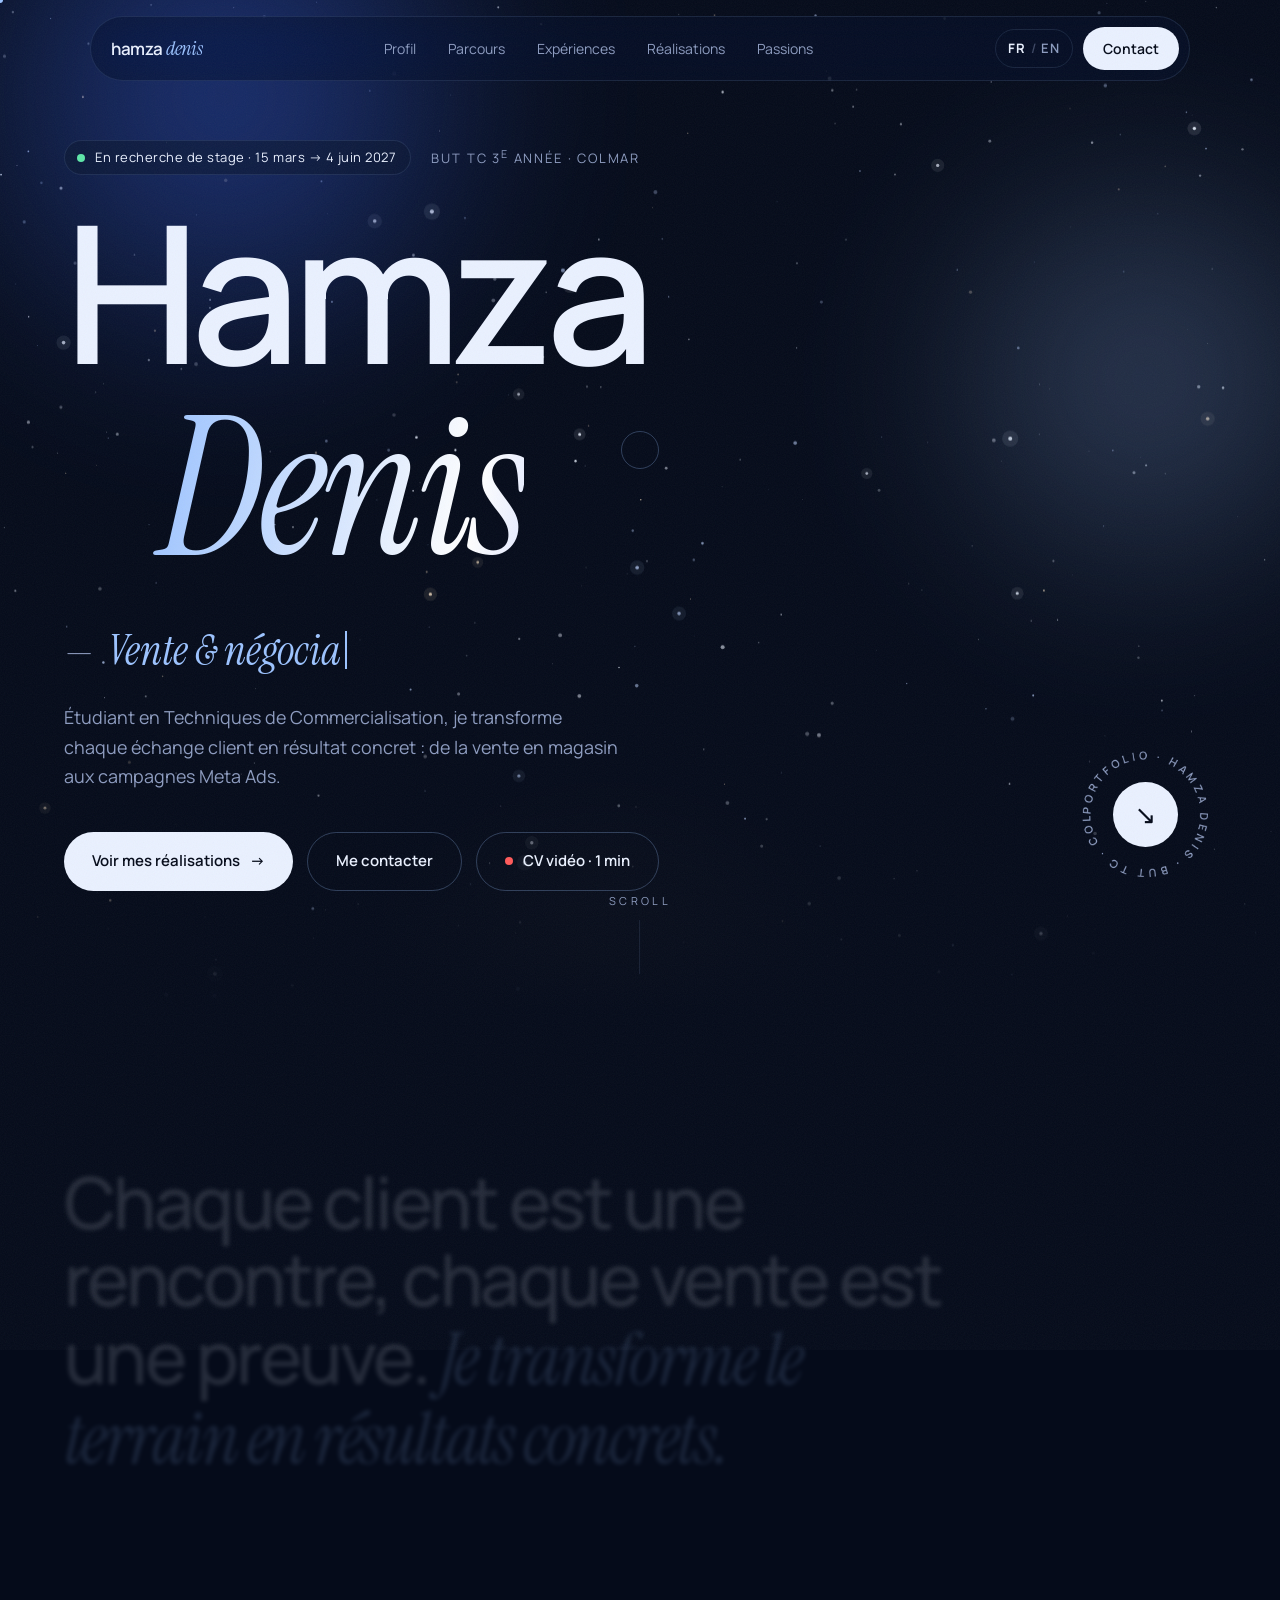
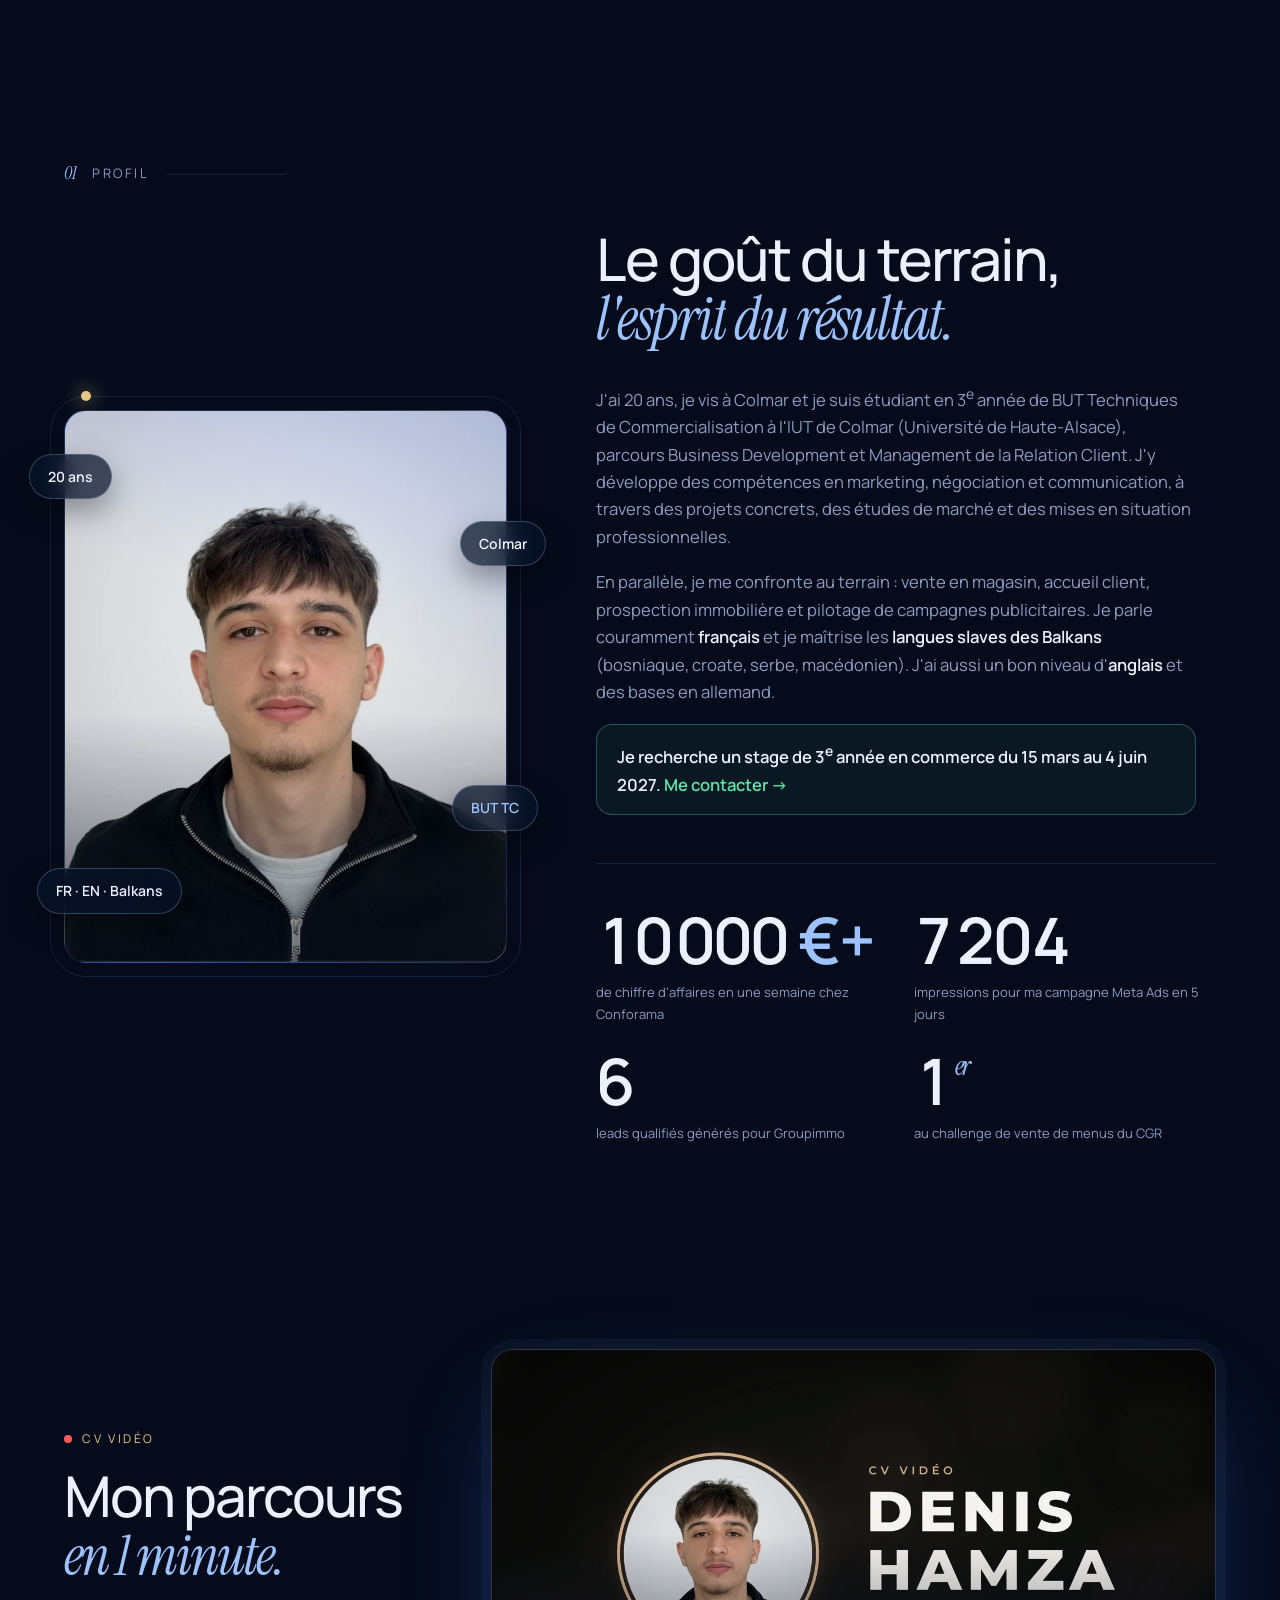
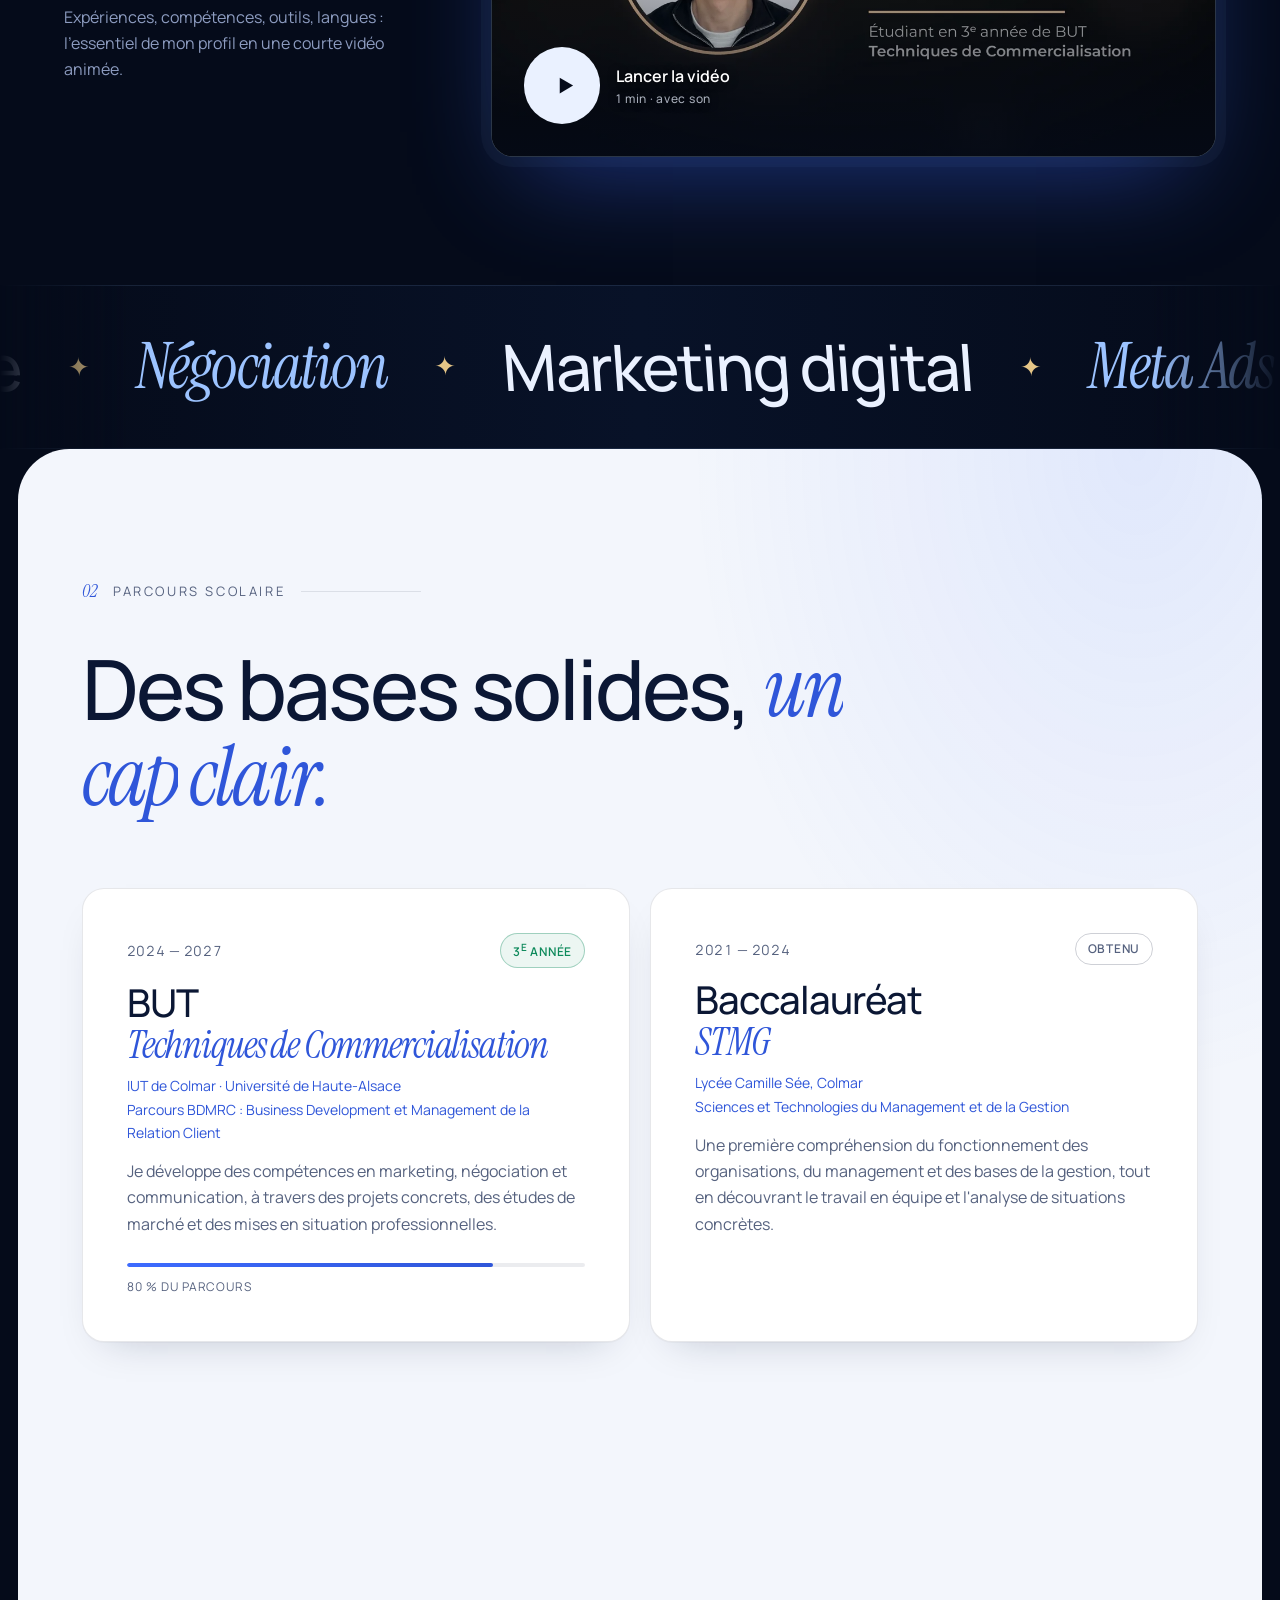
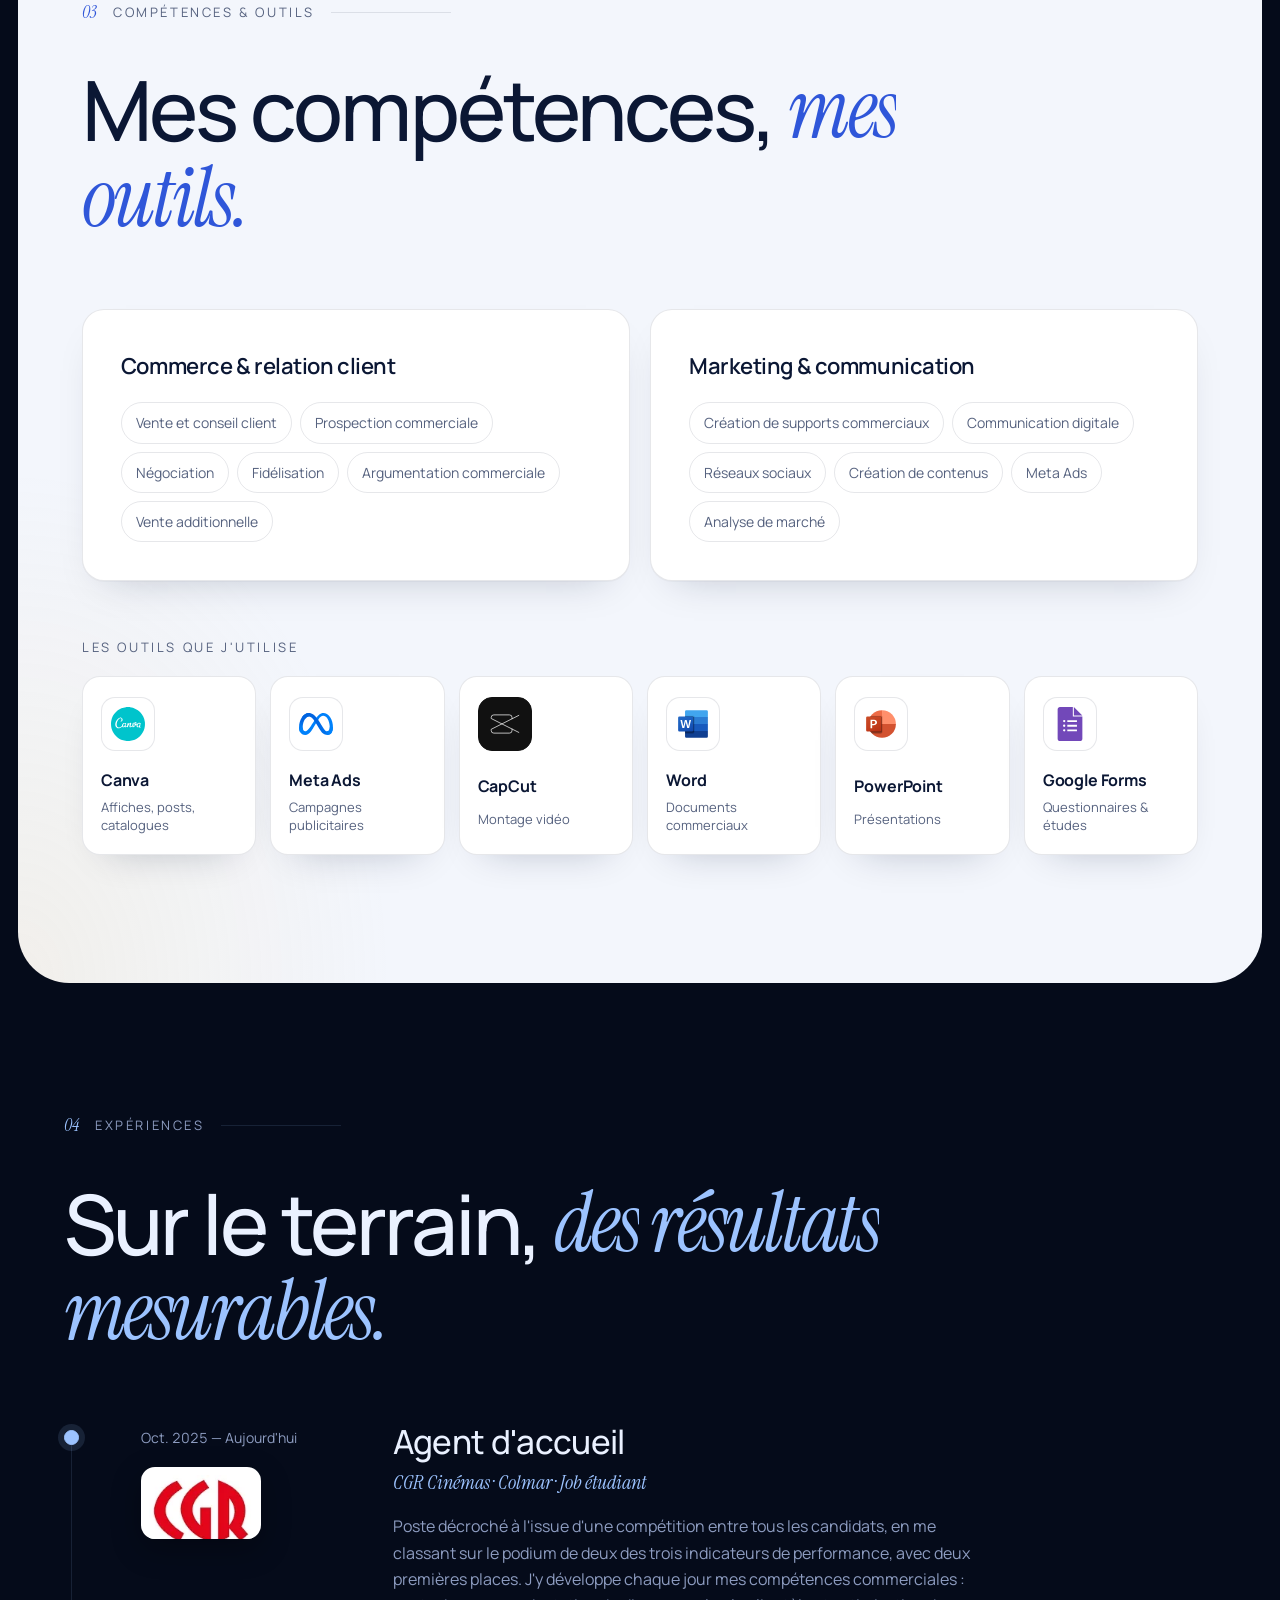
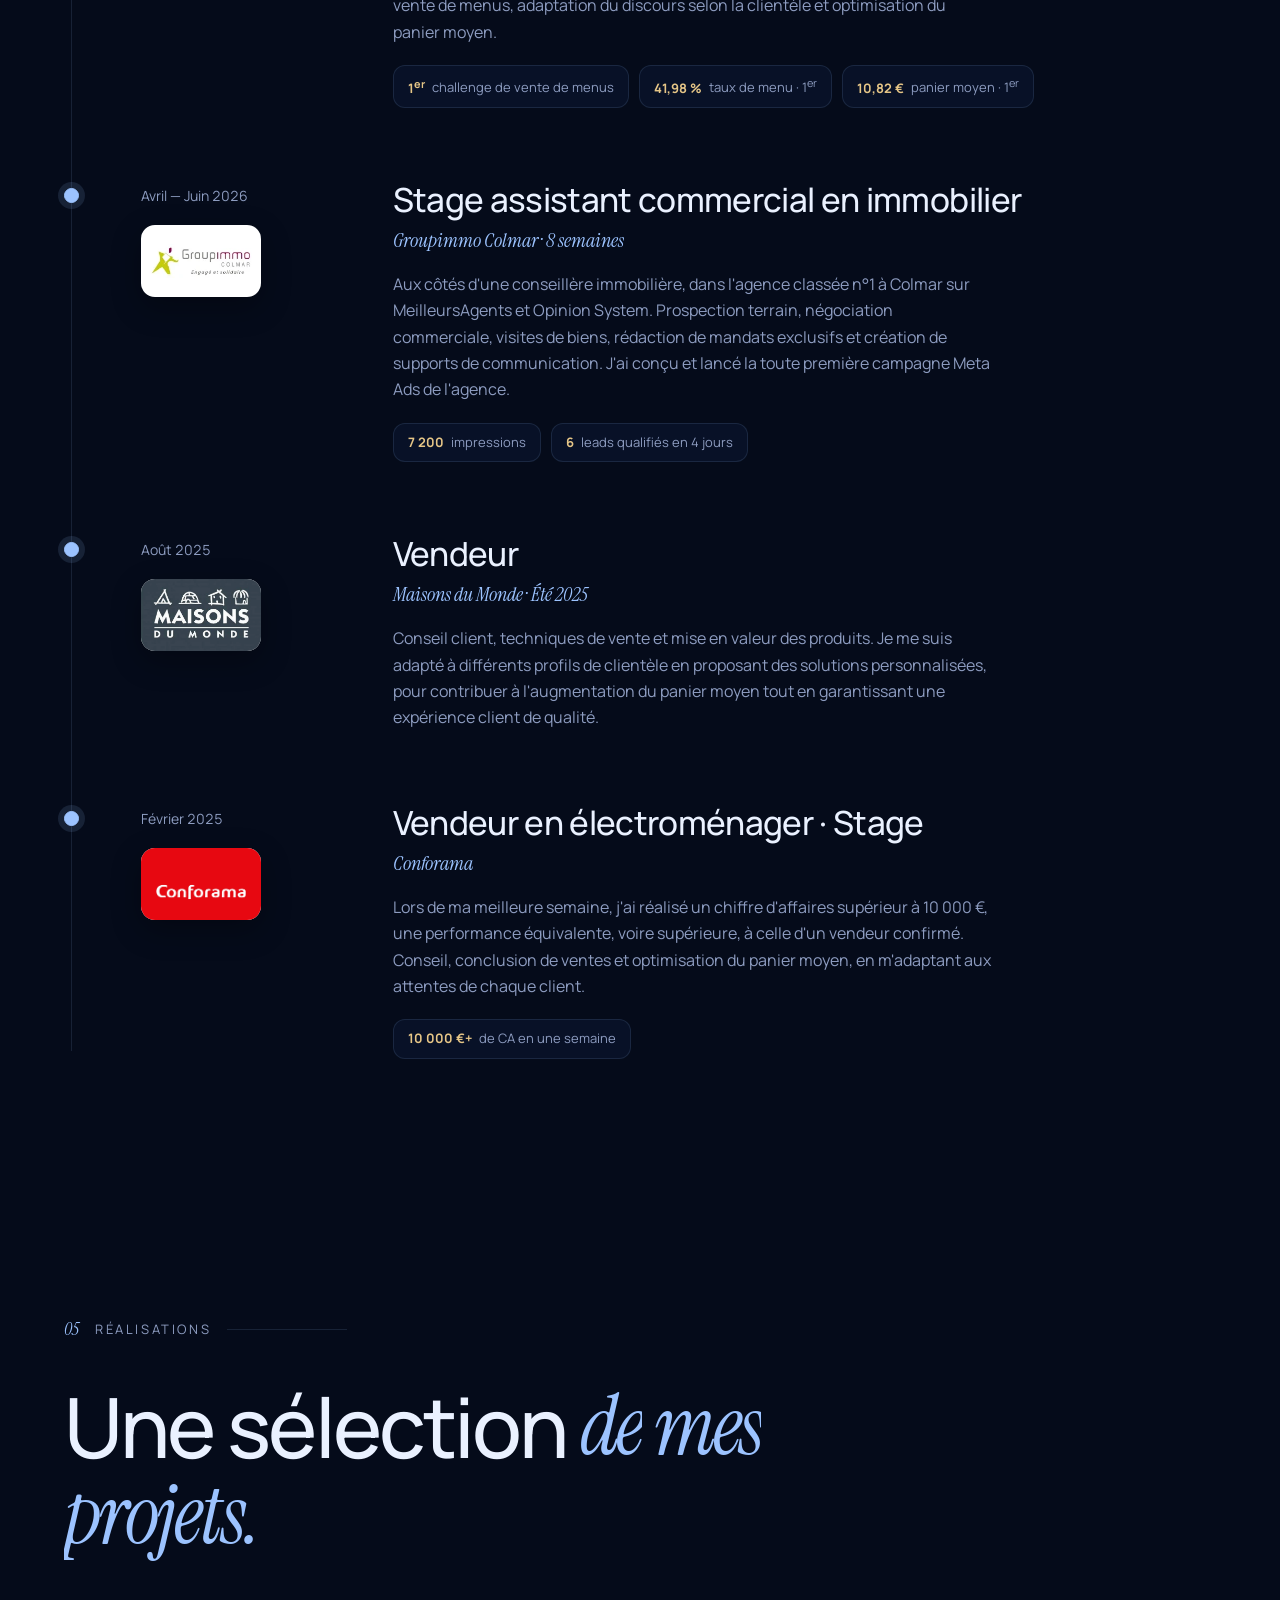
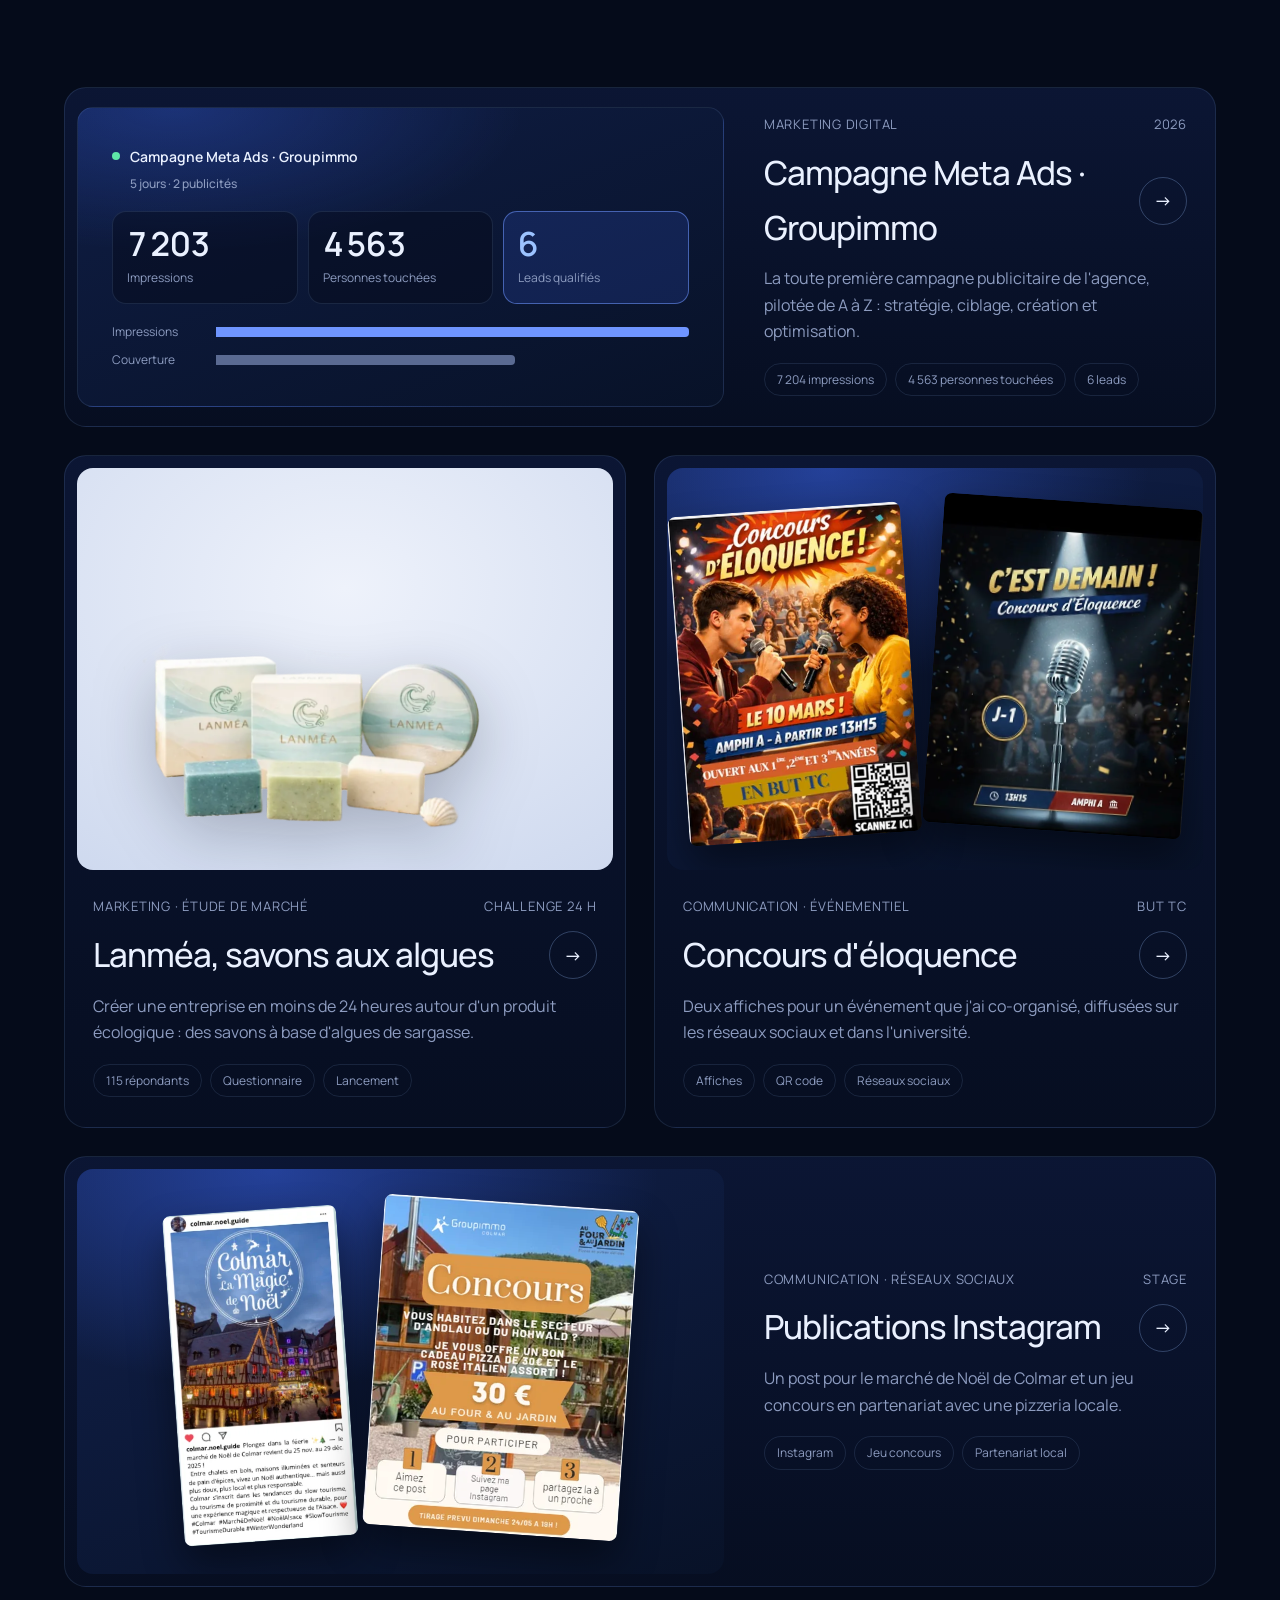
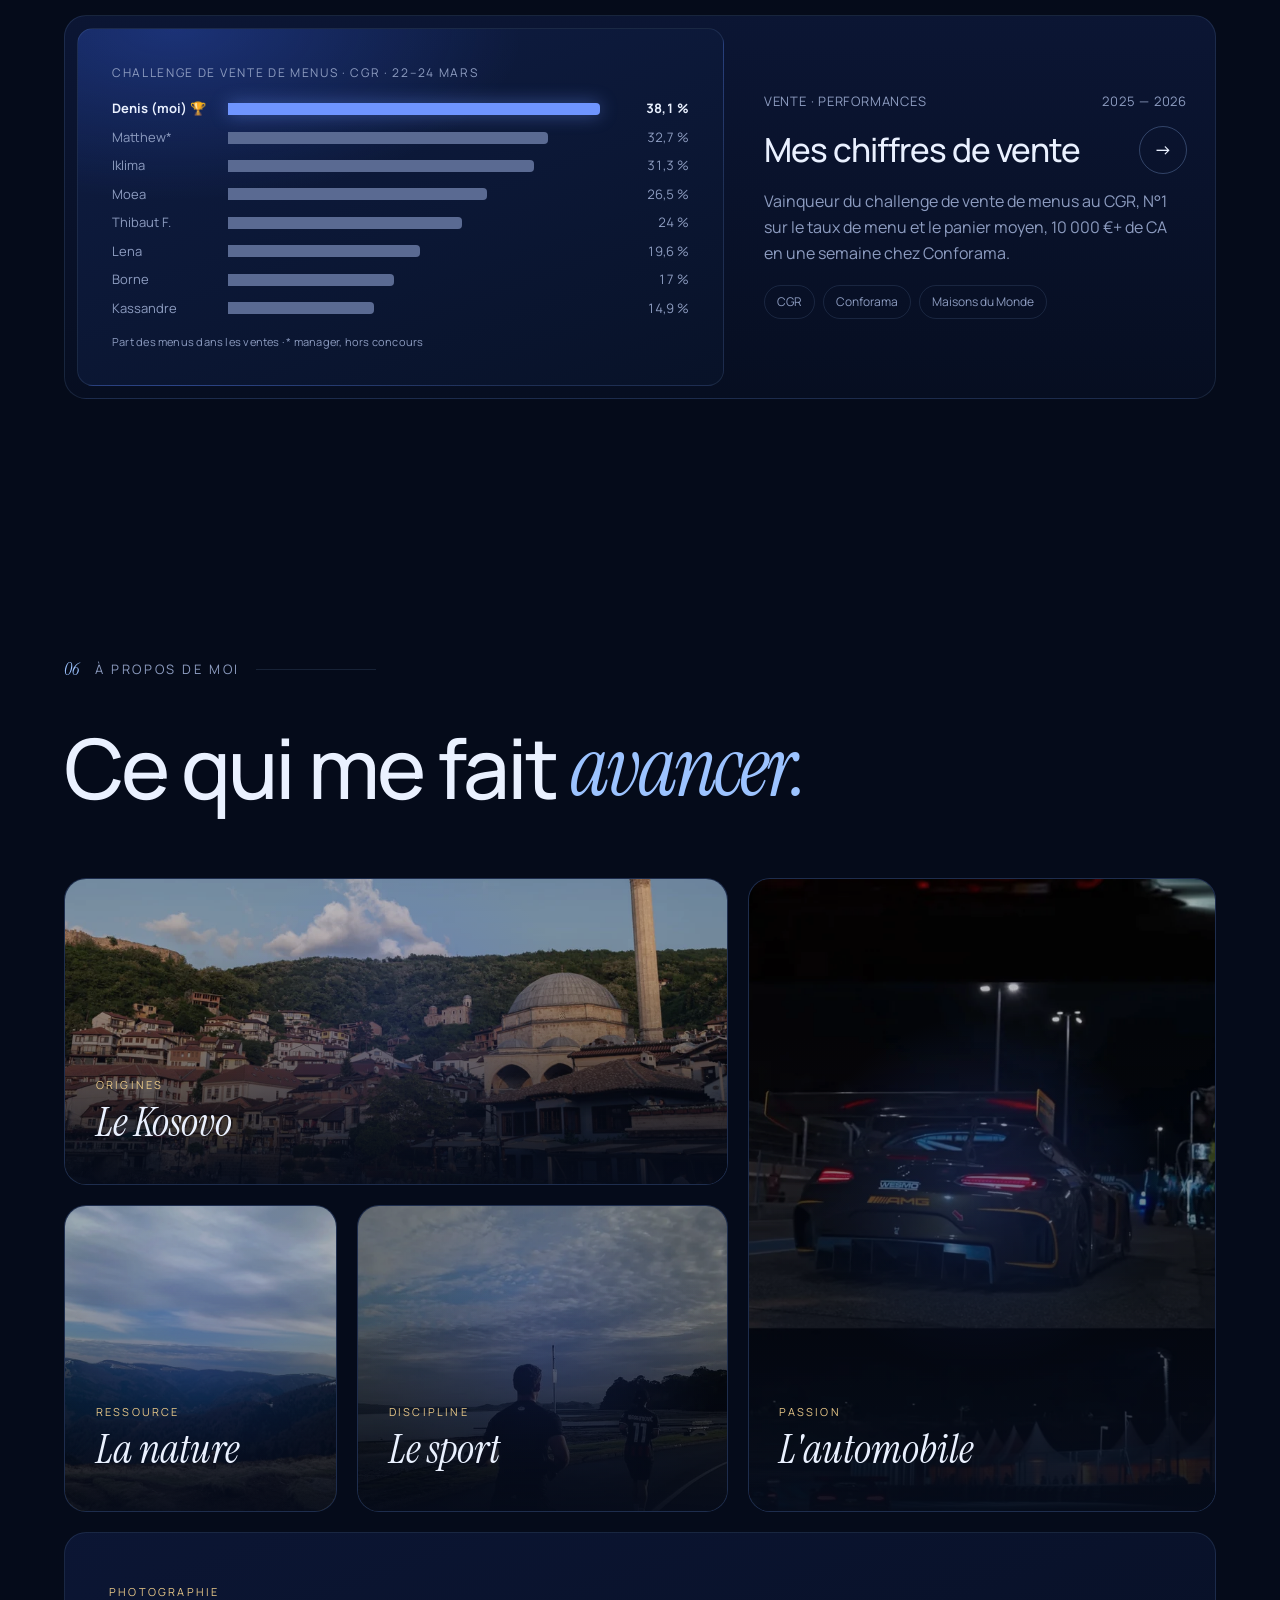
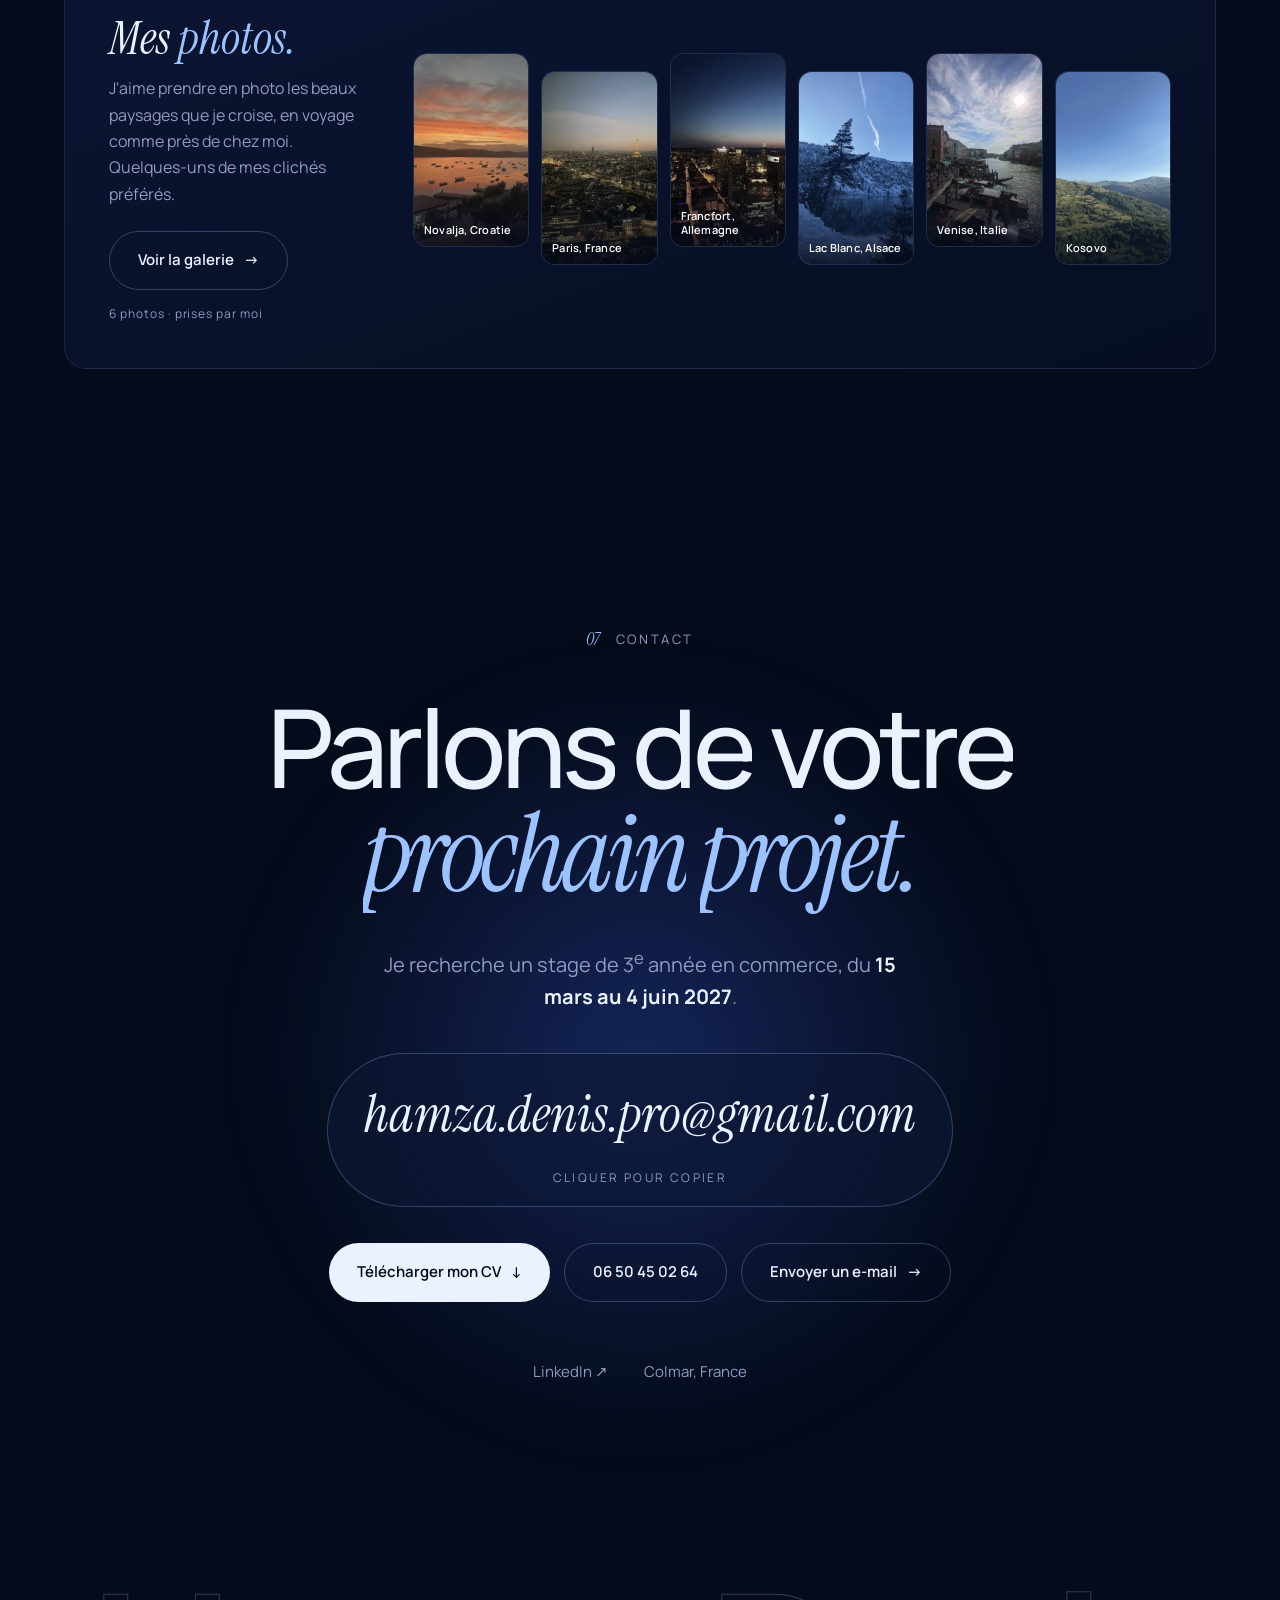
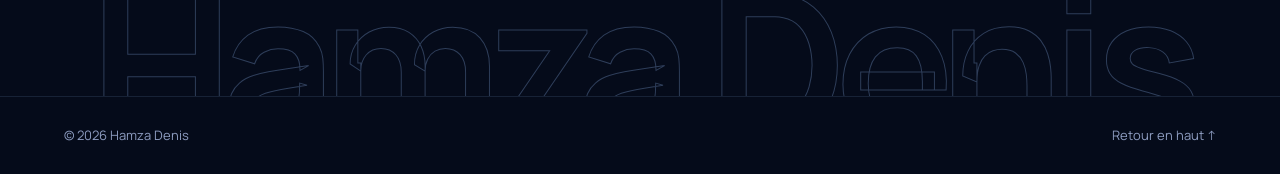
<file: index.html>
<!doctype html>
<html lang="fr">
<head>
  <meta charset="utf-8" />
  <meta name="viewport" content="width=device-width, initial-scale=1" />
  <title>Hamza Denis — Portfolio</title>
  <meta name="description" content="Hamza Denis, étudiant en BUT Techniques de Commercialisation à Colmar. Vente, marketing digital, communication." />
  <meta name="theme-color" content="#050b1a" />
  <meta property="og:title" content="Hamza Denis — Portfolio" />
  <meta property="og:description" content="Étudiant en BUT Techniques de Commercialisation à Colmar. Vente, marketing digital, communication." />
  <meta property="og:image" content="https://hamzadenispro.github.io/assets/img/og-image.jpg" />
  <meta property="og:url" content="https://hamzadenispro.github.io/" />
  <meta property="og:type" content="website" />
  <meta property="og:locale" content="fr_FR" />
  <meta name="twitter:card" content="summary_large_image" />
  <link rel="canonical" href="https://hamzadenispro.github.io/" />
  <link rel="alternate" hreflang="en" href="en.html" />
  <link rel="icon" href="data:image/svg+xml,%3Csvg xmlns='http://www.w3.org/2000/svg' viewBox='0 0 64 64'%3E%3Crect width='64' height='64' rx='14' fill='%230b1630'/%3E%3Ctext x='50%25' y='56%25' text-anchor='middle' dominant-baseline='middle' font-family='Georgia,serif' font-style='italic' font-size='30' fill='%239cc3ff'%3EHD%3C/text%3E%3C/svg%3E" />
  <link rel="preconnect" href="https://fonts.googleapis.com" />
  <link rel="preconnect" href="https://fonts.gstatic.com" crossorigin />
  <link href="https://fonts.googleapis.com/css2?family=Instrument+Serif:ital@0;1&family=Manrope:wght@300;400;500;600;700&display=swap" rel="stylesheet" />
  <link rel="stylesheet" href="styles.css?v=202610151306" />
</head>
<body class="is-loading">
  <div class="loader" aria-hidden="true">
    <div class="loader__inner">
      <span class="loader__mono">hamza <em>denis</em></span>
      <span class="loader__bar"><i></i></span>
      <span class="loader__count">0</span>
    </div>
  </div>

  <div class="cursor" aria-hidden="true"><div class="cursor__dot"></div><div class="cursor__ring"><span class="cursor__label"></span></div></div>
  <div class="grain" aria-hidden="true"></div>
  <div class="progress" aria-hidden="true"></div>

  <header class="nav">
    <a href="#top" class="nav__logo" data-magnetic aria-label="Accueil"><span>hamza</span> <em>denis</em></a>
    <nav class="nav__links" aria-label="Navigation principale">
      <a href="#profil">Profil</a>
      <a href="#parcours">Parcours</a>
      <a href="#experience">Expériences</a>
      <a href="#realisations">Réalisations</a>
      <a href="#passions">Passions</a>
    </nav>
    <div class="nav__right">
      <a href="en.html" class="lang" hreflang="en" lang="en" aria-label="English version"><b>FR</b><span>/</span>EN</a>
      <a href="#contact" class="btn btn--small" data-magnetic>Contact</a>
    </div>
    <button class="nav__burger" aria-label="Ouvrir le menu" aria-expanded="false"><span></span><span></span></button>
  </header>
  <div class="menu" aria-hidden="true" data-lenis-prevent>
    <a href="#profil">Profil</a>
    <a href="#parcours">Parcours</a>
    <a href="#experience">Expériences</a>
    <a href="#realisations">Réalisations</a>
    <a href="#passions">Passions</a>
    <a href="#contact">Contact</a>
    <a href="en.html" class="menu__lang" hreflang="en" lang="en">English version →</a>
  </div>

  <main id="top">
    <!-- ═════════════ HERO ═════════════ -->
    <section class="hero">
      <canvas class="hero__stars" aria-hidden="true"></canvas>
      <div class="hero__aurora" aria-hidden="true"><i></i><i></i><i></i></div>
      <div class="hero__content">
        <p class="hero__eyebrow reveal-up">
          <span class="status">En recherche de stage · 15 mars → 4 juin 2027</span>
          <span>BUT TC 3<sup>e</sup> année · Colmar</span>
        </p>
        <h1 class="hero__title" aria-label="Hamza Denis">
          <span class="line"><span class="split">Hamza</span></span>
          <span class="line"><em class="hero__last">Denis</em></span>
        </h1>
        <p class="hero__role reveal-up">
          <span class="hero__role-static">—</span>
          <span class="rotator" data-roles="Vente & négociation|Marketing digital|Communication|Relation client"></span>
        </p>
        <p class="hero__tagline reveal-up">
          Étudiant en Techniques de Commercialisation, je transforme chaque échange client en résultat concret&nbsp;: de la vente en magasin aux campagnes Meta&nbsp;Ads.
        </p>
        <div class="hero__cta reveal-up">
          <a href="#realisations" class="btn" data-magnetic>Voir mes réalisations <span class="arrow">→</span></a>
          <a href="#contact" class="btn btn--ghost" data-magnetic>Me contacter</a>
          <a href="#video" class="btn btn--ghost btn--video" data-magnetic data-play-video><span class="btn__dot"></span>CV vidéo · 1 min</a>
        </div>
      </div>
      <a href="#realisations" class="badge" aria-label="Voir les réalisations" data-magnetic>
        <svg viewBox="0 0 200 200" aria-hidden="true">
          <defs><path id="badge-circle" d="M100,100 m-78,0 a78,78 0 1,1 156,0 a78,78 0 1,1 -156,0" /></defs>
          <text><textPath href="#badge-circle">Portfolio · Hamza Denis · BUT TC · Colmar ·</textPath></text>
        </svg>
        <span class="badge__core">↘</span>
      </a>
      <a href="#profil" class="hero__scroll" aria-label="Défiler vers le profil">
        <span>Scroll</span><i></i>
      </a>
    </section>

    <!-- ═════════════ MANIFESTE ═════════════ -->
    <section class="manifesto" aria-label="En une phrase">
      <p class="manifesto__text" data-scrub>Chaque client est une rencontre, chaque vente est une preuve. <em>Je transforme le terrain en résultats concrets.</em></p>
    </section>

    <!-- ═════════════ PROFIL ═════════════ -->
    <section class="section about" id="profil">
      <div class="section__head">
        <span class="section__index">01</span>
        <h2 class="section__label">Profil</h2>
      </div>
      <div class="about__grid">
        <div class="about__visual reveal">
          <div class="portrait" data-tilt>
            <div class="portrait__inner">
              <img src="assets/img/hamza.webp" alt="Portrait de Hamza Denis" width="1400" height="1400" />
            </div>
            <div class="portrait__ring"></div>
            <span class="chip chip--1">20 ans</span>
            <span class="chip chip--2">Colmar</span>
            <span class="chip chip--3">BUT TC</span>
            <span class="chip chip--4">FR · EN · Balkans</span>
          </div>
        </div>
        <div class="about__text">
          <h3 class="display reveal" data-words>Le goût du terrain, <em>l'esprit du résultat.</em></h3>
          <div class="about__paras">
            <p class="reveal">J'ai 20 ans, je vis à Colmar et je suis étudiant en 3<sup>e</sup> année de BUT Techniques de Commercialisation à l'IUT de Colmar (Université de Haute-Alsace), parcours Business Development et Management de la Relation Client. J'y développe des compétences en marketing, négociation et communication, à travers des projets concrets, des études de marché et des mises en situation professionnelles.</p>
            <p class="reveal">En parallèle, je me confronte au terrain&nbsp;: vente en magasin, accueil client, prospection immobilière et pilotage de campagnes publicitaires. Je parle couramment <strong>français</strong> et je maîtrise les <strong>langues slaves des Balkans</strong> (bosniaque, croate, serbe, macédonien). J'ai aussi un bon niveau d'<strong>anglais</strong> et des bases en allemand.</p>
            <p class="reveal about__search"><strong>Je recherche un stage de 3<sup>e</sup> année en commerce du 15 mars au 4 juin 2027.</strong> <a href="#contact">Me contacter →</a></p>
          </div>
          <div class="stats">
            <div class="stat reveal">
              <div class="stat__value"><b data-count="10000">0</b><span> €+</span></div>
              <span class="stat__label">de chiffre d'affaires en une semaine chez Conforama</span>
            </div>
            <div class="stat reveal">
              <div class="stat__value"><b data-count="7204">0</b></div>
              <span class="stat__label">impressions pour ma campagne Meta Ads en 5 jours</span>
            </div>
            <div class="stat reveal">
              <div class="stat__value"><b data-count="6">0</b></div>
              <span class="stat__label">leads qualifiés générés pour Groupimmo</span>
            </div>
            <div class="stat reveal">
              <div class="stat__value"><b data-count="1">0</b><span class="stat__pre">er</span></div>
              <span class="stat__label">au challenge de vente de menus du CGR</span>
            </div>
          </div>
        </div>
      </div>
    </section>

    <!-- ═════════════ CV VIDÉO ═════════════ -->
    <section class="videocv" id="video" aria-label="CV vidéo de Hamza Denis">
      <div class="videocv__text reveal">
        <span class="videocv__kicker"><i></i>CV vidéo</span>
        <h3 class="videocv__title">Mon parcours <em>en 1 minute.</em></h3>
        <p class="videocv__lead">Expériences, compétences, outils, langues&nbsp;: l'essentiel de mon profil en une courte vidéo animée.</p>
      </div>
      <div class="videocv__frame reveal" data-video>
        <video preload="none" playsinline poster="assets/video/cv-video-poster.webp">
          <source src="assets/video/cv-video.mp4" type="video/mp4" />
        </video>
        <button class="videocv__play" type="button" aria-label="Lancer la vidéo">
          <span class="videocv__btn"><svg viewBox="0 0 24 24" aria-hidden="true"><path d="M8 5.5v13l11-6.5z" fill="currentColor"/></svg></span>
          <span class="videocv__meta">Lancer la vidéo<small>1 min · avec son</small></span>
        </button>
      </div>
    </section>

    <div class="marquee" aria-hidden="true">
      <div class="marquee__track">
        <span class="marquee__item">Vente</span><span class="marquee__item">Négociation</span><span class="marquee__item">Marketing digital</span><span class="marquee__item">Meta Ads</span><span class="marquee__item">Communication</span><span class="marquee__item">Étude de marché</span><span class="marquee__item">Relation client</span><span class="marquee__item">Prospection</span>
        <span class="marquee__item">Vente</span><span class="marquee__item">Négociation</span><span class="marquee__item">Marketing digital</span><span class="marquee__item">Meta Ads</span><span class="marquee__item">Communication</span><span class="marquee__item">Étude de marché</span><span class="marquee__item">Relation client</span><span class="marquee__item">Prospection</span>
      </div>
    </div>

    <div class="band band--light">
    <!-- ═════════════ PARCOURS ═════════════ -->
    <section class="section" id="parcours">
      <div class="section__head">
        <span class="section__index">02</span>
        <h2 class="section__label">Parcours scolaire</h2>
      </div>
      <h3 class="display reveal" data-words>Des bases solides, <em>un cap clair.</em></h3>
      <div class="edu">
        <article class="card edu__card reveal">
          <div class="edu__top">
            <span class="edu__years">2024 — 2027</span>
            <span class="pill pill--live">3<sup>e</sup> année</span>
          </div>
          <h4 class="edu__title">BUT <em>Techniques de Commercialisation</em></h4>
          <p class="edu__sub">IUT de Colmar · Université de Haute-Alsace<br />Parcours BDMRC : Business Development et Management de la Relation Client</p>
          <p class="edu__text">Je développe des compétences en marketing, négociation et communication, à travers des projets concrets, des études de marché et des mises en situation professionnelles.</p>
          <div class="edu__progress" data-start="2024-09-01" data-end="2027-06-30">
            <div class="edu__bar"><i></i></div>
            <span class="edu__pct"></span>
          </div>
        </article>
        <article class="card edu__card reveal">
          <div class="edu__top">
            <span class="edu__years">2021 — 2024</span>
            <span class="pill">Obtenu</span>
          </div>
          <h4 class="edu__title">Baccalauréat <em>STMG</em></h4>
          <p class="edu__sub">Lycée Camille Sée, Colmar<br />Sciences et Technologies du Management et de la Gestion</p>
          <p class="edu__text">Une première compréhension du fonctionnement des organisations, du management et des bases de la gestion, tout en découvrant le travail en équipe et l'analyse de situations concrètes.</p>
        </article>
      </div>
    </section>

    <!-- ═════════════ OUTILS ═════════════ -->
    <section class="section tools" id="outils">
      <div class="section__head">
        <span class="section__index">03</span>
        <h2 class="section__label">Compétences & outils</h2>
      </div>
      <h3 class="display reveal" data-words>Mes compétences, <em>mes outils.</em></h3>
      <div class="skillsets">
        <article class="card skillset reveal">
          <h4>Commerce &amp; relation client</h4>
          <ul class="tags"><li>Vente et conseil client</li><li>Prospection commerciale</li><li>Négociation</li><li>Fidélisation</li><li>Argumentation commerciale</li><li>Vente additionnelle</li></ul>
        </article>
        <article class="card skillset reveal">
          <h4>Marketing &amp; communication</h4>
          <ul class="tags"><li>Création de supports commerciaux</li><li>Communication digitale</li><li>Réseaux sociaux</li><li>Création de contenus</li><li>Meta Ads</li><li>Analyse de marché</li></ul>
        </article>
      </div>
      <p class="tools__head reveal">Les outils que j'utilise</p>
      <ul class="toolbox">
          <li class="tool reveal" style="transition-delay:0ms"><span class="tool__icon"><img src="assets/logos/canva.svg" alt="" width="30" height="30" /></span><b>Canva</b><small>Affiches, posts, catalogues</small></li>
          <li class="tool reveal" style="transition-delay:60ms"><span class="tool__icon"><img src="assets/logos/meta.svg" alt="" width="30" height="30" /></span><b>Meta Ads</b><small>Campagnes publicitaires</small></li>
          <li class="tool reveal" style="transition-delay:120ms"><span class="tool__icon tool__icon--dark"><img src="assets/logos/capcut.svg" alt="" width="30" height="30" /></span><b>CapCut</b><small>Montage vidéo</small></li>
          <li class="tool reveal" style="transition-delay:180ms"><span class="tool__icon"><img src="assets/logos/word.svg" alt="" width="30" height="30" /></span><b>Word</b><small>Documents commerciaux</small></li>
          <li class="tool reveal" style="transition-delay:240ms"><span class="tool__icon"><img src="assets/logos/powerpoint.svg" alt="" width="30" height="30" /></span><b>PowerPoint</b><small>Présentations</small></li>
          <li class="tool reveal" style="transition-delay:300ms"><span class="tool__icon"><img src="assets/logos/googleforms.svg" alt="" width="30" height="30" /></span><b>Google Forms</b><small>Questionnaires &amp; études</small></li>
      </ul>
    </section>
    </div>

    <!-- ═════════════ EXPÉRIENCES ═════════════ -->
    <section class="section experience" id="experience">
      <div class="section__head">
        <span class="section__index">04</span>
        <h2 class="section__label">Expériences</h2>
      </div>
      <h3 class="display reveal" data-words>Sur le terrain, <em>des résultats mesurables.</em></h3>
      <div class="timeline">
        <div class="timeline__line"><i></i></div>

        <article class="tl-item reveal">
          <div class="tl-item__side">
            <span class="tl-item__period">Oct. 2025 — Aujourd'hui</span>
            <div class="logo-tile"><img src="assets/img/logo-cgr.webp" alt="CGR Cinémas" loading="lazy" /></div>
          </div>
          <div class="tl-item__body">
            <h4 class="tl-item__role">Agent d'accueil</h4>
            <div class="tl-item__place">CGR Cinémas · Colmar · Job étudiant</div>
            <p class="tl-item__text">Poste décroché à l'issue d'une compétition entre tous les candidats, en me classant sur le podium de deux des trois indicateurs de performance, avec deux premières places. J'y développe chaque jour mes compétences commerciales&nbsp;: vente de menus, adaptation du discours selon la clientèle et optimisation du panier moyen.</p>
            <ul class="tl-item__kpis">
              <li><b>1<sup>er</sup></b> challenge de vente de menus</li>
              <li><b>41,98 %</b> taux de menu · 1<sup>er</sup></li>
              <li><b>10,82 €</b> panier moyen · 1<sup>er</sup></li>
            </ul>
          </div>
        </article>

        <article class="tl-item reveal">
          <div class="tl-item__side">
            <span class="tl-item__period">Avril — Juin 2026</span>
            <div class="logo-tile"><img src="assets/img/logo-groupimmo.webp" alt="Groupimmo Colmar" loading="lazy" /></div>
          </div>
          <div class="tl-item__body">
            <h4 class="tl-item__role">Stage assistant commercial en immobilier</h4>
            <div class="tl-item__place">Groupimmo Colmar · 8 semaines</div>
            <p class="tl-item__text">Aux côtés d'une conseillère immobilière, dans l'agence classée n°1 à Colmar sur MeilleursAgents et Opinion System. Prospection terrain, négociation commerciale, visites de biens, rédaction de mandats exclusifs et création de supports de communication. J'ai conçu et lancé la toute première campagne Meta Ads de l'agence.</p>
            <ul class="tl-item__kpis">
              <li><b>7 200</b> impressions</li>
              <li><b>6</b> leads qualifiés en 4 jours</li>
            </ul>
          </div>
        </article>

        <article class="tl-item reveal">
          <div class="tl-item__side">
            <span class="tl-item__period">Août 2025</span>
            <div class="logo-tile logo-tile--wide"><img src="assets/img/logo-mdm.webp" alt="Maisons du Monde" loading="lazy" /></div>
          </div>
          <div class="tl-item__body">
            <h4 class="tl-item__role">Vendeur</h4>
            <div class="tl-item__place">Maisons du Monde · Été 2025</div>
            <p class="tl-item__text">Conseil client, techniques de vente et mise en valeur des produits. Je me suis adapté à différents profils de clientèle en proposant des solutions personnalisées, pour contribuer à l'augmentation du panier moyen tout en garantissant une expérience client de qualité.</p>
          </div>
        </article>

        <article class="tl-item reveal">
          <div class="tl-item__side">
            <span class="tl-item__period">Février 2025</span>
            <div class="logo-tile logo-tile--wide"><img src="assets/img/logo-conforama.webp" alt="Conforama" loading="lazy" /></div>
          </div>
          <div class="tl-item__body">
            <h4 class="tl-item__role">Vendeur en électroménager · Stage</h4>
            <div class="tl-item__place">Conforama</div>
            <p class="tl-item__text">Lors de ma meilleure semaine, j'ai réalisé un chiffre d'affaires supérieur à 10 000 €, une performance équivalente, voire supérieure, à celle d'un vendeur confirmé. Conseil, conclusion de ventes et optimisation du panier moyen, en m'adaptant aux attentes de chaque client.</p>
            <ul class="tl-item__kpis">
              <li><b>10 000 €+</b> de CA en une semaine</li>
            </ul>
          </div>
        </article>
      </div>
    </section>

    <!-- ═════════════ RÉALISATIONS ═════════════ -->
    <section class="section projects" id="realisations">
      <div class="section__head">
        <span class="section__index">05</span>
        <h2 class="section__label">Réalisations</h2>
      </div>
      <div class="projects__head">
        <h3 class="display reveal" data-words>Une sélection <em>de mes projets.</em></h3>
        <div class="filters reveal" role="tablist" aria-label="Filtrer les réalisations">
          <button class="filter is-active" data-filter="all" role="tab" aria-selected="true">Tout</button>
          <button class="filter" data-filter="com" role="tab" aria-selected="false">Communication</button>
          <button class="filter" data-filter="mkt" role="tab" aria-selected="false">Marketing</button>
          <button class="filter" data-filter="digital" role="tab" aria-selected="false">Digital</button>
          <button class="filter" data-filter="vente" role="tab" aria-selected="false">Vente</button>
        </div>
      </div>

      <div class="projects__grid">
        <!-- Meta Ads -->
        <article class="card project project--wide reveal" data-cat="digital" tabindex="0" data-tilt data-cursor="Voir">
          <div class="project__media project__media--chart">
            <div class="dash">
              <div class="dash__head"><span class="dash__live"></span>Campagne Meta Ads · Groupimmo<small>5 jours · 2 publicités</small></div>
              <div class="dash__kpis">
                <div><b data-count="7204">0</b><span>Impressions</span></div>
                <div><b data-count="4563">0</b><span>Personnes touchées</span></div>
                <div class="is-key"><b data-count="6">0</b><span>Leads qualifiés</span></div>
              </div>
              <div class="dash__funnel">
                <div class="fbar" style="--v:1"><span>Impressions</span><i></i></div>
                <div class="fbar" style="--v:0.6334"><span>Couverture</span><i></i></div>
              </div>
            </div>
          </div>
          <div class="project__body">
            <div class="project__meta"><span>Marketing digital</span><span>2026</span></div>
            <h4 class="project__title">Campagne Meta Ads · Groupimmo<span class="project__arrow">→</span></h4>
            <p class="project__text">La toute première campagne publicitaire de l'agence, pilotée de A à Z&nbsp;: stratégie, ciblage, création et optimisation.</p>
            <ul class="tags"><li>7 204 impressions</li><li>4 563 personnes touchées</li><li>6 leads</li></ul>
          </div>
          <template class="project__detail">
            <p class="lb__kicker">Marketing digital · Groupimmo Colmar</p>
            <h3 class="lb__title">Création et gestion complète d'une campagne <em>Meta Ads</em></h3>
            <div class="lb__stats">
              <div><b>7 204</b><span>impressions</span></div>
              <div><b>4 563</b><span>personnes touchées</span></div>
              <div><b>6</b><span>leads qualifiés</span></div>
              <div><b>5 j</b><span>de diffusion</span></div>
            </div>
            <p>Lors de mon stage chez Groupimmo, j'ai eu l'opportunité de créer et piloter entièrement la première campagne publicitaire Meta Ads de l'entreprise.</p>
            <p>De la stratégie publicitaire jusqu'à la mise en ligne, j'ai réalisé l'intégralité du projet&nbsp;: conception de la campagne, ciblage de l'audience, création du contenu publicitaire et optimisation des performances.</p>
            <p>Grâce à cette stratégie, nous avons obtenu 6 leads qualifiés en quelques jours, un excellent résultat dans le secteur de l'immobilier. Ce projet démontre ma capacité à gérer une campagne de A à Z, à analyser ses performances et à obtenir des résultats concrets rapidement.</p>
            <div class="lb__gallery"><img src="assets/img/mkt-meta-ads.webp" alt="Tableau de bord Meta Ads" loading="lazy" /></div>
          </template>
        </article>

        <!-- Lanméa -->
        <article class="card project reveal" data-cat="mkt" tabindex="0" data-tilt data-cursor="Voir">
          <div class="project__media project__media--soft">
            <img src="assets/img/mkt-lanmea.webp" alt="Savons Lanméa à base d'algues de sargasse" loading="lazy" />
          </div>
          <div class="project__body">
            <div class="project__meta"><span>Marketing · Étude de marché</span><span>Challenge 24 h</span></div>
            <h4 class="project__title">Lanméa, savons aux algues<span class="project__arrow">→</span></h4>
            <p class="project__text">Créer une entreprise en moins de 24 heures autour d'un produit écologique&nbsp;: des savons à base d'algues de sargasse.</p>
            <ul class="tags"><li>115 répondants</li><li>Questionnaire</li><li>Lancement</li></ul>
          </div>
          <template class="project__detail">
            <p class="lb__kicker">Marketing · Analyse de marché</p>
            <h3 class="lb__title">Lanméa, <em>des savons à base d'algues de sargasse</em></h3>
            <p>Ce projet s'inscrivait dans un challenge de groupe consistant à créer une entreprise en moins de 24 heures, en respectant certains critères, notamment le développement d'un produit écologique et utile pour l'environnement.</p>
            <p>Mon groupe et moi avons choisi de concevoir des savons à base d'algues de sargasse, connues pour être nocives pour les écosystèmes marins lorsqu'elles prolifèrent.</p>
            <p>J'ai élaboré et diffusé un questionnaire, puis réalisé les tableaux statistiques pour évaluer l'intérêt des consommateurs. Les résultats nous ont permis de valider l'intérêt potentiel du produit auprès du public.</p>
            <p>Le projet avait un fort potentiel de concrétisation&nbsp;: points de vente identifiés, laboratoires de fabrication trouvés et étapes de commercialisation structurées. Tout était prêt pour un lancement.</p>
            <div class="lb__gallery lb__gallery--3">
              <img src="assets/img/mkt-lanmea.webp" alt="Visuel des savons Lanméa" loading="lazy" class="on-light" />
              <img src="assets/img/mkt-etude-1.webp" alt="Résultats de l'étude de marché (1)" loading="lazy" />
              <img src="assets/img/mkt-etude-2.webp" alt="Résultats de l'étude de marché (2)" loading="lazy" />
            </div>
          </template>
        </article>

        <!-- Concours d'éloquence -->
        <article class="card project reveal" data-cat="com" tabindex="0" data-tilt data-cursor="Voir">
          <div class="project__media project__media--duo">
            <img src="assets/img/com-eloquence.webp" alt="Affiche du Concours d'éloquence" loading="lazy" />
            <img src="assets/img/com-eloquence-j1.webp" alt="Affiche J-1 du Concours d'éloquence" loading="lazy" />
          </div>
          <div class="project__body">
            <div class="project__meta"><span>Communication · Événementiel</span><span>BUT TC</span></div>
            <h4 class="project__title">Concours d'éloquence<span class="project__arrow">→</span></h4>
            <p class="project__text">Deux affiches pour un événement que j'ai co-organisé, diffusées sur les réseaux sociaux et dans l'université.</p>
            <ul class="tags"><li>Affiches</li><li>QR code</li><li>Réseaux sociaux</li></ul>
          </div>
          <template class="project__detail">
            <p class="lb__kicker">Communication · Événementiel</p>
            <h3 class="lb__title">Affiches du <em>Concours d'éloquence</em></h3>
            <p>J'ai créé deux affiches pour promouvoir un événement dont j'étais l'un des organisateurs, avec des supports visuels clairs, attractifs et informatifs pour communiquer efficacement auprès du public.</p>
            <p>Ces affiches ont été diffusées sur les réseaux sociaux pour toucher une audience large et ciblée, et affichées au sein de l'université pour augmenter leur visibilité auprès des étudiants.</p>
            <p>J'y ai intégré un QR code pour faciliter l'accès aux informations et aux inscriptions&nbsp;: une démarche d'optimisation de l'expérience utilisateur et de conversion des prospects en participants.</p>
            <div class="lb__gallery lb__gallery--2">
              <img src="assets/img/com-eloquence.webp" alt="Affiche du Concours d'éloquence" loading="lazy" />
              <img src="assets/img/com-eloquence-j1.webp" alt="Affiche J-1" loading="lazy" />
            </div>
          </template>
        </article>

        <!-- Instagram -->
        <article class="card project project--wide reveal" data-cat="com" tabindex="0" data-tilt data-cursor="Voir">
          <div class="project__media project__media--duo">
            <img src="assets/img/com-noel.webp" alt="Publication Instagram sur le marché de Noël de Colmar" loading="lazy" />
            <img src="assets/img/com-concours.webp" alt="Publication Instagram du jeu concours" loading="lazy" />
          </div>
          <div class="project__body">
            <div class="project__meta"><span>Communication · Réseaux sociaux</span><span>Stage</span></div>
            <h4 class="project__title">Publications Instagram<span class="project__arrow">→</span></h4>
            <p class="project__text">Un post pour le marché de Noël de Colmar et un jeu concours en partenariat avec une pizzeria locale.</p>
            <ul class="tags"><li>Instagram</li><li>Jeu concours</li><li>Partenariat local</li></ul>
          </div>
          <template class="project__detail">
            <p class="lb__kicker">Communication · Réseaux sociaux</p>
            <h3 class="lb__title">Deux publications <em>Instagram</em></h3>
            <p><strong>Colmar, la magie de Noël.</strong> Une publication conçue pour mettre en avant le marché de Noël de Colmar. J'ai travaillé l'attractivité du contenu, le choix des images et la rédaction d'un message percutant pour capter l'attention du public cible.</p>
            <p><strong>Jeu concours.</strong> Ma tutrice de stage, commerciale dans le secteur du Hohwald, a mis en place un partenariat avec une pizzeria locale. Le principe&nbsp;: faire gagner un bon cadeau et une bouteille de rosé. En échange, la pizzeria gagnait en visibilité et en clientèle, et promouvait l'activité de ma tutrice auprès de ses propres clients.</p>
            <p>J'ai conçu ce jeu concours pour augmenter la visibilité du compte Instagram. Résultat&nbsp;: une vingtaine d'abonnés gagnés, un très bon résultat pour un compte récemment créé.</p>
            <div class="lb__gallery lb__gallery--2">
              <img src="assets/img/com-noel.webp" alt="Post marché de Noël de Colmar" loading="lazy" />
              <img src="assets/img/com-concours.webp" alt="Post jeu concours" loading="lazy" />
            </div>
          </template>
        </article>


        <!-- Performances vente -->
        <article class="card project project--wide reveal" data-cat="vente" tabindex="0" data-tilt data-cursor="Voir">
          <div class="project__media project__media--chart">
      <figure class="chart" aria-label="Classement du challenge de vente de menus">
        <figcaption class="chart__title">Challenge de vente de menus · CGR · 22–24 mars</figcaption>
        <ol class="bars">
          <li class="bar is-me" style="--v:0.9525" tabindex="0" data-tip="37 menus sur 97 ventes"><span class="bar__name">Denis (moi)</span><span class="bar__track"><i></i></span><span class="bar__val">38,1 %</span></li>
          <li class="bar" style="--v:0.8175" tabindex="0" data-tip="17 menus sur 52 ventes"><span class="bar__name">Matthew*</span><span class="bar__track"><i></i></span><span class="bar__val">32,7 %</span></li>
          <li class="bar" style="--v:0.7825" tabindex="0" data-tip="56 menus sur 179 ventes"><span class="bar__name">Iklima</span><span class="bar__track"><i></i></span><span class="bar__val">31,3 %</span></li>
          <li class="bar" style="--v:0.6625" tabindex="0" data-tip="13 menus sur 49 ventes"><span class="bar__name">Moea</span><span class="bar__track"><i></i></span><span class="bar__val">26,5 %</span></li>
          <li class="bar" style="--v:0.6000" tabindex="0" data-tip="25 menus sur 104 ventes"><span class="bar__name">Thibaut F.</span><span class="bar__track"><i></i></span><span class="bar__val">24 %</span></li>
          <li class="bar" style="--v:0.4900" tabindex="0" data-tip="10 menus sur 51 ventes"><span class="bar__name">Lena</span><span class="bar__track"><i></i></span><span class="bar__val">19,6 %</span></li>
          <li class="bar" style="--v:0.4250" tabindex="0" data-tip="69 menus sur 406 ventes"><span class="bar__name">Borne</span><span class="bar__track"><i></i></span><span class="bar__val">17 %</span></li>
          <li class="bar" style="--v:0.3725" tabindex="0" data-tip="7 menus sur 47 ventes"><span class="bar__name">Kassandre</span><span class="bar__track"><i></i></span><span class="bar__val">14,9 %</span></li>
        </ol>
        <p class="chart__note">Part des menus dans les ventes · * manager, hors concours</p>
      </figure>
          </div>
          <div class="project__body">
            <div class="project__meta"><span>Vente · Performances</span><span>2025 — 2026</span></div>
            <h4 class="project__title">Mes chiffres de vente<span class="project__arrow">→</span></h4>
            <p class="project__text">Vainqueur du challenge de vente de menus au CGR, N°1 sur le taux de menu et le panier moyen, 10 000 €+ de CA en une semaine chez Conforama.</p>
            <ul class="tags"><li>CGR</li><li>Conforama</li><li>Maisons du Monde</li></ul>
          </div>
          <template class="project__detail">
            <p class="lb__kicker">Vente · Performances</p>
            <h3 class="lb__title">Des résultats <em>qui parlent d'eux-mêmes</em></h3>
            <div class="lb__stats">
              <div><b>41,98 %</b><span>taux de menu · 1<sup>er</sup></span></div>
              <div><b>10,82 €</b><span>panier moyen · 1<sup>er</sup></span></div>
              <div><b>38,1 %</b><span>challenge menus · 1<sup>er</sup></span></div>
              <div><b>10 000 €+</b><span>CA en une semaine</span></div>
            </div>
            <div class="lb__chart">
      <figure class="chart" aria-label="Classement du challenge de vente de menus">
        <figcaption class="chart__title">Challenge de vente de menus · CGR · 22–24 mars</figcaption>
        <ol class="bars">
          <li class="bar is-me" style="--v:0.9525" tabindex="0" data-tip="37 menus sur 97 ventes"><span class="bar__name">Denis (moi)</span><span class="bar__track"><i></i></span><span class="bar__val">38,1 %</span></li>
          <li class="bar" style="--v:0.8175" tabindex="0" data-tip="17 menus sur 52 ventes"><span class="bar__name">Matthew*</span><span class="bar__track"><i></i></span><span class="bar__val">32,7 %</span></li>
          <li class="bar" style="--v:0.7825" tabindex="0" data-tip="56 menus sur 179 ventes"><span class="bar__name">Iklima</span><span class="bar__track"><i></i></span><span class="bar__val">31,3 %</span></li>
          <li class="bar" style="--v:0.6625" tabindex="0" data-tip="13 menus sur 49 ventes"><span class="bar__name">Moea</span><span class="bar__track"><i></i></span><span class="bar__val">26,5 %</span></li>
          <li class="bar" style="--v:0.6000" tabindex="0" data-tip="25 menus sur 104 ventes"><span class="bar__name">Thibaut F.</span><span class="bar__track"><i></i></span><span class="bar__val">24 %</span></li>
          <li class="bar" style="--v:0.4900" tabindex="0" data-tip="10 menus sur 51 ventes"><span class="bar__name">Lena</span><span class="bar__track"><i></i></span><span class="bar__val">19,6 %</span></li>
          <li class="bar" style="--v:0.4250" tabindex="0" data-tip="69 menus sur 406 ventes"><span class="bar__name">Borne</span><span class="bar__track"><i></i></span><span class="bar__val">17 %</span></li>
          <li class="bar" style="--v:0.3725" tabindex="0" data-tip="7 menus sur 47 ventes"><span class="bar__name">Kassandre</span><span class="bar__track"><i></i></span><span class="bar__val">14,9 %</span></li>
        </ol>
        <p class="chart__note">Part des menus dans les ventes · * manager, hors concours</p>
      </figure>
            </div>
            <p><strong>CGR Colmar.</strong> Je me classe numéro 1 dans deux des trois catégories&nbsp;: le taux de vente de menus et le panier moyen. Ce job étudiant me permet de développer mes compétences en relation client, en conseil, en vente additionnelle et en satisfaction client.</p>
            <p><strong>Challenge de vente de menus.</strong> Du 22 au 24 mars, un concours a été organisé entre les vendeurs du cinéma. J'ai terminé premier avec 38,1 % de taux de vente de menus, devant l'ensemble de l'équipe, manager compris.</p>
            <blockquote class="lb__quote">
              <p>« Voici les résultats des ventes des deux menus du 22 au 24 mars. Un grand bravo à Iklima et Denis pour leur excellent travail&nbsp;! »</p>
              <cite>Message de la direction du CGR Colmar</cite>
            </blockquote>
            <p><strong>Maisons du Monde.</strong> Vendeur durant la période estivale, j'ai renforcé mes compétences en conseil client, en mise en valeur des produits et en techniques de vente dans un environnement exigeant.</p>
            <p><strong>Conforama.</strong> Lors de ma meilleure semaine de stage, j'ai réalisé plus de 10 000 € de chiffre d'affaires, en atteignant, voire dépassant, les objectifs fixés.</p>
            <p class="lb__sub">Les tableaux d'origine</p>
            <div class="lb__gallery lb__gallery--3">
              <img src="assets/img/vente-cgr-kpi.webp" alt="Classement des indicateurs de vente au CGR" loading="lazy" />
              <img src="assets/img/vente-cgr-menus.webp" alt="Résultats des ventes de menus au CGR" loading="lazy" />
              <img src="assets/img/vente-badge-mdm.webp" alt="Badge vendeur Maisons du Monde" loading="lazy" class="on-light" />
            </div>
          </template>
        </article>
      </div>
    </section>

    <!-- ═════════════ PASSIONS ═════════════ -->
    <section class="section" id="passions">
      <div class="section__head">
        <span class="section__index">06</span>
        <h2 class="section__label">À propos de moi</h2>
      </div>
      <h3 class="display reveal" data-words>Ce qui me fait <em>avancer.</em></h3>
      <div class="bento">
        <article class="passion passion--kosovo reveal">
          <img src="assets/img/passion-kosovo.webp" alt="Prizren, Kosovo" loading="lazy" />
          <div class="passion__body">
            <span class="passion__tag">Origines</span>
            <h4>Le Kosovo</h4>
            <p>Je suis né au Kosovo et j'y ai grandi jusqu'à l'âge de 6 ans. En 2012, je suis arrivé en France.</p>
          </div>
        </article>
        <article class="passion passion--auto reveal">
          <img src="assets/img/passion-auto.webp" alt="Voitures de course de nuit" loading="lazy" />
          <div class="passion__body">
            <span class="passion__tag">Passion</span>
            <h4>L'automobile</h4>
            <p>Elle me passionne depuis mon plus jeune âge, un intérêt qui guide aujourd'hui mon parcours.</p>
          </div>
        </article>
        <article class="passion passion--nature reveal">
          <img src="assets/img/passion-nature.webp" alt="Paysage de montagne" loading="lazy" />
          <div class="passion__body">
            <span class="passion__tag">Ressource</span>
            <h4>La nature</h4>
            <p>Un véritable refuge. Observer les paysages ou écouter les sons de l'environnement me permet de me recentrer, de prendre du recul et de retrouver de l'énergie.</p>
          </div>
        </article>
        <article class="passion passion--sport reveal">
          <img src="assets/img/passion-sport.webp" alt="Course à pied au bord d'un lac" loading="lazy" />
          <div class="passion__body">
            <span class="passion__tag">Discipline</span>
            <h4>Le sport</h4>
            <p>J'ai perdu beaucoup de poids et parcouru beaucoup de chemin. Aujourd'hui&nbsp;: musculation, course à pied et football.</p>
          </div>
        </article>
      </div>
      <div class="photo reveal">
        <div class="photo__text">
          <span class="passion__tag">Photographie</span>
          <h4 class="photo__title">Mes <em>photos.</em></h4>
          <p>J'aime prendre en photo les beaux paysages que je croise, en voyage comme près de chez moi. Quelques-uns de mes clichés préférés.</p>
          <button class="btn btn--ghost photo__open" type="button" data-shot="0">Voir la galerie <span class="arrow">→</span></button>
          <small class="photo__count">6 photos · prises par moi</small>
        </div>
        <div class="photo__strip">
          <button class="shot" type="button" data-shot="0" data-cursor="Voir" style="--d:0ms">
            <img src="assets/img/photos/novalja-thumb.webp" alt="Coucher de soleil sur la baie de Novalja" loading="lazy" />
            <span class="shot__place">Novalja, Croatie</span>
          </button>
          <button class="shot" type="button" data-shot="1" data-cursor="Voir" style="--d:70ms">
            <img src="assets/img/photos/paris-thumb.webp" alt="Paris à l'heure bleue, avec la tour Eiffel" loading="lazy" />
            <span class="shot__place">Paris, France</span>
          </button>
          <button class="shot" type="button" data-shot="2" data-cursor="Voir" style="--d:140ms">
            <img src="assets/img/photos/francfort-thumb.webp" alt="Francfort de nuit, vue sur les gratte-ciel" loading="lazy" />
            <span class="shot__place">Francfort, Allemagne</span>
          </button>
          <button class="shot" type="button" data-shot="3" data-cursor="Voir" style="--d:210ms">
            <img src="assets/img/photos/lac-blanc-thumb.webp" alt="Le Lac Blanc enneigé en hiver" loading="lazy" />
            <span class="shot__place">Lac Blanc, Alsace</span>
          </button>
          <button class="shot" type="button" data-shot="4" data-cursor="Voir" style="--d:280ms">
            <img src="assets/img/photos/venise-thumb.webp" alt="Le Grand Canal de Venise en plein soleil" loading="lazy" />
            <span class="shot__place">Venise, Italie</span>
          </button>
          <button class="shot" type="button" data-shot="5" data-cursor="Voir" style="--d:350ms">
            <img src="assets/img/photos/kosovo-thumb.webp" alt="Collines verdoyantes au Kosovo" loading="lazy" />
            <span class="shot__place">Kosovo</span>
          </button>
        </div>
      </div>
    </section>

    <!-- ═════════════ CONTACT ═════════════ -->
    <section class="section contact" id="contact">
      <div class="contact__glow" aria-hidden="true"></div>
      <div class="section__head">
        <span class="section__index">07</span>
        <h2 class="section__label">Contact</h2>
      </div>
      <h3 class="contact__title reveal" data-words>Parlons de votre <em>prochain projet.</em></h3>
      <p class="contact__lead reveal">Je recherche un stage de 3<sup>e</sup> année en commerce, du <strong>15 mars au 4 juin 2027</strong>.</p>
      <button class="contact__email reveal" data-email="hamza.denis.pro@gmail.com" data-magnetic>
        <span>hamza.denis.pro@gmail.com</span>
        <small>Cliquer pour copier</small>
      </button>
      <div class="contact__actions reveal">
        <a class="btn" href="assets/CV-Hamza-Denis.pdf" download data-magnetic>Télécharger mon CV <span class="arrow">↓</span></a>
        <a class="btn btn--ghost" href="tel:+33650450264" data-magnetic>06 50 45 02 64</a>
        <a class="btn btn--ghost" href="mailto:hamza.denis.pro@gmail.com" data-magnetic>Envoyer un e-mail <span class="arrow">→</span></a>
      </div>
      <ul class="contact__socials reveal">
        <li><a href="https://www.linkedin.com/in/denis-hamza-7693b5358" target="_blank" rel="noopener">LinkedIn ↗</a></li>
        <li><span>Colmar, France</span></li>
      </ul>
    </section>
  </main>

  <div class="bigname" aria-hidden="true"><span data-fill>Hamza Denis</span></div>

  <footer class="footer">
    <span>© <span data-year>2026</span> Hamza Denis</span>
    <a href="#top" class="footer__top" data-magnetic>Retour en haut ↑</a>
  </footer>

  <!-- Lightbox -->
  <div class="lb" role="dialog" aria-modal="true" aria-label="Détail de la réalisation" hidden>
    <div class="lb__backdrop" data-close></div>
    <div class="lb__panel" data-lenis-prevent>
      <button class="lb__close" data-close aria-label="Fermer">✕</button>
      <div class="lb__content"></div>
    </div>
  </div>

  <!-- Photo gallery -->
  <div class="gallery" role="dialog" aria-modal="true" aria-label="Galerie photo" hidden data-lenis-prevent>
    <ul class="gallery__data" hidden><li data-src="assets/img/photos/novalja.webp" data-place="Novalja, Croatie" data-alt="Coucher de soleil sur la baie de Novalja"></li><li data-src="assets/img/photos/paris.webp" data-place="Paris, France" data-alt="Paris à l'heure bleue, avec la tour Eiffel"></li><li data-src="assets/img/photos/francfort.webp" data-place="Francfort, Allemagne" data-alt="Francfort de nuit, vue sur les gratte-ciel"></li><li data-src="assets/img/photos/lac-blanc.webp" data-place="Lac Blanc, Alsace" data-alt="Le Lac Blanc enneigé en hiver"></li><li data-src="assets/img/photos/venise.webp" data-place="Venise, Italie" data-alt="Le Grand Canal de Venise en plein soleil"></li><li data-src="assets/img/photos/kosovo.webp" data-place="Kosovo" data-alt="Collines verdoyantes au Kosovo"></li></ul>
    <button class="gallery__close" type="button" aria-label="Fermer la galerie">✕</button>
    <button class="gallery__nav gallery__nav--prev" type="button" aria-label="Photo précédente">←</button>
    <figure class="gallery__stage">
      <img class="gallery__img" alt="" />
      <figcaption><span class="gallery__place"></span><span class="gallery__count"></span></figcaption>
    </figure>
    <button class="gallery__nav gallery__nav--next" type="button" aria-label="Photo suivante">→</button>
  </div>

  <div class="toast" role="status" aria-live="polite"></div>

  <script src="assets/vendor/lenis.min.js" defer></script>
  <script src="script.js?v=202610100816" defer></script>
</body>
</html>
</file>
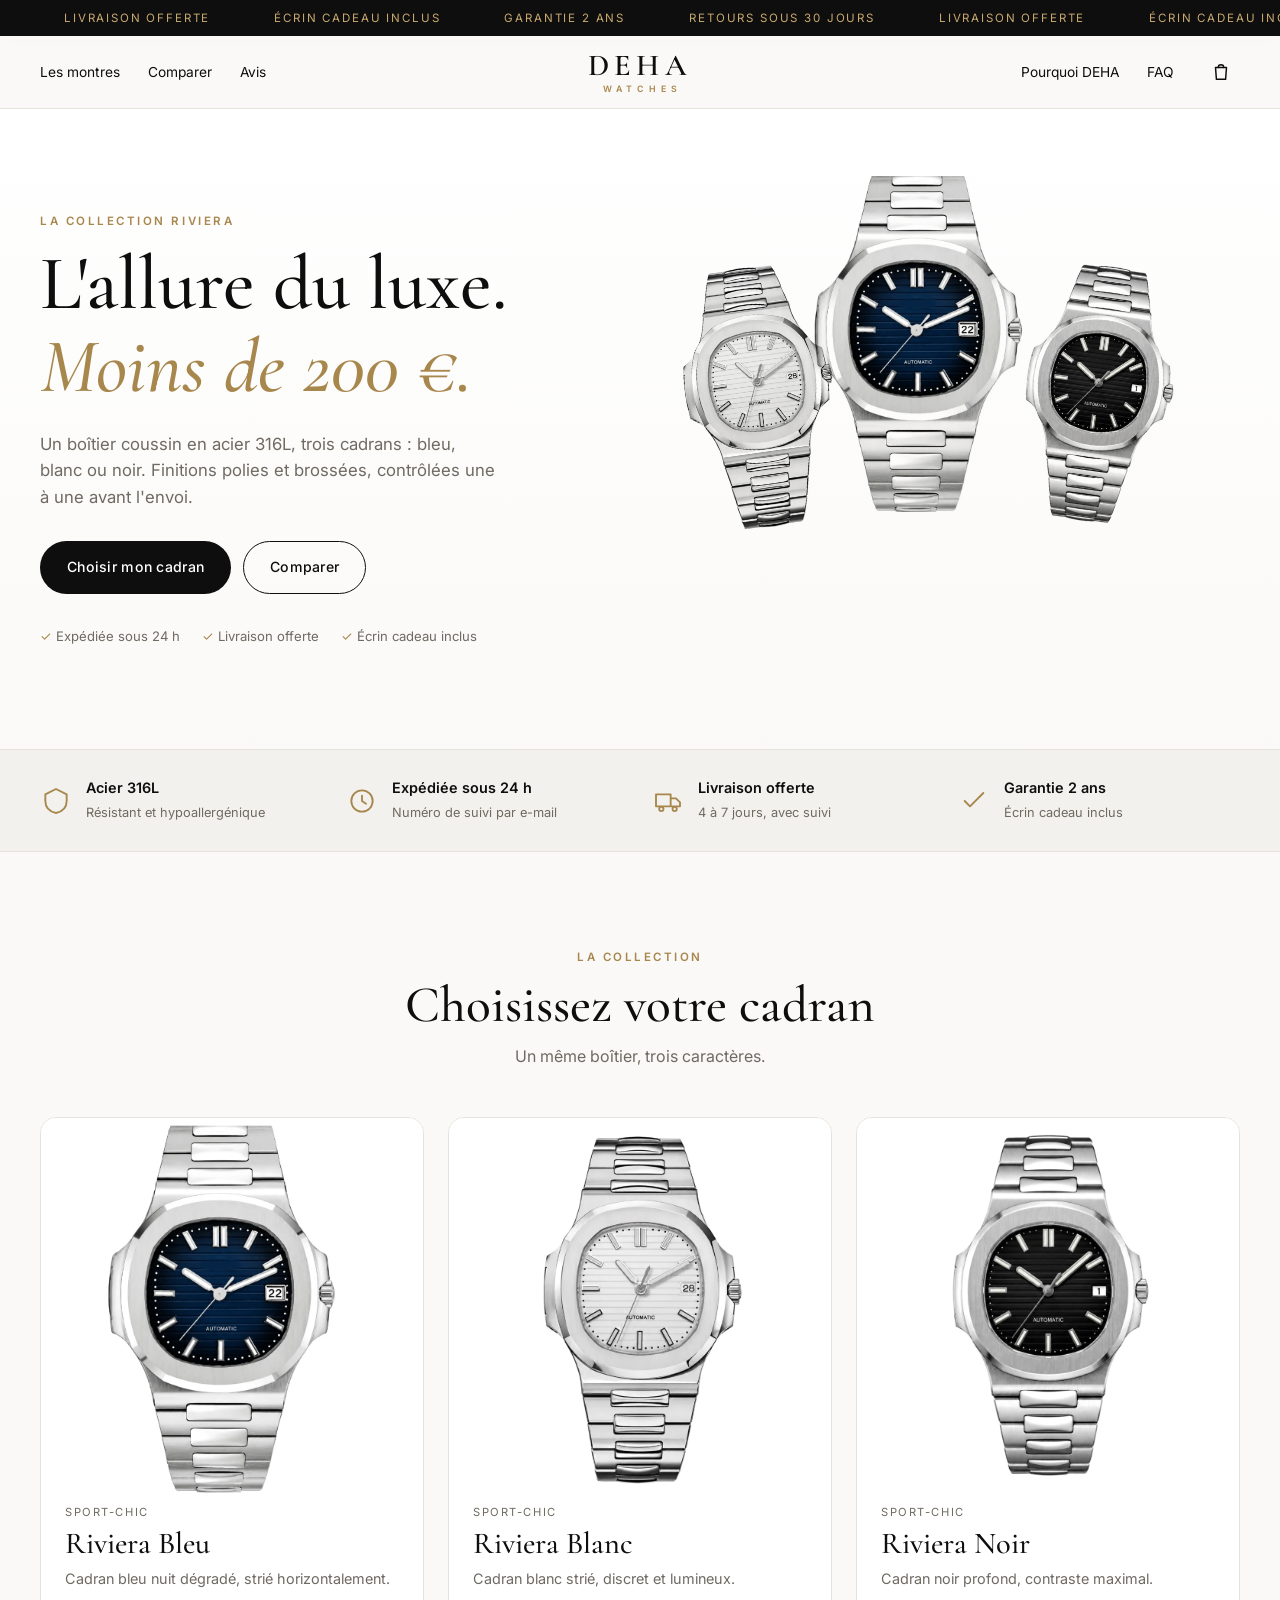
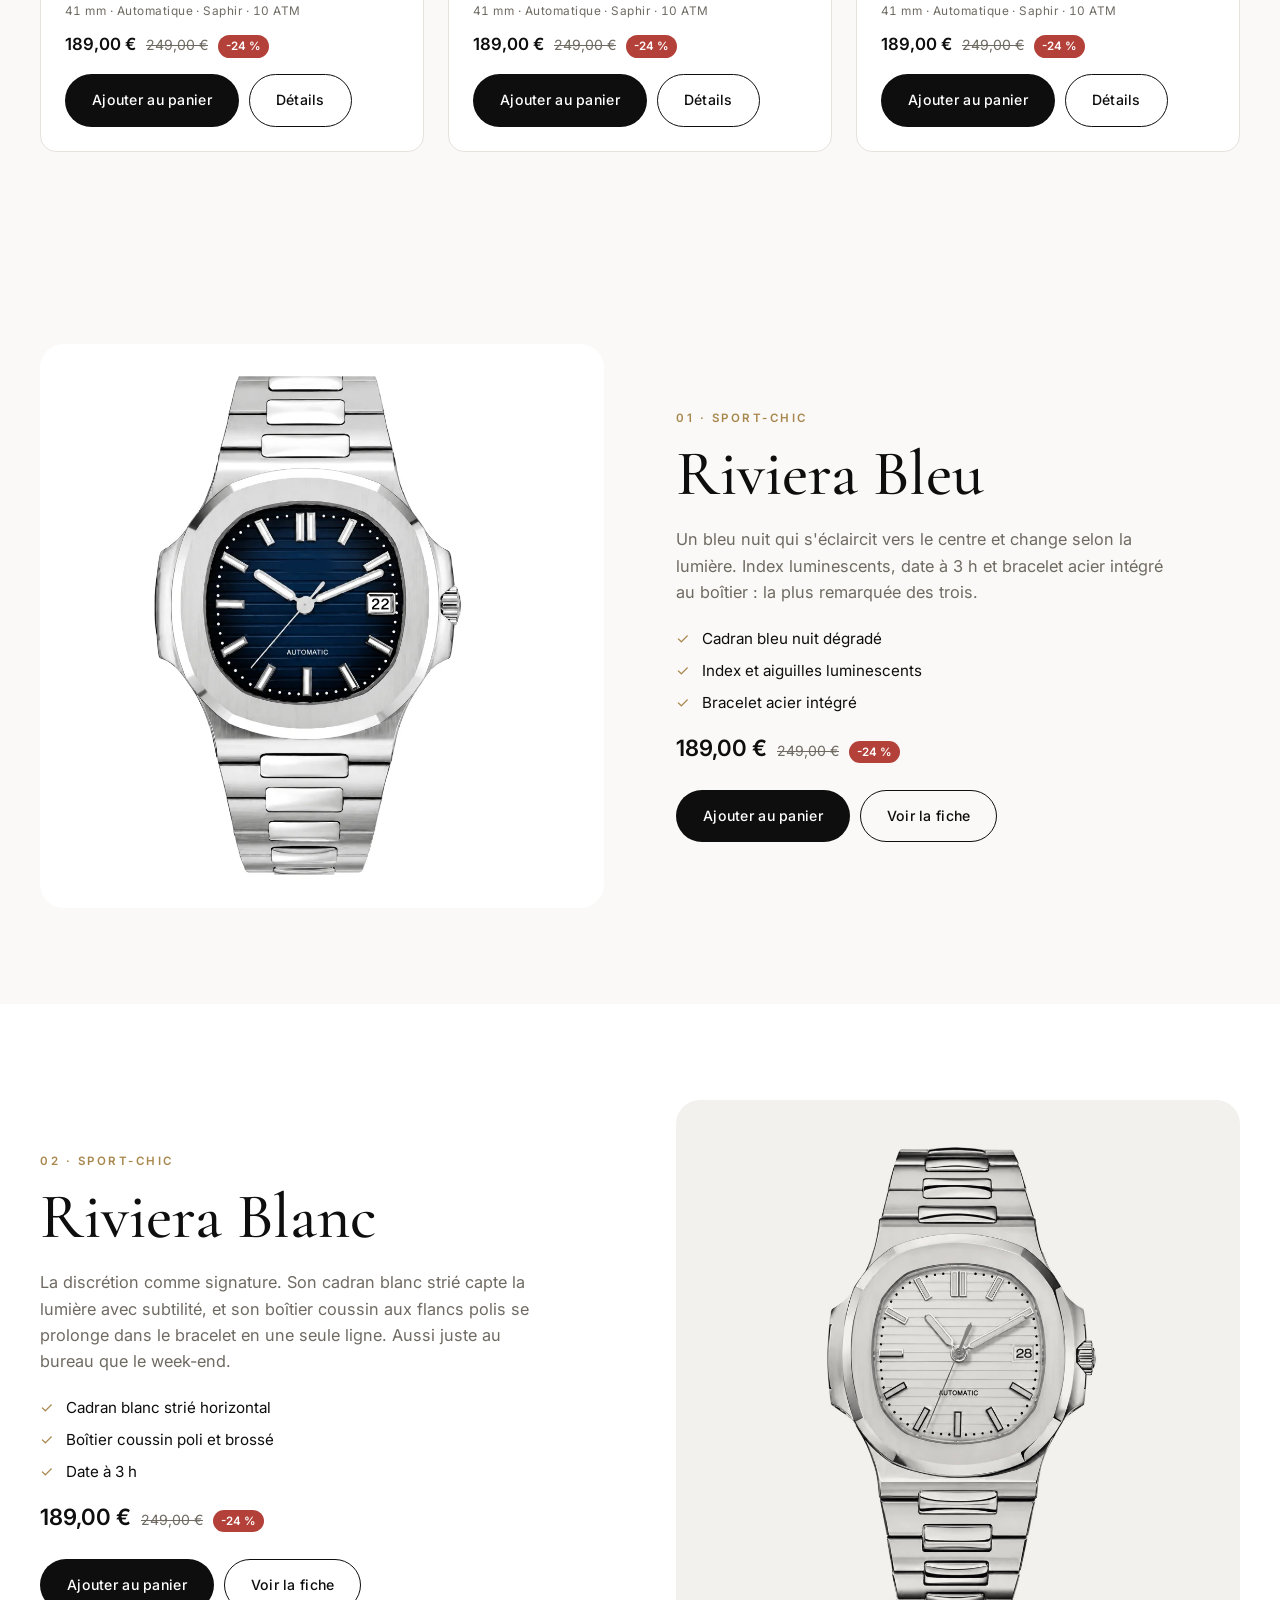
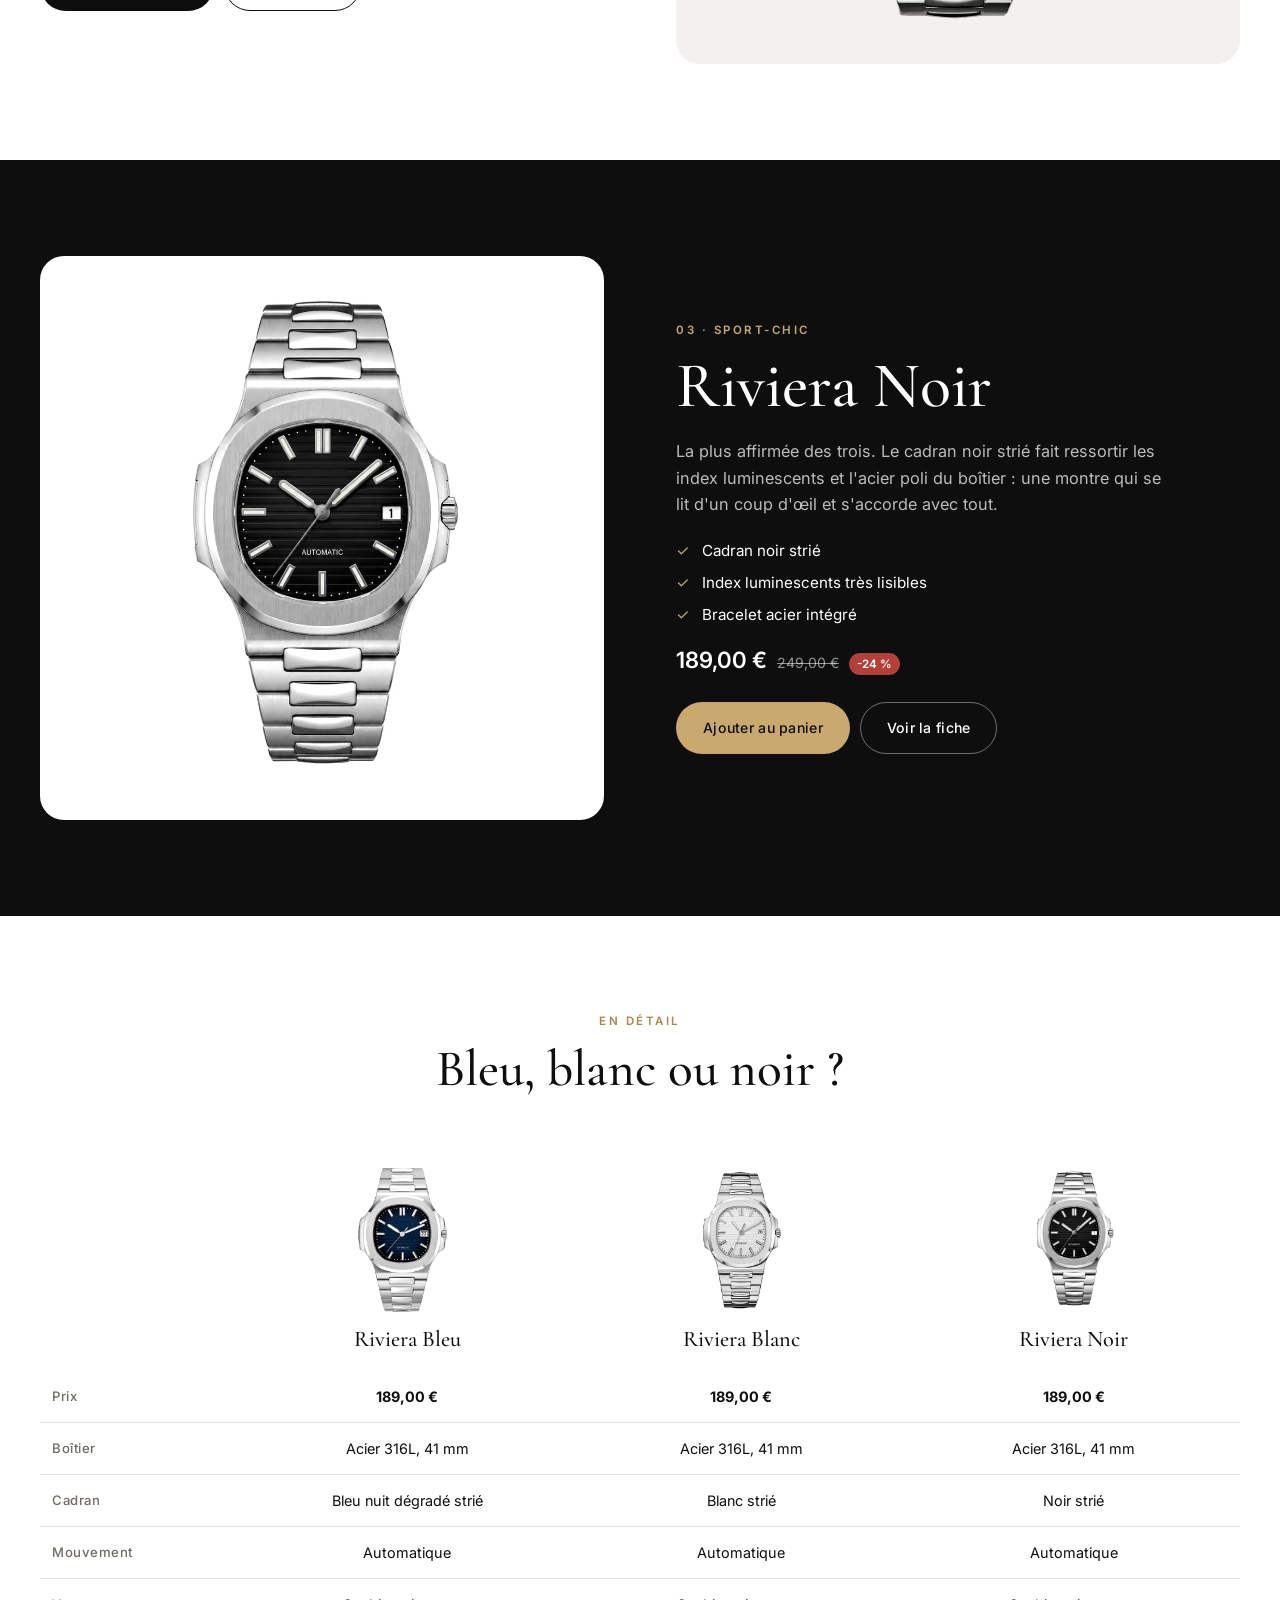
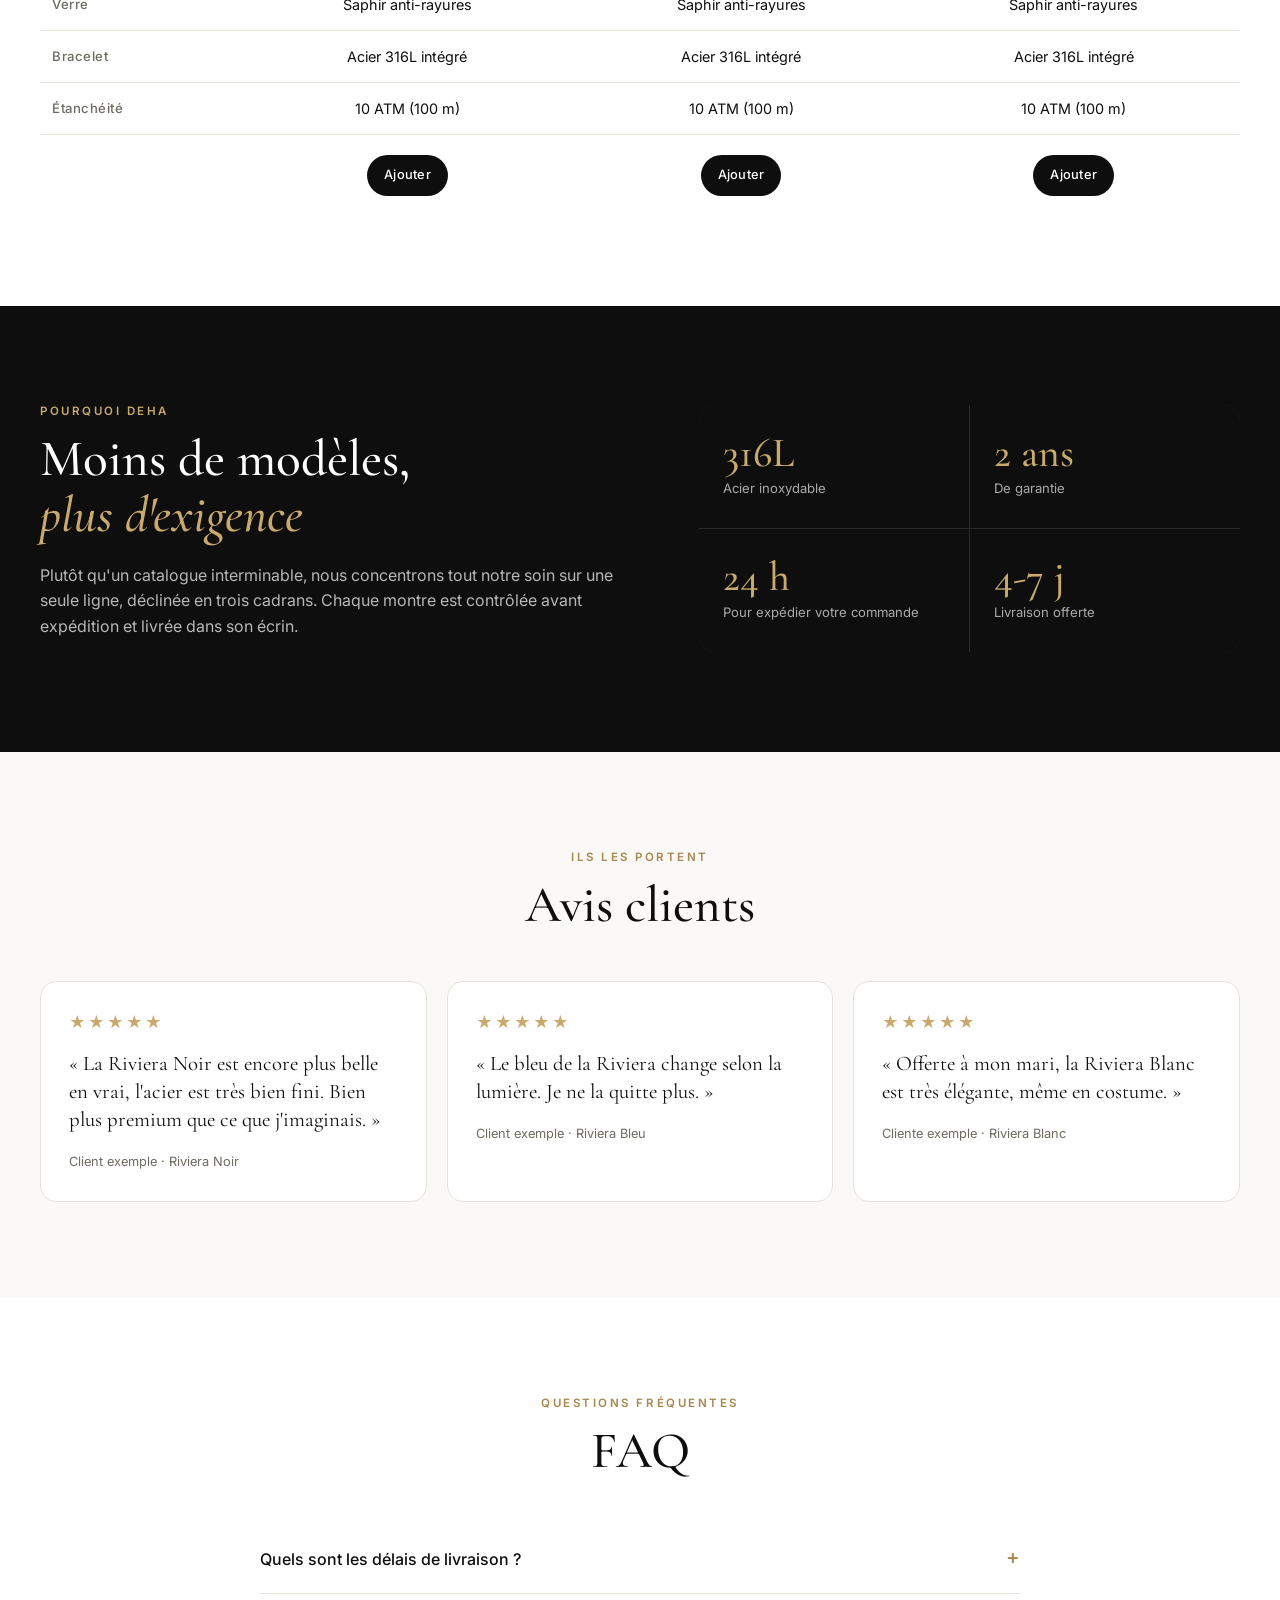
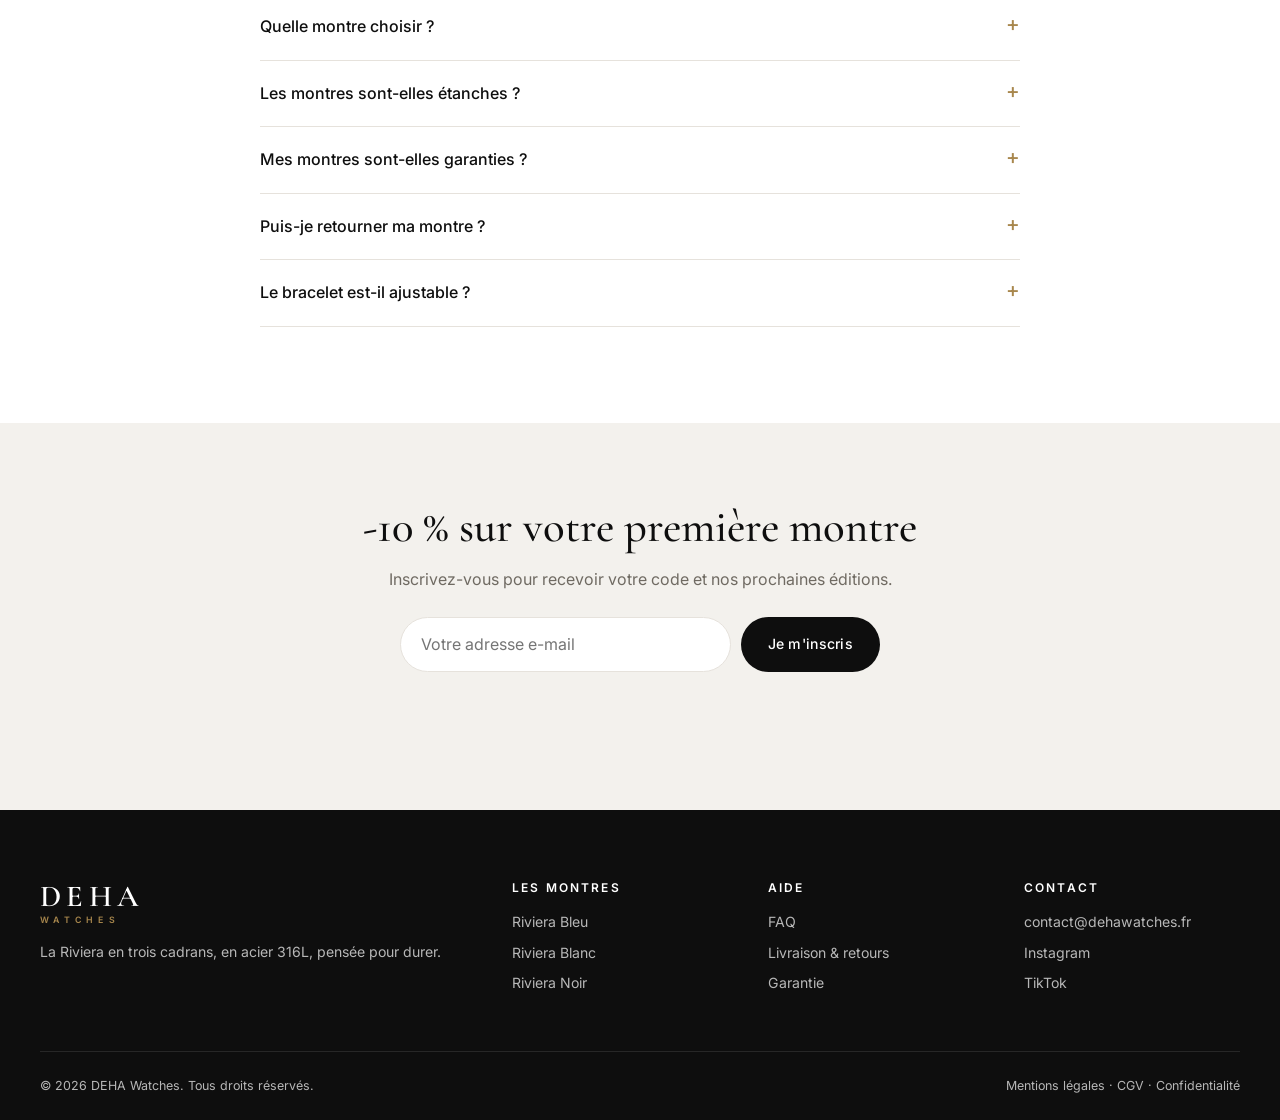
<file: deha-watches/index.html>
<!doctype html>
<html lang="fr">
<head>
  <meta charset="utf-8" />
  <meta name="viewport" content="width=device-width, initial-scale=1" />
  <title>DEHA Watches — La collection Riviera</title>
  <meta name="description" content="DEHA Watches : la Riviera en trois cadrans, bleu, blanc ou noir. Acier 316L, moins de 200 €. Expédiée sous 24 h, livraison offerte, garantie 2 ans." />
  <meta name="theme-color" content="#0e0e0e" />
  <meta property="og:title" content="DEHA Watches" />
  <meta property="og:description" content="La Riviera en trois cadrans : bleu, blanc ou noir. Moins de 200 €." />
  <meta property="og:image" content="images/riviera-bleu.webp" />
  <link rel="icon" href="data:image/svg+xml,%3Csvg xmlns='http://www.w3.org/2000/svg' viewBox='0 0 64 64'%3E%3Crect width='64' height='64' rx='14' fill='%230e0e0e'/%3E%3Ctext x='50%25' y='57%25' text-anchor='middle' dominant-baseline='middle' font-family='Georgia,serif' font-size='34' fill='%23c9a96e'%3ED%3C/text%3E%3C/svg%3E" />
  <link rel="preload" as="image" href="images/riviera-bleu.webp" />
  <link rel="preconnect" href="https://fonts.googleapis.com" />
  <link rel="preconnect" href="https://fonts.gstatic.com" crossorigin />
  <link href="https://fonts.googleapis.com/css2?family=Cormorant+Garamond:ital,wght@0,500;0,600;1,500&family=Inter:wght@300;400;500;600&display=swap" rel="stylesheet" />
  <link rel="stylesheet" href="style.css" />
</head>
<body>
  <div class="announce">
    <div class="announce__track">
      <span>Livraison offerte</span><span>Écrin cadeau inclus</span><span>Garantie 2 ans</span><span>Retours sous 30 jours</span>
      <span>Livraison offerte</span><span>Écrin cadeau inclus</span><span>Garantie 2 ans</span><span>Retours sous 30 jours</span>
    </div>
  </div>

  <header class="header" id="top">
    <div class="container header__inner">
      <button class="icon-btn menu-toggle" aria-label="Ouvrir le menu" aria-expanded="false">
        <svg viewBox="0 0 24 24"><path d="M3 7h18M3 12h18M3 17h18"/></svg>
      </button>
      <nav class="nav nav--left" aria-label="Navigation principale">
        <a href="#montres">Les montres</a>
        <a href="#comparer">Comparer</a>
        <a href="#avis">Avis</a>
      </nav>
      <a href="#top" class="logo" aria-label="DEHA Watches, accueil">DEHA<span>WATCHES</span></a>
      <nav class="nav nav--right">
        <a href="#pourquoi">Pourquoi DEHA</a>
        <a href="#faq">FAQ</a>
        <button class="icon-btn cart-btn" aria-label="Ouvrir le panier">
          <svg viewBox="0 0 24 24"><path d="M6 7h12l-1 13H7L6 7z"/><path d="M9 7a3 3 0 0 1 6 0"/></svg>
          <span class="cart-count" data-count="0">0</span>
        </button>
      </nav>
    </div>
    <nav class="mobile-nav" aria-label="Navigation mobile">
      <a href="#montres">Les montres</a>
      <a href="#comparer">Comparer</a>
      <a href="#avis">Avis</a>
      <a href="#pourquoi">Pourquoi DEHA</a>
      <a href="#faq">FAQ</a>
    </nav>
  </header>

  <main>
    <section class="hero">
      <div class="container hero__inner">
        <div class="hero__text">
          <p class="eyebrow">La collection Riviera</p>
          <h1>L'allure du luxe.<br /><em>Moins de 200&nbsp;€.</em></h1>
          <p class="hero__lead">Un boîtier coussin en acier 316L, trois cadrans&nbsp;: bleu, blanc ou noir. Finitions polies et brossées, contrôlées une à une avant l'envoi.</p>
          <div class="hero__cta">
            <a href="#montres" class="btn btn--dark">Choisir mon cadran</a>
            <a href="#comparer" class="btn btn--line">Comparer</a>
          </div>
          <ul class="hero__points">
            <li>Expédiée sous 24 h</li>
            <li>Livraison offerte</li>
            <li>Écrin cadeau inclus</li>
          </ul>
        </div>
        <div class="hero__trio" data-hero></div>
      </div>
    </section>

    <section class="trust">
      <div class="container trust__grid">
        <div class="trust__item">
          <svg viewBox="0 0 24 24"><path d="M12 3l8 4v5c0 5-3.5 8-8 9-4.5-1-8-4-8-9V7l8-4z"/></svg>
          <div><strong>Acier 316L</strong><span>Résistant et hypoallergénique</span></div>
        </div>
        <div class="trust__item">
          <svg viewBox="0 0 24 24"><circle cx="12" cy="12" r="8"/><path d="M12 8v4l3 2"/></svg>
          <div><strong>Expédiée sous 24 h</strong><span>Numéro de suivi par e-mail</span></div>
        </div>
        <div class="trust__item">
          <svg viewBox="0 0 24 24"><path d="M3 7h11v9H3zM14 10h4l3 3v3h-7z"/><circle cx="7" cy="18" r="1.6"/><circle cx="17" cy="18" r="1.6"/></svg>
          <div><strong>Livraison offerte</strong><span>4 à 7 jours, avec suivi</span></div>
        </div>
        <div class="trust__item">
          <svg viewBox="0 0 24 24"><path d="M5 12l4 4 10-10"/></svg>
          <div><strong>Garantie 2 ans</strong><span>Écrin cadeau inclus</span></div>
        </div>
      </div>
    </section>

    <section class="section" id="montres">
      <div class="container">
        <div class="section__head">
          <p class="eyebrow">La collection</p>
          <h2>Choisissez votre cadran</h2>
          <p>Un même boîtier, trois caractères.</p>
        </div>
        <div class="cards" data-cards></div>
      </div>
    </section>

    <div data-showcases></div>

    <section class="section section--light" id="comparer">
      <div class="container">
        <div class="section__head">
          <p class="eyebrow">En détail</p>
          <h2>Bleu, blanc ou noir&nbsp;?</h2>
        </div>
        <div class="compare" data-compare></div>
      </div>
    </section>

    <section class="banner" id="pourquoi">
      <div class="container banner__inner">
        <div class="banner__text">
          <p class="eyebrow">Pourquoi DEHA</p>
          <h2>Moins de modèles,<br /><em>plus d'exigence</em></h2>
          <p>Plutôt qu'un catalogue interminable, nous concentrons tout notre soin sur une seule ligne, déclinée en trois cadrans. Chaque montre est contrôlée avant expédition et livrée dans son écrin.</p>
        </div>
        <ul class="banner__stats">
          <li><strong>316L</strong><span>Acier inoxydable</span></li>
          <li><strong>2 ans</strong><span>De garantie</span></li>
          <li><strong>24 h</strong><span>Pour expédier votre commande</span></li>
          <li><strong>4-7 j</strong><span>Livraison offerte</span></li>
        </ul>
      </div>
    </section>

    <section class="section" id="avis">
      <div class="container">
        <div class="section__head">
          <p class="eyebrow">Ils les portent</p>
          <h2>Avis clients</h2>
        </div>
        <!-- Exemples de témoignages : à remplacer par de vrais avis clients -->
        <div class="reviews">
          <figure class="review">
            <span class="stars">★★★★★</span>
            <blockquote>« La Riviera Noir est encore plus belle en vrai, l'acier est très bien fini. Bien plus premium que ce que j'imaginais. »</blockquote>
            <figcaption>Client exemple · Riviera Noir</figcaption>
          </figure>
          <figure class="review">
            <span class="stars">★★★★★</span>
            <blockquote>« Le bleu de la Riviera change selon la lumière. Je ne la quitte plus. »</blockquote>
            <figcaption>Client exemple · Riviera Bleu</figcaption>
          </figure>
          <figure class="review">
            <span class="stars">★★★★★</span>
            <blockquote>« Offerte à mon mari, la Riviera Blanc est très élégante, même en costume. »</blockquote>
            <figcaption>Cliente exemple · Riviera Blanc</figcaption>
          </figure>
        </div>
      </div>
    </section>

    <section class="section section--light" id="faq">
      <div class="container container--narrow">
        <div class="section__head">
          <p class="eyebrow">Questions fréquentes</p>
          <h2>FAQ</h2>
        </div>
        <details class="faq">
          <summary>Quels sont les délais de livraison&nbsp;?</summary>
          <p>Votre commande est expédiée sous 24 h ouvrées et livrée en 4 à 7 jours ouvrés, gratuitement et avec un numéro de suivi.</p>
        </details>
        <details class="faq">
          <summary>Quelle montre choisir&nbsp;?</summary>
          <p>La Riviera Bleu pour un cadran qui attire le regard. La Riviera Blanc pour une élégance discrète, au bureau comme le week-end. La Riviera Noir pour un contraste net qui s'accorde avec tout.</p>
        </details>
        <details class="faq">
          <summary>Les montres sont-elles étanches&nbsp;?</summary>
          <p>Elles sont annoncées étanches à 10 ATM (100 m)&nbsp;: pluie, lavage des mains et baignade sans plongée. Évitez le sauna et l'eau chaude.</p>
        </details>
        <details class="faq">
          <summary>Mes montres sont-elles garanties&nbsp;?</summary>
          <p>Oui, chaque montre est garantie 2 ans contre tout défaut de fabrication.</p>
        </details>
        <details class="faq">
          <summary>Puis-je retourner ma montre&nbsp;?</summary>
          <p>Vous disposez de 30 jours après réception pour nous la retourner dans son état d'origine.</p>
        </details>
        <details class="faq">
          <summary>Le bracelet est-il ajustable&nbsp;?</summary>
          <p>Oui, le bracelet acier se raccourcit en retirant des maillons. L'outil est fourni dans l'écrin.</p>
        </details>
      </div>
    </section>

    <section class="newsletter">
      <div class="container container--narrow">
        <h2>-10&nbsp;% sur votre première montre</h2>
        <p>Inscrivez-vous pour recevoir votre code et nos prochaines éditions.</p>
        <form class="newsletter__form" data-newsletter>
          <label class="sr-only" for="nl-email">Adresse e-mail</label>
          <input id="nl-email" type="email" placeholder="Votre adresse e-mail" required />
          <button class="btn btn--dark" type="submit">Je m'inscris</button>
        </form>
        <p class="newsletter__msg" aria-live="polite"></p>
      </div>
    </section>
  </main>

  <footer class="footer">
    <div class="container footer__grid">
      <div>
        <a href="#top" class="logo logo--footer">DEHA<span>WATCHES</span></a>
        <p>La Riviera en trois cadrans, en acier 316L, pensée pour durer.</p>
      </div>
      <div>
        <h3>Les montres</h3>
        <div data-footer-links></div>
      </div>
      <div>
        <h3>Aide</h3>
        <a href="#faq">FAQ</a>
        <a href="#faq">Livraison &amp; retours</a>
        <a href="#faq">Garantie</a>
      </div>
      <div>
        <h3>Contact</h3>
        <a href="mailto:contact@dehawatches.fr">contact@dehawatches.fr</a>
        <a href="#">Instagram</a>
        <a href="#">TikTok</a>
      </div>
    </div>
    <div class="container footer__bottom">
      <span>© <span data-year></span> DEHA Watches. Tous droits réservés.</span>
      <span>Mentions légales · CGV · Confidentialité</span>
    </div>
  </footer>

  <!-- Fiche produit -->
  <div class="modal" role="dialog" aria-modal="true" aria-labelledby="modal-title" aria-hidden="true">
    <div class="modal__box">
      <button class="icon-btn modal__close" data-modal-close aria-label="Fermer"><svg viewBox="0 0 24 24"><path d="M6 6l12 12M18 6L6 18"/></svg></button>
      <div class="modal__media"><img alt="" data-modal-img /></div>
      <div class="modal__body">
        <p class="eyebrow" data-modal-tag></p>
        <h2 id="modal-title" data-modal-name></h2>
        <div class="price" data-modal-price></div>
        <p class="modal__desc" data-modal-desc></p>
        <div class="variants" data-modal-variants></div>
        <div class="modal__buy">
          <div class="qty"><button data-mq="-1" aria-label="Moins">−</button><span data-modal-qty>1</span><button data-mq="1" aria-label="Plus">+</button></div>
          <button class="btn btn--dark btn--grow" data-modal-add>Ajouter au panier</button>
        </div>
        <ol class="timeline" data-modal-timeline aria-label="Estimation de livraison"></ol>
        <ul class="assure">
          <li>Expédiée sous 24 h · livraison offerte en 4 à 7 jours</li>
          <li>Garantie 2 ans · retours sous 30 jours</li>
          <li>Livrée dans son écrin cadeau</li>
        </ul>
        <ul class="specs" data-modal-specs></ul>
      </div>
    </div>
  </div>

  <div class="overlay" data-overlay></div>
  <aside class="drawer" aria-label="Panier" aria-hidden="true">
    <div class="drawer__head">
      <h2>Votre panier</h2>
      <button class="icon-btn" data-close aria-label="Fermer le panier"><svg viewBox="0 0 24 24"><path d="M6 6l12 12M18 6L6 18"/></svg></button>
    </div>
    <div class="drawer__body" data-cart-items></div>
    <div class="drawer__upsell" data-upsell></div>
    <div class="drawer__foot">
      <div class="drawer__total"><span>Total</span><strong data-cart-total>0,00 €</strong></div>
      <p class="drawer__note">Livraison offerte · Garantie 2 ans</p>
      <button class="btn btn--dark btn--block" data-checkout>Passer commande</button>
    </div>
  </aside>

  <div class="sticky-buy" data-sticky>
    <img alt="" data-sticky-img />
    <div><strong data-sticky-name></strong><span data-sticky-price></span></div>
    <button class="btn btn--dark" data-sticky-add>Ajouter</button>
  </div>

  <div class="toast" aria-live="polite"></div>

  <script src="app.js"></script>
</body>
</html>
</file>
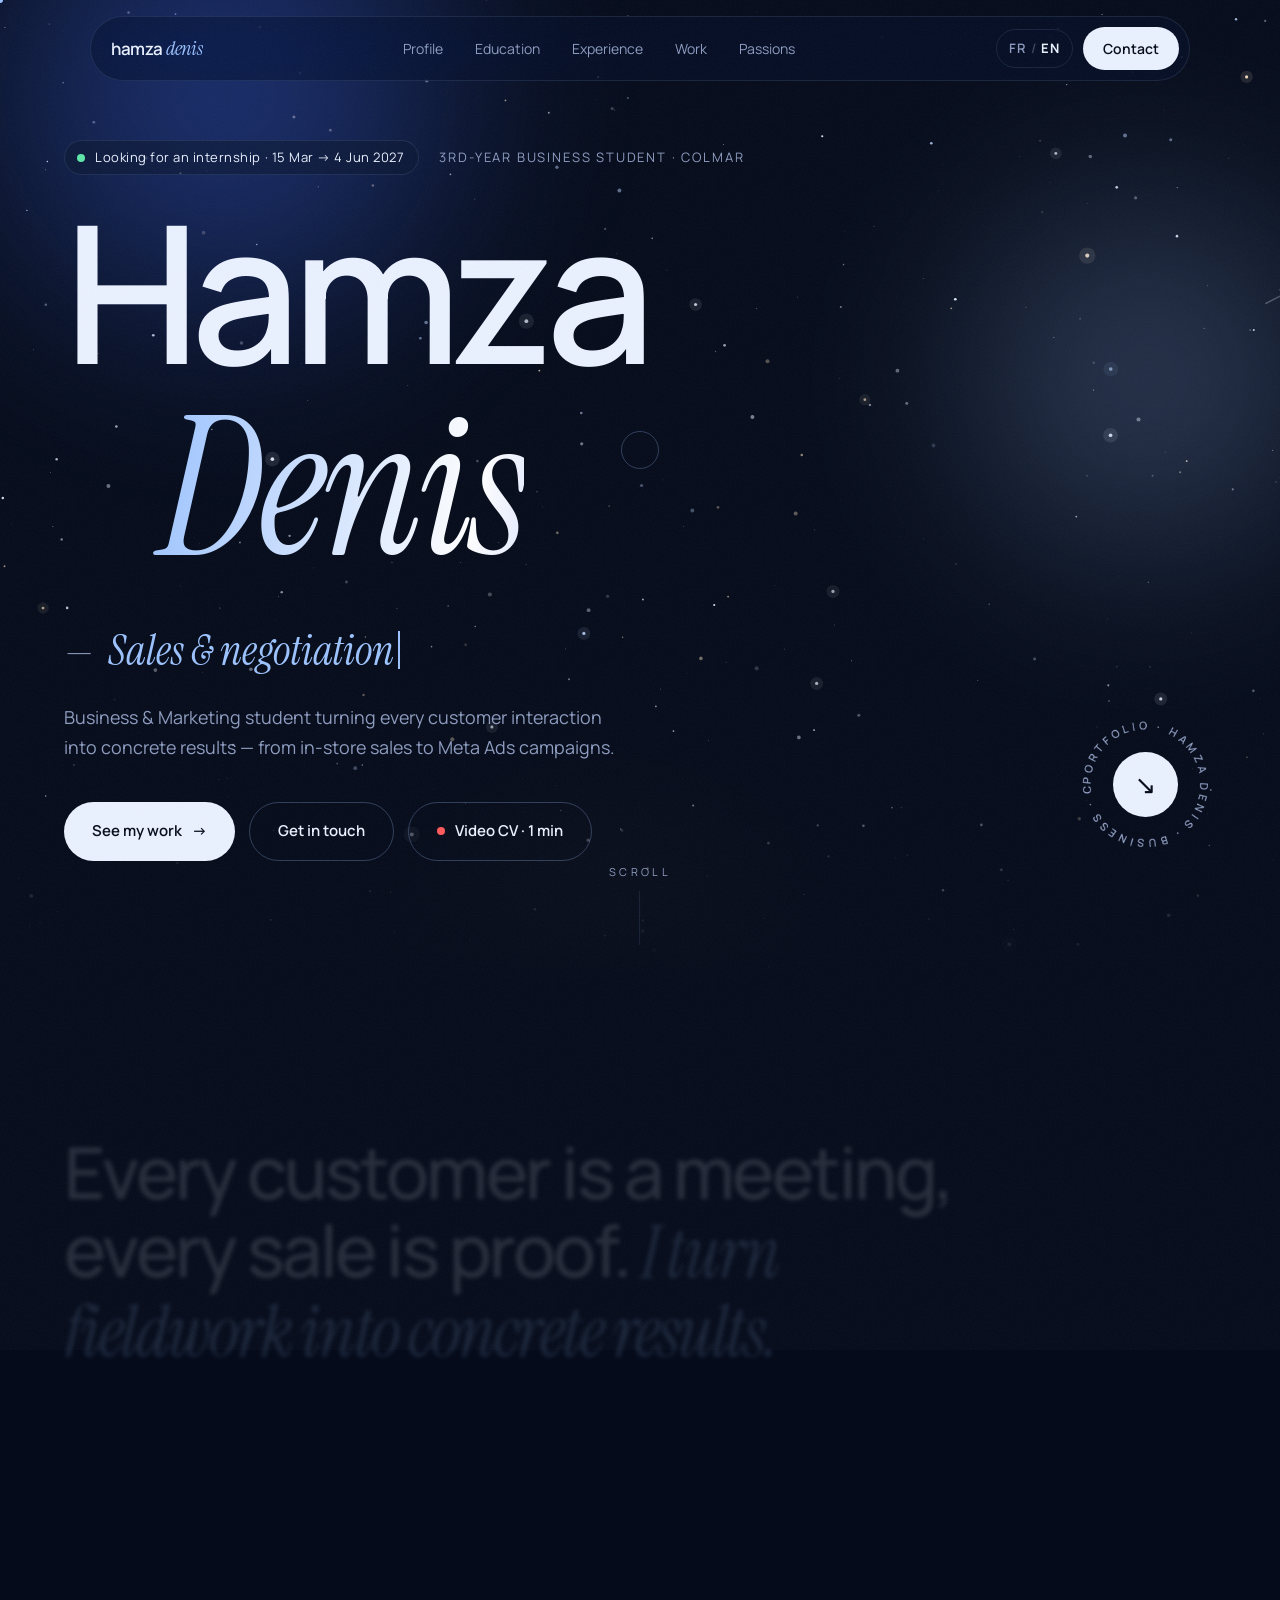
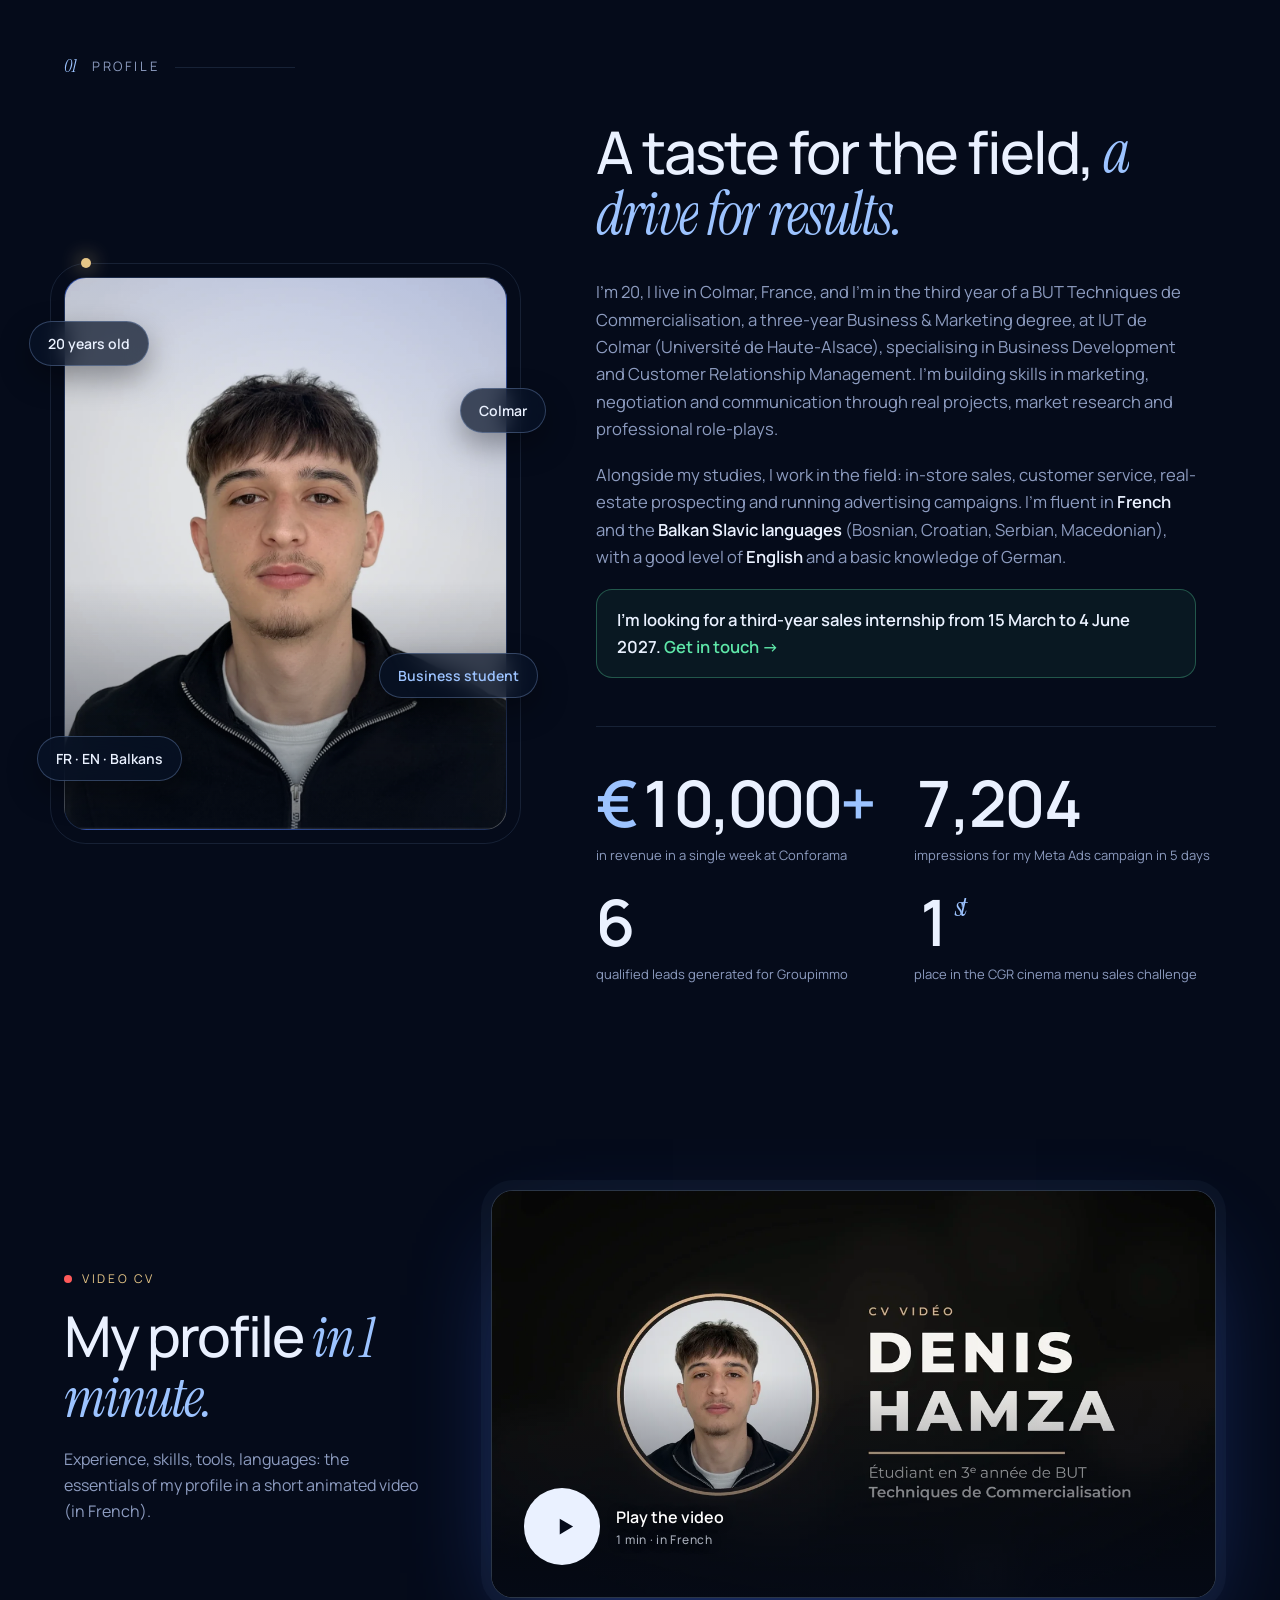
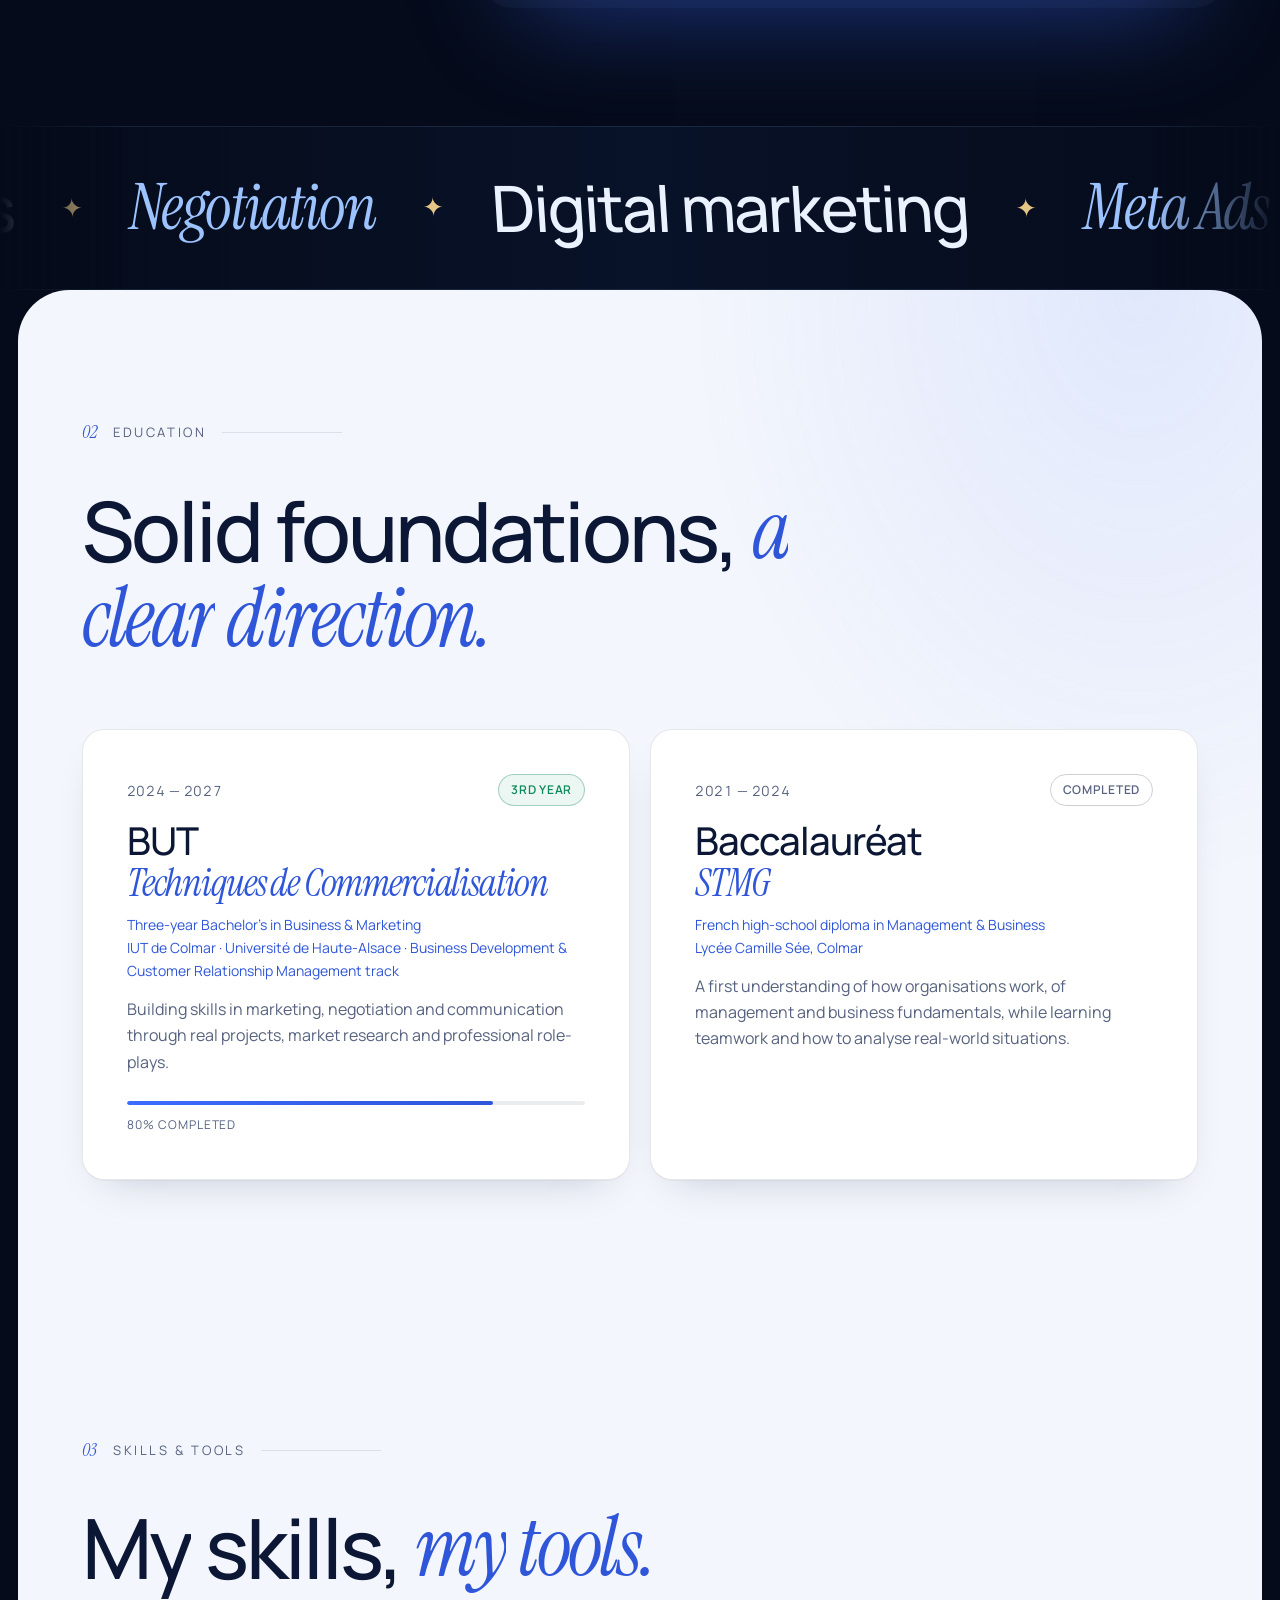
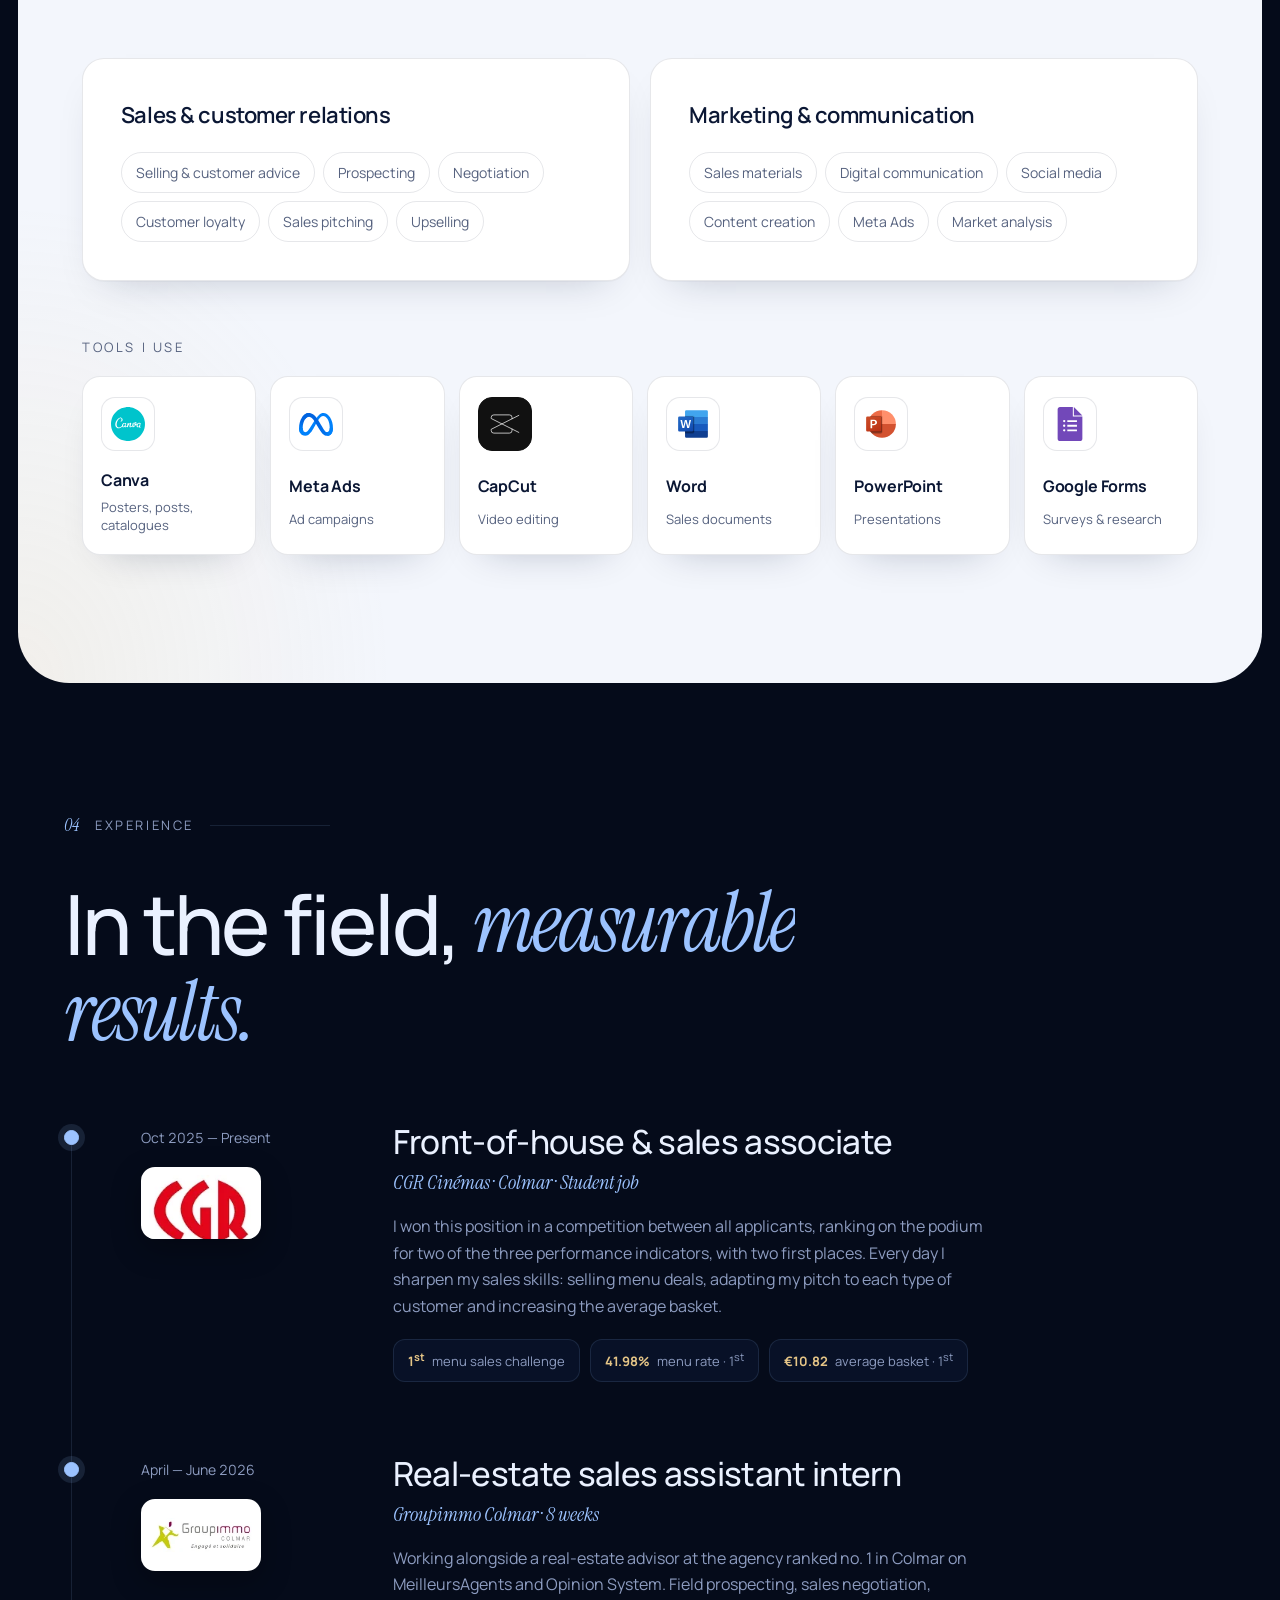
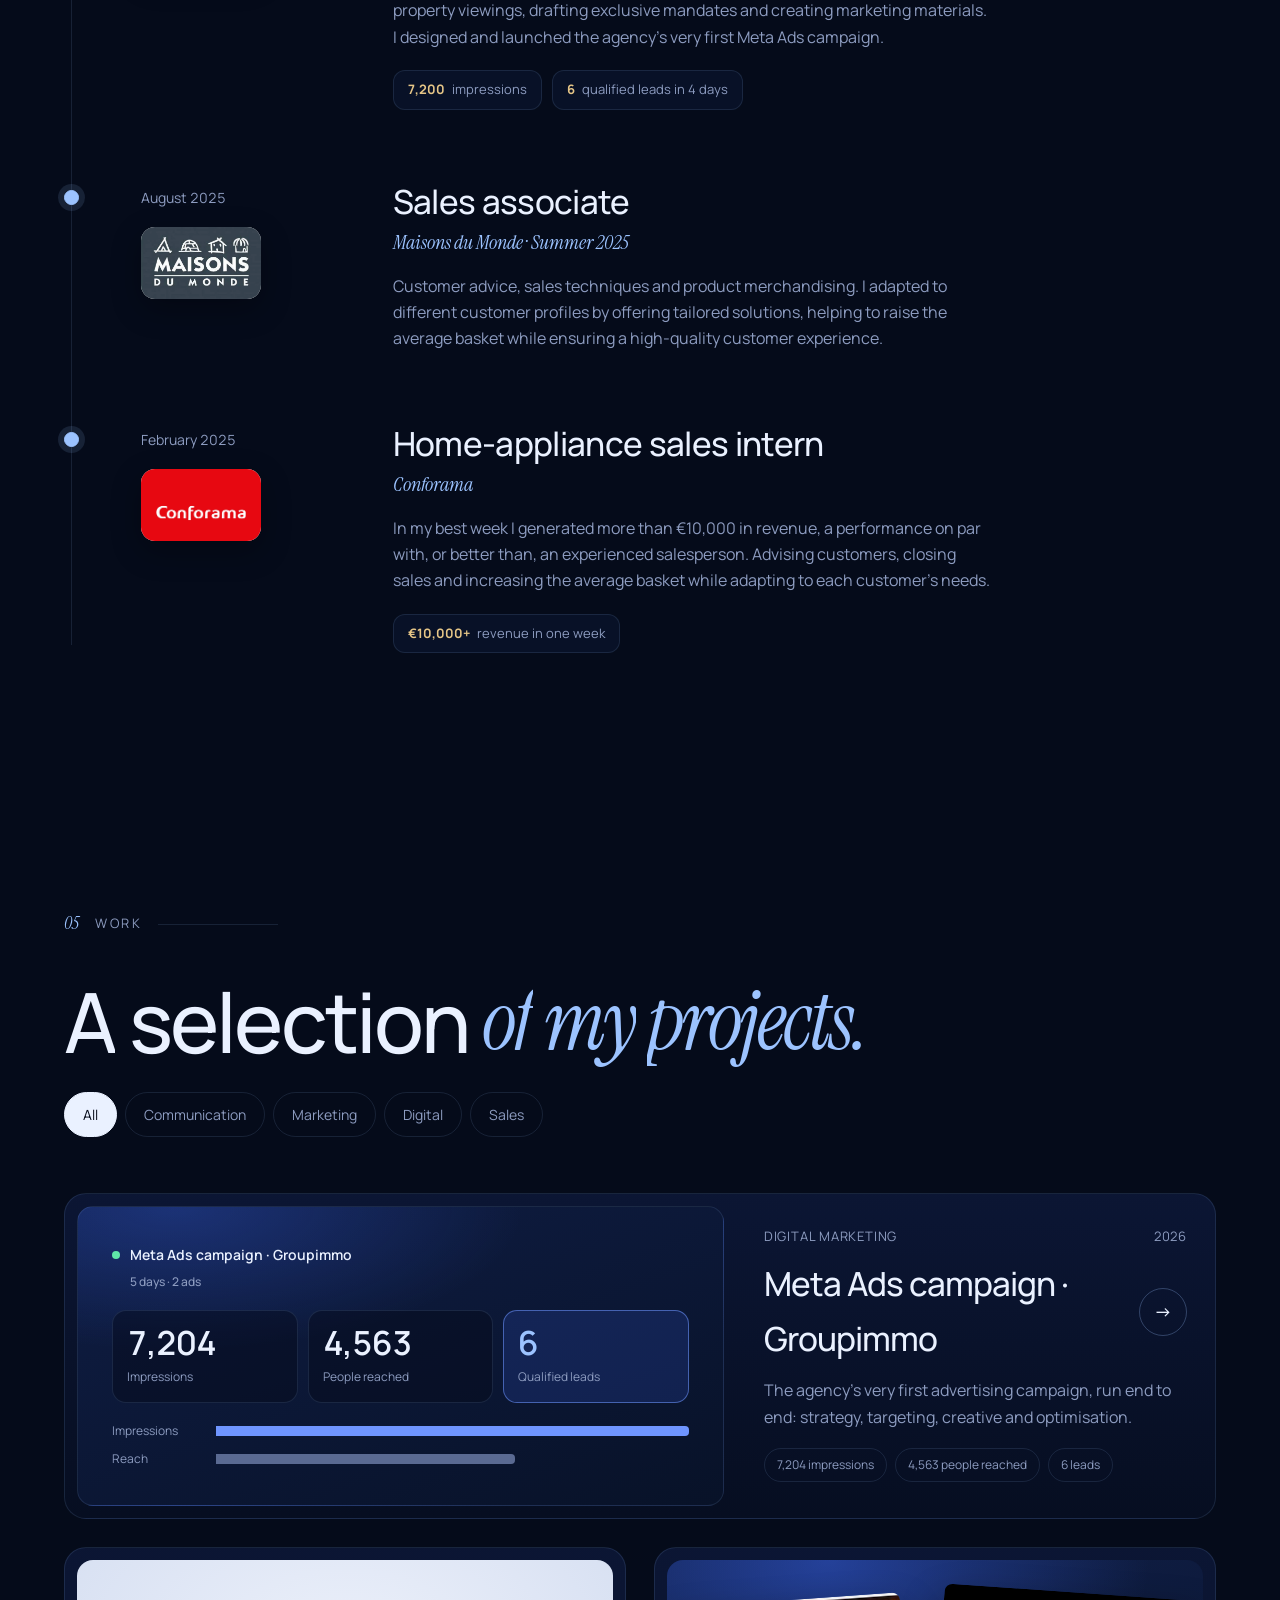
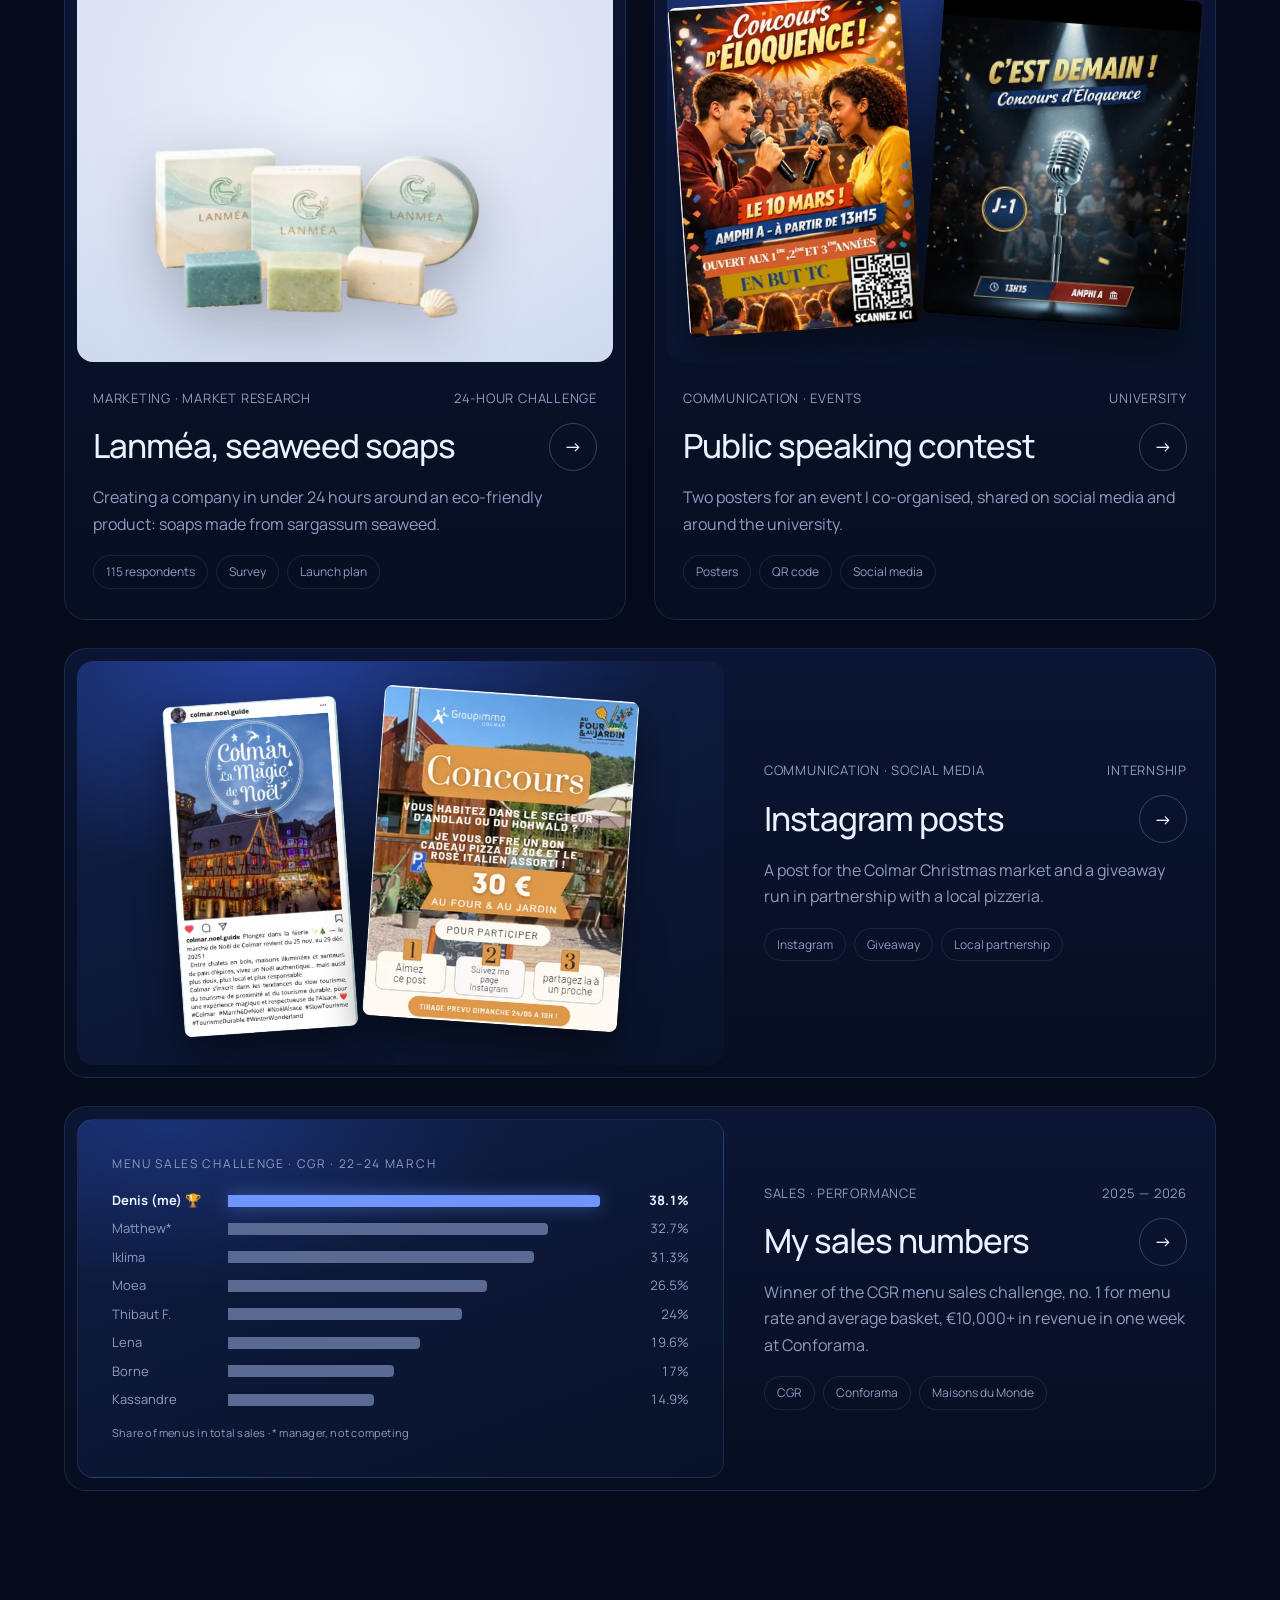
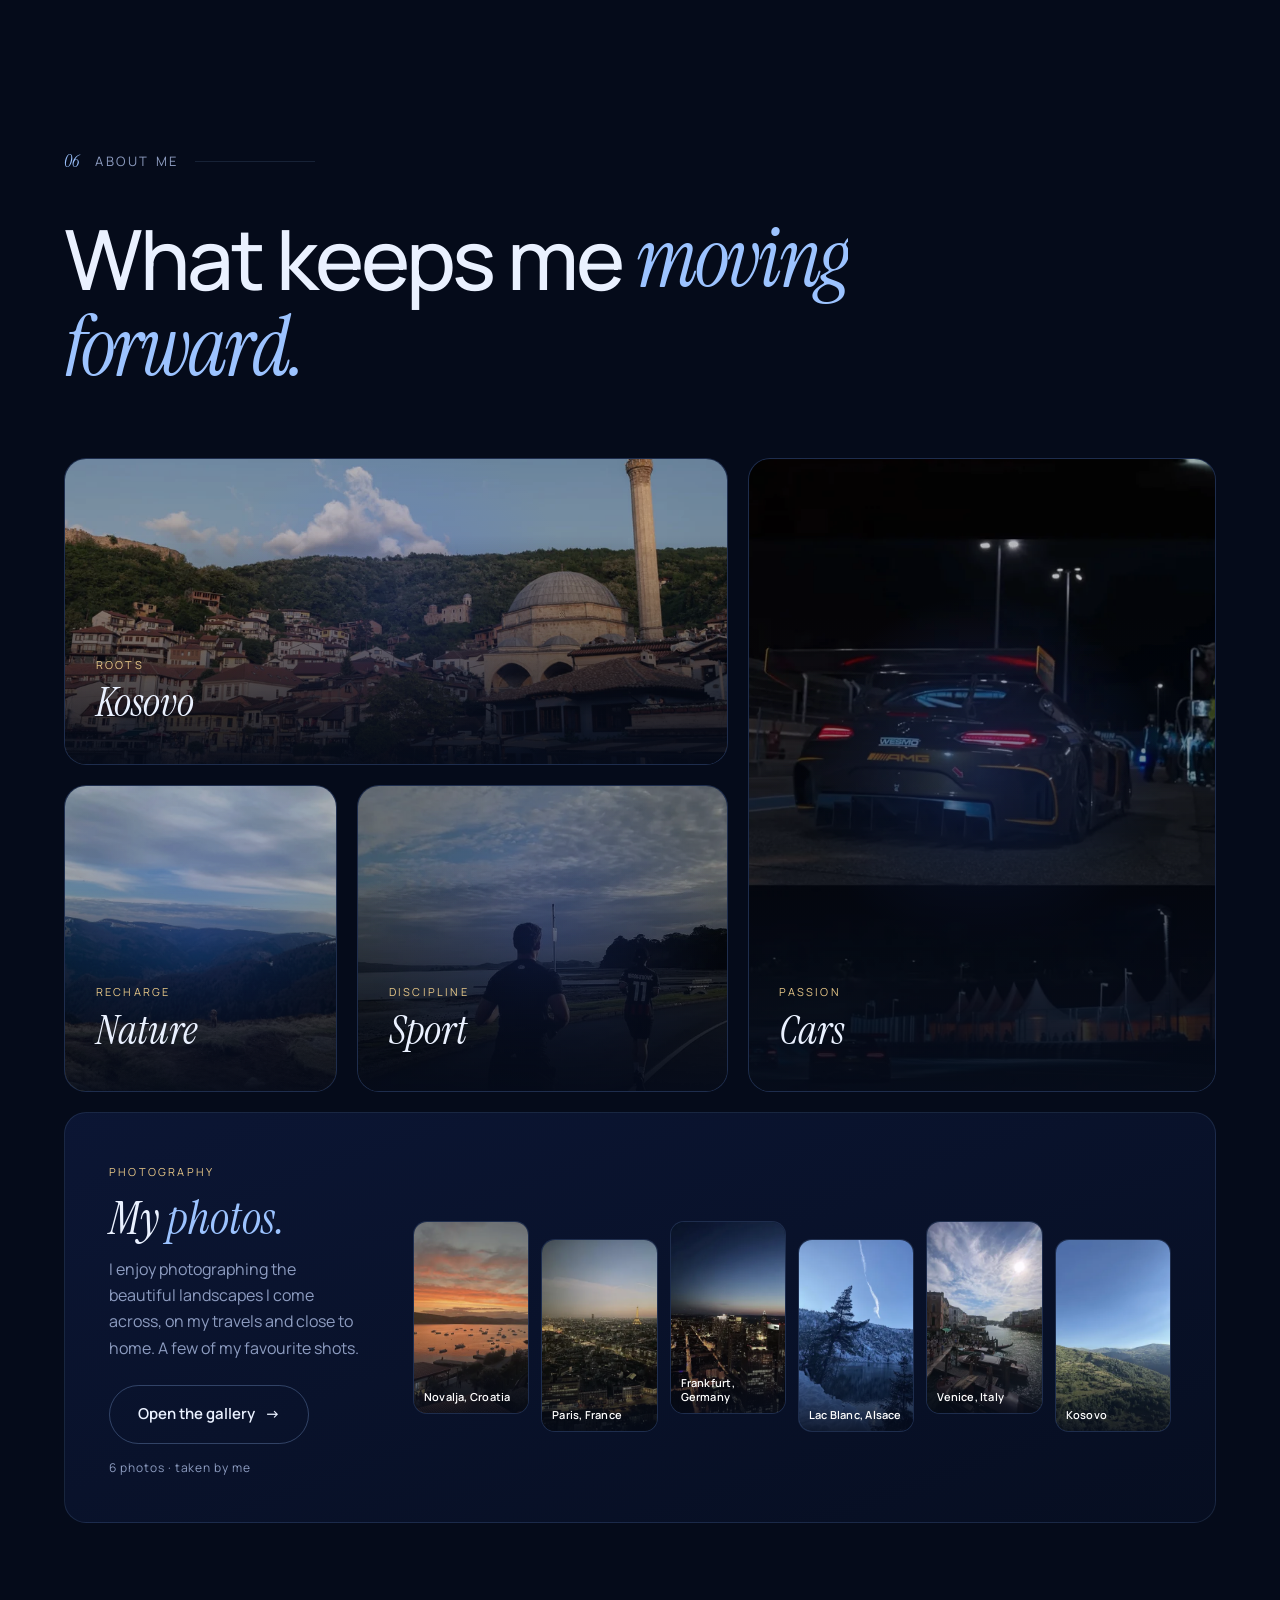
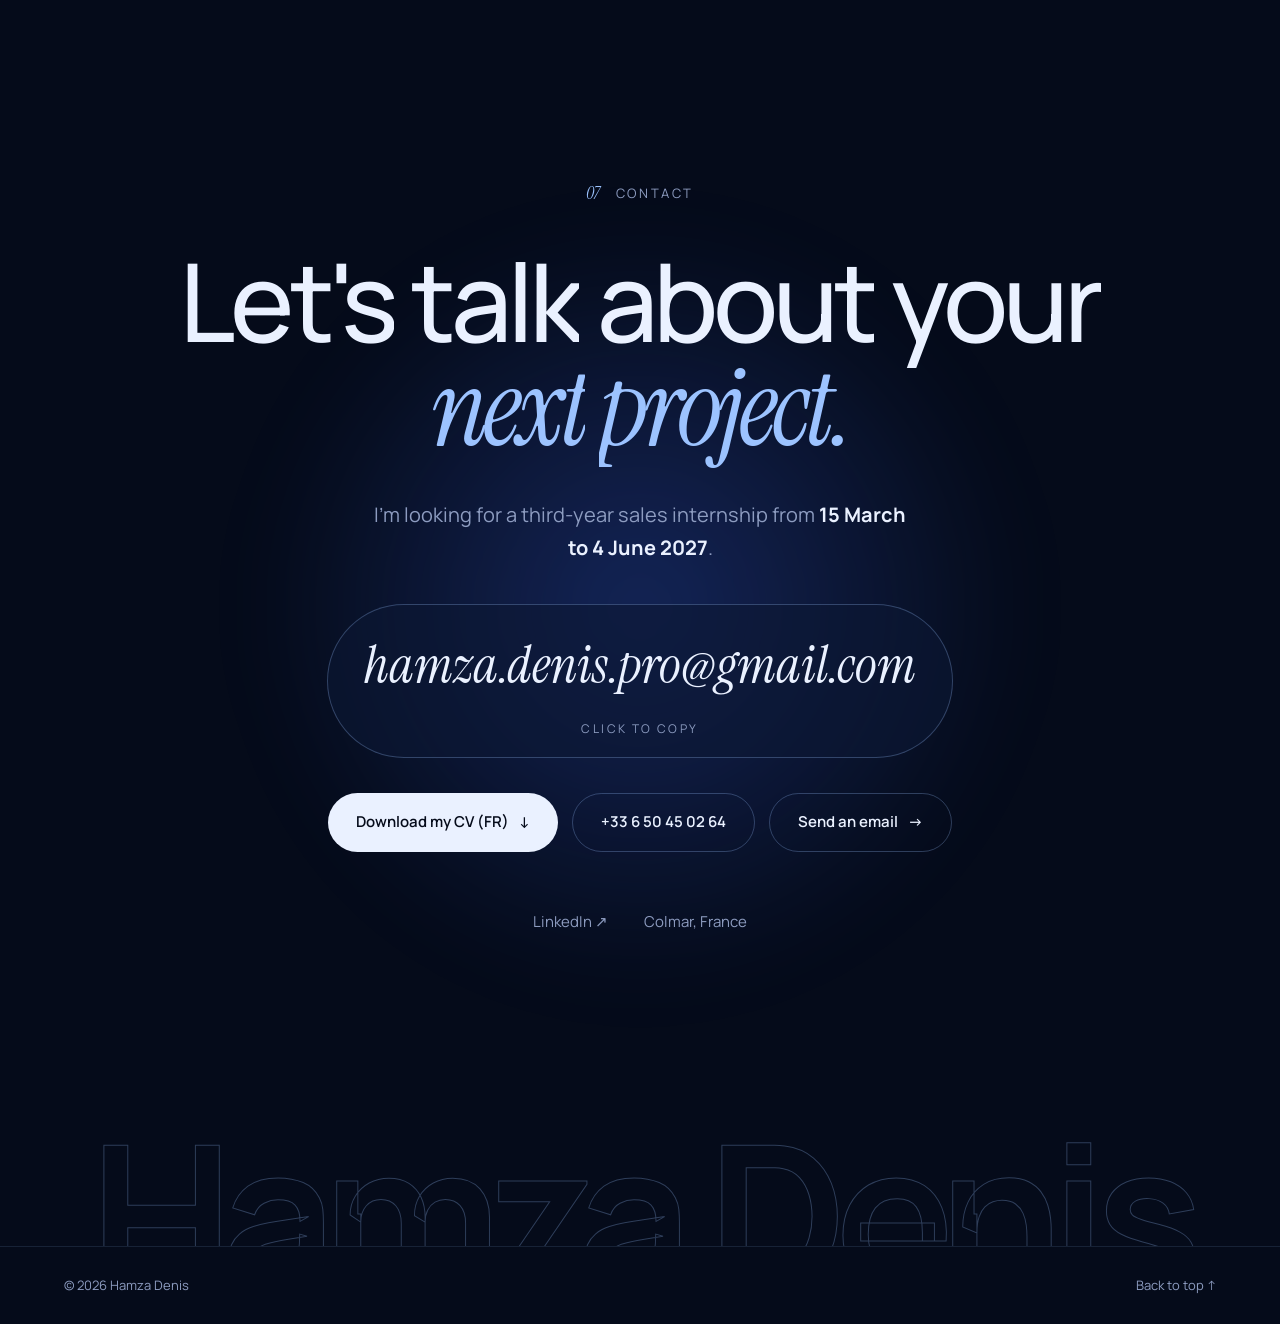
<file: en.html>
<!doctype html>
<html lang="en">
<head>
  <meta charset="utf-8" />
  <meta name="viewport" content="width=device-width, initial-scale=1" />
  <title>Hamza Denis — Portfolio</title>
  <meta name="description" content="Hamza Denis, Business &amp; Marketing student (BUT Techniques de Commercialisation) in Colmar, France. Sales, digital marketing, communication." />
  <meta name="theme-color" content="#050b1a" />
  <meta property="og:title" content="Hamza Denis — Portfolio" />
  <meta property="og:description" content="Business &amp; Marketing student in Colmar, France. Sales, digital marketing, communication." />
  <meta property="og:image" content="https://hamzadenispro.github.io/assets/img/og-image.jpg" />
  <meta property="og:url" content="https://hamzadenispro.github.io/en.html" />
  <meta property="og:type" content="website" />
  <meta property="og:locale" content="en_GB" />
  <meta name="twitter:card" content="summary_large_image" />
  <link rel="canonical" href="https://hamzadenispro.github.io/en.html" />
  <link rel="alternate" hreflang="fr" href="index.html" />
  <link rel="icon" href="data:image/svg+xml,%3Csvg xmlns='http://www.w3.org/2000/svg' viewBox='0 0 64 64'%3E%3Crect width='64' height='64' rx='14' fill='%230b1630'/%3E%3Ctext x='50%25' y='56%25' text-anchor='middle' dominant-baseline='middle' font-family='Georgia,serif' font-style='italic' font-size='30' fill='%239cc3ff'%3EHD%3C/text%3E%3C/svg%3E" />
  <link rel="preconnect" href="https://fonts.googleapis.com" />
  <link rel="preconnect" href="https://fonts.gstatic.com" crossorigin />
  <link href="https://fonts.googleapis.com/css2?family=Instrument+Serif:ital@0;1&family=Manrope:wght@300;400;500;600;700&display=swap" rel="stylesheet" />
  <link rel="stylesheet" href="styles.css?v=202610151306" />
</head>
<body class="is-loading">
  <div class="loader" aria-hidden="true">
    <div class="loader__inner">
      <span class="loader__mono">hamza <em>denis</em></span>
      <span class="loader__bar"><i></i></span>
      <span class="loader__count">0</span>
    </div>
  </div>

  <div class="cursor" aria-hidden="true"><div class="cursor__dot"></div><div class="cursor__ring"><span class="cursor__label"></span></div></div>
  <div class="grain" aria-hidden="true"></div>
  <div class="progress" aria-hidden="true"></div>

  <header class="nav">
    <a href="#top" class="nav__logo" data-magnetic aria-label="Home"><span>hamza</span> <em>denis</em></a>
    <nav class="nav__links" aria-label="Main navigation">
      <a href="#profile">Profile</a>
      <a href="#education">Education</a>
      <a href="#experience">Experience</a>
      <a href="#work">Work</a>
      <a href="#passions">Passions</a>
    </nav>
    <div class="nav__right">
      <a href="index.html" class="lang" hreflang="fr" lang="fr" aria-label="Version française">FR<span>/</span><b>EN</b></a>
      <a href="#contact" class="btn btn--small" data-magnetic>Contact</a>
    </div>
    <button class="nav__burger" aria-label="Open menu" aria-expanded="false"><span></span><span></span></button>
  </header>
  <div class="menu" aria-hidden="true" data-lenis-prevent>
    <a href="#profile">Profile</a>
    <a href="#education">Education</a>
    <a href="#experience">Experience</a>
    <a href="#work">Work</a>
    <a href="#passions">Passions</a>
    <a href="#contact">Contact</a>
    <a href="index.html" class="menu__lang" hreflang="fr" lang="fr">Version française →</a>
  </div>

  <main id="top">
    <!-- ═════════════ HERO ═════════════ -->
    <section class="hero">
      <canvas class="hero__stars" aria-hidden="true"></canvas>
      <div class="hero__aurora" aria-hidden="true"><i></i><i></i><i></i></div>
      <div class="hero__content">
        <p class="hero__eyebrow reveal-up">
          <span class="status">Looking for an internship · 15 Mar → 4 Jun 2027</span>
          <span>3rd-year Business student · Colmar</span>
        </p>
        <h1 class="hero__title" aria-label="Hamza Denis">
          <span class="line"><span class="split">Hamza</span></span>
          <span class="line"><em class="hero__last">Denis</em></span>
        </h1>
        <p class="hero__role reveal-up">
          <span class="hero__role-static">—</span>
          <span class="rotator" data-roles="Sales & negotiation|Digital marketing|Communication|Customer relations"></span>
        </p>
        <p class="hero__tagline reveal-up">
          Business &amp; Marketing student turning every customer interaction into concrete results&nbsp;— from in-store sales to Meta&nbsp;Ads campaigns.
        </p>
        <div class="hero__cta reveal-up">
          <a href="#work" class="btn" data-magnetic>See my work <span class="arrow">→</span></a>
          <a href="#contact" class="btn btn--ghost" data-magnetic>Get in touch</a>
          <a href="#video" class="btn btn--ghost btn--video" data-magnetic data-play-video><span class="btn__dot"></span>Video CV · 1 min</a>
        </div>
      </div>
      <a href="#work" class="badge" aria-label="See my work" data-magnetic>
        <svg viewBox="0 0 200 200" aria-hidden="true">
          <defs><path id="badge-circle" d="M100,100 m-78,0 a78,78 0 1,1 156,0 a78,78 0 1,1 -156,0" /></defs>
          <text><textPath href="#badge-circle">Portfolio · Hamza Denis · Business · Colmar ·</textPath></text>
        </svg>
        <span class="badge__core">↘</span>
      </a>
      <a href="#profile" class="hero__scroll" aria-label="Scroll to profile">
        <span>Scroll</span><i></i>
      </a>
    </section>

    <!-- ═════════════ MANIFESTO ═════════════ -->
    <section class="manifesto" aria-label="In one sentence">
      <p class="manifesto__text" data-scrub>Every customer is a meeting, every sale is proof. <em>I turn fieldwork into concrete results.</em></p>
    </section>

    <!-- ═════════════ PROFILE ═════════════ -->
    <section class="section about" id="profile">
      <div class="section__head">
        <span class="section__index">01</span>
        <h2 class="section__label">Profile</h2>
      </div>
      <div class="about__grid">
        <div class="about__visual reveal">
          <div class="portrait" data-tilt>
            <div class="portrait__inner">
              <img src="assets/img/hamza.webp" alt="Portrait of Hamza Denis" width="1400" height="1400" />
            </div>
            <div class="portrait__ring"></div>
            <span class="chip chip--1">20 years old</span>
            <span class="chip chip--2">Colmar</span>
            <span class="chip chip--3">Business student</span>
            <span class="chip chip--4">FR · EN · Balkans</span>
          </div>
        </div>
        <div class="about__text">
          <h3 class="display reveal" data-words>A taste for the field, <em>a drive for results.</em></h3>
          <div class="about__paras">
            <p class="reveal">I'm 20, I live in Colmar, France, and I'm in the third year of a BUT Techniques de Commercialisation, a three-year Business &amp; Marketing degree, at IUT de Colmar (Université de Haute-Alsace), specialising in Business Development and Customer Relationship Management. I'm building skills in marketing, negotiation and communication through real projects, market research and professional role-plays.</p>
            <p class="reveal">Alongside my studies, I work in the field: in-store sales, customer service, real-estate prospecting and running advertising campaigns. I'm fluent in <strong>French</strong> and the <strong>Balkan Slavic languages</strong> (Bosnian, Croatian, Serbian, Macedonian), with a good level of <strong>English</strong> and a basic knowledge of German.</p>
            <p class="reveal about__search"><strong>I'm looking for a third-year sales internship from 15 March to 4 June 2027.</strong> <a href="#contact">Get in touch →</a></p>
          </div>
          <div class="stats">
            <div class="stat reveal">
              <div class="stat__value"><span>€</span><b data-count="10000">0</b><span>+</span></div>
              <span class="stat__label">in revenue in a single week at Conforama</span>
            </div>
            <div class="stat reveal">
              <div class="stat__value"><b data-count="7204">0</b></div>
              <span class="stat__label">impressions for my Meta Ads campaign in 5 days</span>
            </div>
            <div class="stat reveal">
              <div class="stat__value"><b data-count="6">0</b></div>
              <span class="stat__label">qualified leads generated for Groupimmo</span>
            </div>
            <div class="stat reveal">
              <div class="stat__value"><b data-count="1">0</b><span class="stat__pre">st</span></div>
              <span class="stat__label">place in the CGR cinema menu sales challenge</span>
            </div>
          </div>
        </div>
      </div>
    </section>

    <!-- ═════════════ CV VIDÉO ═════════════ -->
    <section class="videocv" id="video" aria-label="Hamza Denis video CV">
      <div class="videocv__text reveal">
        <span class="videocv__kicker"><i></i>Video CV</span>
        <h3 class="videocv__title">My profile <em>in 1 minute.</em></h3>
        <p class="videocv__lead">Experience, skills, tools, languages: the essentials of my profile in a short animated video (in French).</p>
      </div>
      <div class="videocv__frame reveal" data-video>
        <video preload="none" playsinline poster="assets/video/cv-video-poster.webp">
          <source src="assets/video/cv-video.mp4" type="video/mp4" />
        </video>
        <button class="videocv__play" type="button" aria-label="Play the video">
          <span class="videocv__btn"><svg viewBox="0 0 24 24" aria-hidden="true"><path d="M8 5.5v13l11-6.5z" fill="currentColor"/></svg></span>
          <span class="videocv__meta">Play the video<small>1 min · in French</small></span>
        </button>
      </div>
    </section>

    <div class="marquee" aria-hidden="true">
      <div class="marquee__track">
        <span class="marquee__item">Sales</span><span class="marquee__item">Negotiation</span><span class="marquee__item">Digital marketing</span><span class="marquee__item">Meta Ads</span><span class="marquee__item">Communication</span><span class="marquee__item">Market research</span><span class="marquee__item">Customer relations</span><span class="marquee__item">Prospecting</span>
        <span class="marquee__item">Sales</span><span class="marquee__item">Negotiation</span><span class="marquee__item">Digital marketing</span><span class="marquee__item">Meta Ads</span><span class="marquee__item">Communication</span><span class="marquee__item">Market research</span><span class="marquee__item">Customer relations</span><span class="marquee__item">Prospecting</span>
      </div>
    </div>

    <div class="band band--light">
    <!-- ═════════════ EDUCATION ═════════════ -->
    <section class="section" id="education">
      <div class="section__head">
        <span class="section__index">02</span>
        <h2 class="section__label">Education</h2>
      </div>
      <h3 class="display reveal" data-words>Solid foundations, <em>a clear direction.</em></h3>
      <div class="edu">
        <article class="card edu__card reveal">
          <div class="edu__top">
            <span class="edu__years">2024 — 2027</span>
            <span class="pill pill--live">3rd year</span>
          </div>
          <h4 class="edu__title">BUT <em>Techniques de Commercialisation</em></h4>
          <p class="edu__sub">Three-year Bachelor's in Business &amp; Marketing<br />IUT de Colmar · Université de Haute-Alsace · Business Development &amp; Customer Relationship Management track</p>
          <p class="edu__text">Building skills in marketing, negotiation and communication through real projects, market research and professional role-plays.</p>
          <div class="edu__progress" data-start="2024-09-01" data-end="2027-06-30">
            <div class="edu__bar"><i></i></div>
            <span class="edu__pct"></span>
          </div>
        </article>
        <article class="card edu__card reveal">
          <div class="edu__top">
            <span class="edu__years">2021 — 2024</span>
            <span class="pill">Completed</span>
          </div>
          <h4 class="edu__title">Baccalauréat <em>STMG</em></h4>
          <p class="edu__sub">French high-school diploma in Management &amp; Business<br />Lycée Camille Sée, Colmar</p>
          <p class="edu__text">A first understanding of how organisations work, of management and business fundamentals, while learning teamwork and how to analyse real-world situations.</p>
        </article>
      </div>
    </section>

    <!-- ═════════════ TOOLS ═════════════ -->
    <section class="section tools" id="tools">
      <div class="section__head">
        <span class="section__index">03</span>
        <h2 class="section__label">Skills &amp; tools</h2>
      </div>
      <h3 class="display reveal" data-words>My skills, <em>my tools.</em></h3>
      <div class="skillsets">
        <article class="card skillset reveal">
          <h4>Sales &amp; customer relations</h4>
          <ul class="tags"><li>Selling &amp; customer advice</li><li>Prospecting</li><li>Negotiation</li><li>Customer loyalty</li><li>Sales pitching</li><li>Upselling</li></ul>
        </article>
        <article class="card skillset reveal">
          <h4>Marketing &amp; communication</h4>
          <ul class="tags"><li>Sales materials</li><li>Digital communication</li><li>Social media</li><li>Content creation</li><li>Meta Ads</li><li>Market analysis</li></ul>
        </article>
      </div>
      <p class="tools__head reveal">Tools I use</p>
      <ul class="toolbox">
          <li class="tool reveal" style="transition-delay:0ms"><span class="tool__icon"><img src="assets/logos/canva.svg" alt="" width="30" height="30" /></span><b>Canva</b><small>Posters, posts, catalogues</small></li>
          <li class="tool reveal" style="transition-delay:60ms"><span class="tool__icon"><img src="assets/logos/meta.svg" alt="" width="30" height="30" /></span><b>Meta Ads</b><small>Ad campaigns</small></li>
          <li class="tool reveal" style="transition-delay:120ms"><span class="tool__icon tool__icon--dark"><img src="assets/logos/capcut.svg" alt="" width="30" height="30" /></span><b>CapCut</b><small>Video editing</small></li>
          <li class="tool reveal" style="transition-delay:180ms"><span class="tool__icon"><img src="assets/logos/word.svg" alt="" width="30" height="30" /></span><b>Word</b><small>Sales documents</small></li>
          <li class="tool reveal" style="transition-delay:240ms"><span class="tool__icon"><img src="assets/logos/powerpoint.svg" alt="" width="30" height="30" /></span><b>PowerPoint</b><small>Presentations</small></li>
          <li class="tool reveal" style="transition-delay:300ms"><span class="tool__icon"><img src="assets/logos/googleforms.svg" alt="" width="30" height="30" /></span><b>Google Forms</b><small>Surveys &amp; research</small></li>
      </ul>
    </section>
    </div>

    <!-- ═════════════ EXPERIENCE ═════════════ -->
    <section class="section experience" id="experience">
      <div class="section__head">
        <span class="section__index">04</span>
        <h2 class="section__label">Experience</h2>
      </div>
      <h3 class="display reveal" data-words>In the field, <em>measurable results.</em></h3>
      <div class="timeline">
        <div class="timeline__line"><i></i></div>

        <article class="tl-item reveal">
          <div class="tl-item__side">
            <span class="tl-item__period">Oct 2025 — Present</span>
            <div class="logo-tile"><img src="assets/img/logo-cgr.webp" alt="CGR Cinémas" loading="lazy" /></div>
          </div>
          <div class="tl-item__body">
            <h4 class="tl-item__role">Front-of-house &amp; sales associate</h4>
            <div class="tl-item__place">CGR Cinémas · Colmar · Student job</div>
            <p class="tl-item__text">I won this position in a competition between all applicants, ranking on the podium for two of the three performance indicators, with two first places. Every day I sharpen my sales skills: selling menu deals, adapting my pitch to each type of customer and increasing the average basket.</p>
            <ul class="tl-item__kpis">
              <li><b>1<sup>st</sup></b> menu sales challenge</li>
              <li><b>41.98%</b> menu rate · 1<sup>st</sup></li>
              <li><b>€10.82</b> average basket · 1<sup>st</sup></li>
            </ul>
          </div>
        </article>

        <article class="tl-item reveal">
          <div class="tl-item__side">
            <span class="tl-item__period">April — June 2026</span>
            <div class="logo-tile"><img src="assets/img/logo-groupimmo.webp" alt="Groupimmo Colmar" loading="lazy" /></div>
          </div>
          <div class="tl-item__body">
            <h4 class="tl-item__role">Real-estate sales assistant intern</h4>
            <div class="tl-item__place">Groupimmo Colmar · 8 weeks</div>
            <p class="tl-item__text">Working alongside a real-estate advisor at the agency ranked no. 1 in Colmar on MeilleursAgents and Opinion System. Field prospecting, sales negotiation, property viewings, drafting exclusive mandates and creating marketing materials. I designed and launched the agency's very first Meta Ads campaign.</p>
            <ul class="tl-item__kpis">
              <li><b>7,200</b> impressions</li>
              <li><b>6</b> qualified leads in 4 days</li>
            </ul>
          </div>
        </article>

        <article class="tl-item reveal">
          <div class="tl-item__side">
            <span class="tl-item__period">August 2025</span>
            <div class="logo-tile logo-tile--wide"><img src="assets/img/logo-mdm.webp" alt="Maisons du Monde" loading="lazy" /></div>
          </div>
          <div class="tl-item__body">
            <h4 class="tl-item__role">Sales associate</h4>
            <div class="tl-item__place">Maisons du Monde · Summer 2025</div>
            <p class="tl-item__text">Customer advice, sales techniques and product merchandising. I adapted to different customer profiles by offering tailored solutions, helping to raise the average basket while ensuring a high-quality customer experience.</p>
          </div>
        </article>

        <article class="tl-item reveal">
          <div class="tl-item__side">
            <span class="tl-item__period">February 2025</span>
            <div class="logo-tile logo-tile--wide"><img src="assets/img/logo-conforama.webp" alt="Conforama" loading="lazy" /></div>
          </div>
          <div class="tl-item__body">
            <h4 class="tl-item__role">Home-appliance sales intern</h4>
            <div class="tl-item__place">Conforama</div>
            <p class="tl-item__text">In my best week I generated more than €10,000 in revenue, a performance on par with, or better than, an experienced salesperson. Advising customers, closing sales and increasing the average basket while adapting to each customer's needs.</p>
            <ul class="tl-item__kpis">
              <li><b>€10,000+</b> revenue in one week</li>
            </ul>
          </div>
        </article>
      </div>
    </section>

    <!-- ═════════════ WORK ═════════════ -->
    <section class="section projects" id="work">
      <div class="section__head">
        <span class="section__index">05</span>
        <h2 class="section__label">Work</h2>
      </div>
      <div class="projects__head">
        <h3 class="display reveal" data-words>A selection <em>of my projects.</em></h3>
        <div class="filters reveal" role="tablist" aria-label="Filter projects">
          <button class="filter is-active" data-filter="all" role="tab" aria-selected="true">All</button>
          <button class="filter" data-filter="com" role="tab" aria-selected="false">Communication</button>
          <button class="filter" data-filter="mkt" role="tab" aria-selected="false">Marketing</button>
          <button class="filter" data-filter="digital" role="tab" aria-selected="false">Digital</button>
          <button class="filter" data-filter="vente" role="tab" aria-selected="false">Sales</button>
        </div>
      </div>

      <div class="projects__grid">
        <!-- Meta Ads -->
        <article class="card project project--wide reveal" data-cat="digital" tabindex="0" data-tilt data-cursor="View">
          <div class="project__media project__media--chart">
            <div class="dash">
              <div class="dash__head"><span class="dash__live"></span>Meta Ads campaign · Groupimmo<small>5 days · 2 ads</small></div>
              <div class="dash__kpis">
                <div><b data-count="7204">0</b><span>Impressions</span></div>
                <div><b data-count="4563">0</b><span>People reached</span></div>
                <div class="is-key"><b data-count="6">0</b><span>Qualified leads</span></div>
              </div>
              <div class="dash__funnel">
                <div class="fbar" style="--v:1"><span>Impressions</span><i></i></div>
                <div class="fbar" style="--v:0.6334"><span>Reach</span><i></i></div>
              </div>
            </div>
          </div>
          <div class="project__body">
            <div class="project__meta"><span>Digital marketing</span><span>2026</span></div>
            <h4 class="project__title">Meta Ads campaign · Groupimmo<span class="project__arrow">→</span></h4>
            <p class="project__text">The agency's very first advertising campaign, run end to end: strategy, targeting, creative and optimisation.</p>
            <ul class="tags"><li>7,204 impressions</li><li>4,563 people reached</li><li>6 leads</li></ul>
          </div>
          <template class="project__detail">
            <p class="lb__kicker">Digital marketing · Groupimmo Colmar</p>
            <h3 class="lb__title">Building and running a full <em>Meta Ads</em> campaign</h3>
            <div class="lb__stats">
              <div><b>7,204</b><span>impressions</span></div>
              <div><b>4,563</b><span>people reached</span></div>
              <div><b>6</b><span>qualified leads</span></div>
              <div><b>5 days</b><span>of delivery</span></div>
            </div>
            <p>During my internship at Groupimmo, I had the opportunity to create and fully manage the company's first Meta Ads advertising campaign.</p>
            <p>From ad strategy to launch, I handled the entire project: campaign design, audience targeting, ad creative and performance optimisation.</p>
            <p>This strategy brought in 6 qualified leads within a few days, an excellent result in the real-estate sector. The project shows my ability to run a campaign end to end, analyse its performance and deliver concrete results fast.</p>
            <div class="lb__gallery"><img src="assets/img/mkt-meta-ads.webp" alt="Meta Ads dashboard" loading="lazy" /></div>
          </template>
        </article>

        <!-- Lanméa -->
        <article class="card project reveal" data-cat="mkt" tabindex="0" data-tilt data-cursor="View">
          <div class="project__media project__media--soft">
            <img src="assets/img/mkt-lanmea.webp" alt="Lanméa soaps made from sargassum seaweed" loading="lazy" />
          </div>
          <div class="project__body">
            <div class="project__meta"><span>Marketing · Market research</span><span>24-hour challenge</span></div>
            <h4 class="project__title">Lanméa, seaweed soaps<span class="project__arrow">→</span></h4>
            <p class="project__text">Creating a company in under 24 hours around an eco-friendly product: soaps made from sargassum seaweed.</p>
            <ul class="tags"><li>115 respondents</li><li>Survey</li><li>Launch plan</li></ul>
          </div>
          <template class="project__detail">
            <p class="lb__kicker">Marketing · Market analysis</p>
            <h3 class="lb__title">Lanméa, <em>soaps made from sargassum seaweed</em></h3>
            <p>This project was part of a group challenge: create a company in under 24 hours while meeting set criteria, including developing an eco-friendly product that is useful for the environment.</p>
            <p>My team and I chose to design soaps made from sargassum, a seaweed that harms marine ecosystems when it proliferates.</p>
            <p>I designed and distributed a survey, then built the statistical tables to measure consumer interest. The results allowed us to validate the product's potential with the public.</p>
            <p>The project was ready to become real: points of sale identified, manufacturing labs found and every commercialisation step mapped out. Everything was set for launch.</p>
            <div class="lb__gallery lb__gallery--3">
              <img src="assets/img/mkt-lanmea.webp" alt="Lanméa soap visual" loading="lazy" class="on-light" />
              <img src="assets/img/mkt-etude-1.webp" alt="Market research results (1)" loading="lazy" />
              <img src="assets/img/mkt-etude-2.webp" alt="Market research results (2)" loading="lazy" />
            </div>
          </template>
        </article>

        <!-- Public speaking contest -->
        <article class="card project reveal" data-cat="com" tabindex="0" data-tilt data-cursor="View">
          <div class="project__media project__media--duo">
            <img src="assets/img/com-eloquence.webp" alt="Public speaking contest poster" loading="lazy" />
            <img src="assets/img/com-eloquence-j1.webp" alt="Public speaking contest reminder poster" loading="lazy" />
          </div>
          <div class="project__body">
            <div class="project__meta"><span>Communication · Events</span><span>University</span></div>
            <h4 class="project__title">Public speaking contest<span class="project__arrow">→</span></h4>
            <p class="project__text">Two posters for an event I co-organised, shared on social media and around the university.</p>
            <ul class="tags"><li>Posters</li><li>QR code</li><li>Social media</li></ul>
          </div>
          <template class="project__detail">
            <p class="lb__kicker">Communication · Events</p>
            <h3 class="lb__title">Posters for the <em>public speaking contest</em></h3>
            <p>I created two posters to promote an event I co-organised, with clear, attractive and informative visuals to communicate effectively with the audience.</p>
            <p>The posters were shared on social media to reach a broad, targeted audience, and displayed around the university to maximise visibility among students.</p>
            <p>I added a QR code to make information and registration easy: a way to improve the user experience and turn prospects into participants.</p>
            <div class="lb__gallery lb__gallery--2">
              <img src="assets/img/com-eloquence.webp" alt="Public speaking contest poster" loading="lazy" />
              <img src="assets/img/com-eloquence-j1.webp" alt="Reminder poster" loading="lazy" />
            </div>
          </template>
        </article>

        <!-- Instagram -->
        <article class="card project project--wide reveal" data-cat="com" tabindex="0" data-tilt data-cursor="View">
          <div class="project__media project__media--duo">
            <img src="assets/img/com-noel.webp" alt="Instagram post about the Colmar Christmas market" loading="lazy" />
            <img src="assets/img/com-concours.webp" alt="Instagram giveaway post" loading="lazy" />
          </div>
          <div class="project__body">
            <div class="project__meta"><span>Communication · Social media</span><span>Internship</span></div>
            <h4 class="project__title">Instagram posts<span class="project__arrow">→</span></h4>
            <p class="project__text">A post for the Colmar Christmas market and a giveaway run in partnership with a local pizzeria.</p>
            <ul class="tags"><li>Instagram</li><li>Giveaway</li><li>Local partnership</li></ul>
          </div>
          <template class="project__detail">
            <p class="lb__kicker">Communication · Social media</p>
            <h3 class="lb__title">Two <em>Instagram</em> posts</h3>
            <p><strong>Colmar, the magic of Christmas.</strong> A post designed to showcase the Colmar Christmas market. I worked on how appealing the content was, the choice of images and a punchy message to catch the target audience's attention.</p>
            <p><strong>Giveaway.</strong> My internship supervisor, a sales agent in the Hohwald area, set up a partnership with a local pizzeria. The idea: give away a gift voucher and a bottle of rosé. In return, the pizzeria gained visibility and new customers, and promoted my supervisor's business to its own clientele.</p>
            <p>I designed this giveaway to grow the Instagram account's visibility. Result: around twenty new followers, a very good outcome for a recently created account.</p>
            <div class="lb__gallery lb__gallery--2">
              <img src="assets/img/com-noel.webp" alt="Colmar Christmas market post" loading="lazy" />
              <img src="assets/img/com-concours.webp" alt="Giveaway post" loading="lazy" />
            </div>
          </template>
        </article>


        <!-- Sales performance -->
        <article class="card project project--wide reveal" data-cat="vente" tabindex="0" data-tilt data-cursor="View">
          <div class="project__media project__media--chart">
      <figure class="chart" aria-label="Menu sales challenge ranking">
        <figcaption class="chart__title">Menu sales challenge · CGR · 22–24 March</figcaption>
        <ol class="bars">
          <li class="bar is-me" style="--v:0.9525" tabindex="0" data-tip="37 menus out of 97 sales"><span class="bar__name">Denis (me)</span><span class="bar__track"><i></i></span><span class="bar__val">38.1%</span></li>
          <li class="bar" style="--v:0.8175" tabindex="0" data-tip="17 menus out of 52 sales"><span class="bar__name">Matthew*</span><span class="bar__track"><i></i></span><span class="bar__val">32.7%</span></li>
          <li class="bar" style="--v:0.7825" tabindex="0" data-tip="56 menus out of 179 sales"><span class="bar__name">Iklima</span><span class="bar__track"><i></i></span><span class="bar__val">31.3%</span></li>
          <li class="bar" style="--v:0.6625" tabindex="0" data-tip="13 menus out of 49 sales"><span class="bar__name">Moea</span><span class="bar__track"><i></i></span><span class="bar__val">26.5%</span></li>
          <li class="bar" style="--v:0.6000" tabindex="0" data-tip="25 menus out of 104 sales"><span class="bar__name">Thibaut F.</span><span class="bar__track"><i></i></span><span class="bar__val">24%</span></li>
          <li class="bar" style="--v:0.4900" tabindex="0" data-tip="10 menus out of 51 sales"><span class="bar__name">Lena</span><span class="bar__track"><i></i></span><span class="bar__val">19.6%</span></li>
          <li class="bar" style="--v:0.4250" tabindex="0" data-tip="69 menus out of 406 sales"><span class="bar__name">Borne</span><span class="bar__track"><i></i></span><span class="bar__val">17%</span></li>
          <li class="bar" style="--v:0.3725" tabindex="0" data-tip="7 menus out of 47 sales"><span class="bar__name">Kassandre</span><span class="bar__track"><i></i></span><span class="bar__val">14.9%</span></li>
        </ol>
        <p class="chart__note">Share of menus in total sales · * manager, not competing</p>
      </figure>
          </div>
          <div class="project__body">
            <div class="project__meta"><span>Sales · Performance</span><span>2025 — 2026</span></div>
            <h4 class="project__title">My sales numbers<span class="project__arrow">→</span></h4>
            <p class="project__text">Winner of the CGR menu sales challenge, no. 1 for menu rate and average basket, €10,000+ in revenue in one week at Conforama.</p>
            <ul class="tags"><li>CGR</li><li>Conforama</li><li>Maisons du Monde</li></ul>
          </div>
          <template class="project__detail">
            <p class="lb__kicker">Sales · Performance</p>
            <h3 class="lb__title">Results <em>that speak for themselves</em></h3>
            <div class="lb__stats">
              <div><b>41.98%</b><span>menu rate · 1<sup>st</sup></span></div>
              <div><b>€10.82</b><span>average basket · 1<sup>st</sup></span></div>
              <div><b>38.1%</b><span>menu challenge · 1<sup>st</sup></span></div>
              <div><b>€10,000+</b><span>revenue in one week</span></div>
            </div>
            <div class="lb__chart">
      <figure class="chart" aria-label="Menu sales challenge ranking">
        <figcaption class="chart__title">Menu sales challenge · CGR · 22–24 March</figcaption>
        <ol class="bars">
          <li class="bar is-me" style="--v:0.9525" tabindex="0" data-tip="37 menus out of 97 sales"><span class="bar__name">Denis (me)</span><span class="bar__track"><i></i></span><span class="bar__val">38.1%</span></li>
          <li class="bar" style="--v:0.8175" tabindex="0" data-tip="17 menus out of 52 sales"><span class="bar__name">Matthew*</span><span class="bar__track"><i></i></span><span class="bar__val">32.7%</span></li>
          <li class="bar" style="--v:0.7825" tabindex="0" data-tip="56 menus out of 179 sales"><span class="bar__name">Iklima</span><span class="bar__track"><i></i></span><span class="bar__val">31.3%</span></li>
          <li class="bar" style="--v:0.6625" tabindex="0" data-tip="13 menus out of 49 sales"><span class="bar__name">Moea</span><span class="bar__track"><i></i></span><span class="bar__val">26.5%</span></li>
          <li class="bar" style="--v:0.6000" tabindex="0" data-tip="25 menus out of 104 sales"><span class="bar__name">Thibaut F.</span><span class="bar__track"><i></i></span><span class="bar__val">24%</span></li>
          <li class="bar" style="--v:0.4900" tabindex="0" data-tip="10 menus out of 51 sales"><span class="bar__name">Lena</span><span class="bar__track"><i></i></span><span class="bar__val">19.6%</span></li>
          <li class="bar" style="--v:0.4250" tabindex="0" data-tip="69 menus out of 406 sales"><span class="bar__name">Borne</span><span class="bar__track"><i></i></span><span class="bar__val">17%</span></li>
          <li class="bar" style="--v:0.3725" tabindex="0" data-tip="7 menus out of 47 sales"><span class="bar__name">Kassandre</span><span class="bar__track"><i></i></span><span class="bar__val">14.9%</span></li>
        </ol>
        <p class="chart__note">Share of menus in total sales · * manager, not competing</p>
      </figure>
            </div>
            <p><strong>CGR Colmar.</strong> I rank first in two of the three categories: menu sales rate and average basket. This student job helps me develop my skills in customer relations, advice, upselling and customer satisfaction.</p>
            <p><strong>Menu sales challenge.</strong> From 22 to 24 March, a contest was held between the cinema's sales staff. I finished first with a 38.1% menu sales rate, ahead of the whole team, manager included.</p>
            <blockquote class="lb__quote">
              <p>“Here are the sales results for the two menus from 22 to 24 March. Well done to Iklima and Denis for their excellent work!”</p>
              <cite>Message from CGR Colmar management (translated)</cite>
            </blockquote>
            <p><strong>Maisons du Monde.</strong> As a summer sales associate, I strengthened my skills in customer advice, product merchandising and sales techniques in a demanding environment.</p>
            <p><strong>Conforama.</strong> In my best week as an intern, I generated more than €10,000 in revenue, meeting and even exceeding my targets.</p>
            <p class="lb__sub">The original tables</p>
            <div class="lb__gallery lb__gallery--3">
              <img src="assets/img/vente-cgr-kpi.webp" alt="CGR sales indicator ranking" loading="lazy" />
              <img src="assets/img/vente-cgr-menus.webp" alt="CGR menu sales results" loading="lazy" />
              <img src="assets/img/vente-badge-mdm.webp" alt="Maisons du Monde sales badge" loading="lazy" class="on-light" />
            </div>
          </template>
        </article>
      </div>
    </section>

    <!-- ═════════════ PASSIONS ═════════════ -->
    <section class="section" id="passions">
      <div class="section__head">
        <span class="section__index">06</span>
        <h2 class="section__label">About me</h2>
      </div>
      <h3 class="display reveal" data-words>What keeps me <em>moving forward.</em></h3>
      <div class="bento">
        <article class="passion passion--kosovo reveal">
          <img src="assets/img/passion-kosovo.webp" alt="Prizren, Kosovo" loading="lazy" />
          <div class="passion__body">
            <span class="passion__tag">Roots</span>
            <h4>Kosovo</h4>
            <p>I was born in Kosovo and grew up there until the age of 6. In 2012, I moved to France.</p>
          </div>
        </article>
        <article class="passion passion--auto reveal">
          <img src="assets/img/passion-auto.webp" alt="Race cars at night" loading="lazy" />
          <div class="passion__body">
            <span class="passion__tag">Passion</span>
            <h4>Cars</h4>
            <p>I've been passionate about cars since I was very young, an interest that still guides my path today.</p>
          </div>
        </article>
        <article class="passion passion--nature reveal">
          <img src="assets/img/passion-nature.webp" alt="Mountain landscape" loading="lazy" />
          <div class="passion__body">
            <span class="passion__tag">Recharge</span>
            <h4>Nature</h4>
            <p>A true refuge. Taking in the landscapes or listening to the sounds around me helps me refocus, step back and recharge.</p>
          </div>
        </article>
        <article class="passion passion--sport reveal">
          <img src="assets/img/passion-sport.webp" alt="Running by a lake" loading="lazy" />
          <div class="passion__body">
            <span class="passion__tag">Discipline</span>
            <h4>Sport</h4>
            <p>I lost a lot of weight and came a long way. Today: weight training, running and football.</p>
          </div>
        </article>
      </div>
      <div class="photo reveal">
        <div class="photo__text">
          <span class="passion__tag">Photography</span>
          <h4 class="photo__title">My <em>photos.</em></h4>
          <p>I enjoy photographing the beautiful landscapes I come across, on my travels and close to home. A few of my favourite shots.</p>
          <button class="btn btn--ghost photo__open" type="button" data-shot="0">Open the gallery <span class="arrow">→</span></button>
          <small class="photo__count">6 photos · taken by me</small>
        </div>
        <div class="photo__strip">
          <button class="shot" type="button" data-shot="0" data-cursor="View" style="--d:0ms">
            <img src="assets/img/photos/novalja-thumb.webp" alt="Sunset over the bay in Novalja" loading="lazy" />
            <span class="shot__place">Novalja, Croatia</span>
          </button>
          <button class="shot" type="button" data-shot="1" data-cursor="View" style="--d:70ms">
            <img src="assets/img/photos/paris-thumb.webp" alt="Paris at blue hour, with the Eiffel Tower" loading="lazy" />
            <span class="shot__place">Paris, France</span>
          </button>
          <button class="shot" type="button" data-shot="2" data-cursor="View" style="--d:140ms">
            <img src="assets/img/photos/francfort-thumb.webp" alt="Frankfurt skyline at night" loading="lazy" />
            <span class="shot__place">Frankfurt, Germany</span>
          </button>
          <button class="shot" type="button" data-shot="3" data-cursor="View" style="--d:210ms">
            <img src="assets/img/photos/lac-blanc-thumb.webp" alt="Lac Blanc under snow in winter" loading="lazy" />
            <span class="shot__place">Lac Blanc, Alsace</span>
          </button>
          <button class="shot" type="button" data-shot="4" data-cursor="View" style="--d:280ms">
            <img src="assets/img/photos/venise-thumb.webp" alt="The Grand Canal in Venice" loading="lazy" />
            <span class="shot__place">Venice, Italy</span>
          </button>
          <button class="shot" type="button" data-shot="5" data-cursor="View" style="--d:350ms">
            <img src="assets/img/photos/kosovo-thumb.webp" alt="Green hills in Kosovo" loading="lazy" />
            <span class="shot__place">Kosovo</span>
          </button>
        </div>
      </div>
    </section>

    <!-- ═════════════ CONTACT ═════════════ -->
    <section class="section contact" id="contact">
      <div class="contact__glow" aria-hidden="true"></div>
      <div class="section__head">
        <span class="section__index">07</span>
        <h2 class="section__label">Contact</h2>
      </div>
      <h3 class="contact__title reveal" data-words>Let's talk about your <em>next project.</em></h3>
      <p class="contact__lead reveal">I'm looking for a third-year sales internship from <strong>15 March to 4 June 2027</strong>.</p>
      <button class="contact__email reveal" data-email="hamza.denis.pro@gmail.com" data-magnetic>
        <span>hamza.denis.pro@gmail.com</span>
        <small>Click to copy</small>
      </button>
      <div class="contact__actions reveal">
        <a class="btn" href="assets/CV-Hamza-Denis.pdf" download data-magnetic>Download my CV (FR) <span class="arrow">↓</span></a>
        <a class="btn btn--ghost" href="tel:+33650450264" data-magnetic>+33 6 50 45 02 64</a>
        <a class="btn btn--ghost" href="mailto:hamza.denis.pro@gmail.com" data-magnetic>Send an email <span class="arrow">→</span></a>
      </div>
      <ul class="contact__socials reveal">
        <li><a href="https://www.linkedin.com/in/denis-hamza-7693b5358" target="_blank" rel="noopener">LinkedIn ↗</a></li>
        <li><span>Colmar, France</span></li>
      </ul>
    </section>
  </main>

  <div class="bigname" aria-hidden="true"><span data-fill>Hamza Denis</span></div>

  <footer class="footer">
    <span>© <span data-year>2026</span> Hamza Denis</span>
    <a href="#top" class="footer__top" data-magnetic>Back to top ↑</a>
  </footer>

  <!-- Lightbox -->
  <div class="lb" role="dialog" aria-modal="true" aria-label="Project details" hidden>
    <div class="lb__backdrop" data-close></div>
    <div class="lb__panel" data-lenis-prevent>
      <button class="lb__close" data-close aria-label="Close">✕</button>
      <div class="lb__content"></div>
    </div>
  </div>

  <!-- Photo gallery -->
  <div class="gallery" role="dialog" aria-modal="true" aria-label="Photo gallery" hidden data-lenis-prevent>
    <ul class="gallery__data" hidden><li data-src="assets/img/photos/novalja.webp" data-place="Novalja, Croatia" data-alt="Sunset over the bay in Novalja"></li><li data-src="assets/img/photos/paris.webp" data-place="Paris, France" data-alt="Paris at blue hour, with the Eiffel Tower"></li><li data-src="assets/img/photos/francfort.webp" data-place="Frankfurt, Germany" data-alt="Frankfurt skyline at night"></li><li data-src="assets/img/photos/lac-blanc.webp" data-place="Lac Blanc, Alsace" data-alt="Lac Blanc under snow in winter"></li><li data-src="assets/img/photos/venise.webp" data-place="Venice, Italy" data-alt="The Grand Canal in Venice"></li><li data-src="assets/img/photos/kosovo.webp" data-place="Kosovo" data-alt="Green hills in Kosovo"></li></ul>
    <button class="gallery__close" type="button" aria-label="Close gallery">✕</button>
    <button class="gallery__nav gallery__nav--prev" type="button" aria-label="Previous photo">←</button>
    <figure class="gallery__stage">
      <img class="gallery__img" alt="" />
      <figcaption><span class="gallery__place"></span><span class="gallery__count"></span></figcaption>
    </figure>
    <button class="gallery__nav gallery__nav--next" type="button" aria-label="Next photo">→</button>
  </div>

  <div class="toast" role="status" aria-live="polite"></div>

  <script src="assets/vendor/lenis.min.js" defer></script>
  <script src="script.js?v=202610100816" defer></script>
</body>
</html>
</file>
<file: styles.css>
/* ───────────────────────── Tokens ───────────────────────── */
:root {
  --bg: #050b1a;
  --bg-2: #081228;
  --surface: #0c1834;
  --surface-2: #11204a;
  --line: rgba(156, 195, 255, 0.12);
  --line-strong: rgba(156, 195, 255, 0.28);
  --text: #eaf1ff;
  --muted: #8d9cc0;
  --accent: #9cc3ff;
  --accent-2: #3d6bff;
  --gold: #e6c687;
  --radius: 22px;
  --ease: cubic-bezier(0.22, 1, 0.36, 1);
  --serif: "Instrument Serif", Georgia, serif;
  --sans: "Manrope", system-ui, -apple-system, sans-serif;
  --gutter: clamp(16px, 5vw, 80px);
  color-scheme: dark;
}

*,
*::before,
*::after { box-sizing: border-box; margin: 0; padding: 0; }

html { scroll-behavior: smooth; -webkit-text-size-adjust: 100%; }
body {
  background: var(--bg);
  color: var(--text);
  font-family: var(--sans);
  font-size: 16px;
  line-height: 1.65;
  overflow-x: hidden;
  -webkit-font-smoothing: antialiased;
}
body.is-loading { overflow: hidden; }
a { color: inherit; text-decoration: none; }
button { font: inherit; color: inherit; background: none; border: 0; cursor: pointer; }
img { display: block; max-width: 100%; }
em { font-family: var(--serif); font-style: italic; font-weight: 400; }
::selection { background: var(--accent-2); color: #fff; }

/* ───────────────────────── Loader ───────────────────────── */
.loader {
  position: fixed; inset: 0; z-index: 100;
  display: grid; place-items: center;
  background: var(--bg);
  transition: clip-path 1.1s var(--ease);
  clip-path: inset(0 0 0 0);
}
.loader.is-done { clip-path: inset(0 0 100% 0); }
.loader__inner { display: grid; justify-items: center; gap: 18px; }
.loader__mono { font-weight: 600; font-size: clamp(34px, 6vw, 48px); line-height: 1; letter-spacing: -0.03em; color: var(--text); }
.loader__mono em { color: var(--accent); font-size: 1.15em; }
.loader__bar { width: 160px; height: 1px; background: var(--line); overflow: hidden; }
.loader__bar i { display: block; height: 100%; width: 0; background: var(--accent); transition: width 0.2s linear; }
.loader__count { font-size: 12px; letter-spacing: 0.2em; color: var(--muted); font-variant-numeric: tabular-nums; }

/* ───────────────────────── Ambient ───────────────────────── */
.grain {
  position: fixed; inset: -50%; z-index: 90; pointer-events: none; opacity: 0.05;
  background-image: url("data:image/svg+xml,%3Csvg xmlns='http://www.w3.org/2000/svg' width='160' height='160'%3E%3Cfilter id='n'%3E%3CfeTurbulence type='fractalNoise' baseFrequency='0.9' numOctaves='3' stitchTiles='stitch'/%3E%3C/filter%3E%3Crect width='100%25' height='100%25' filter='url(%23n)'/%3E%3C/svg%3E");
  animation: grain 8s steps(8) infinite;
}
@keyframes grain {
  0%, 100% { transform: translate(0, 0); }
  25% { transform: translate(-5%, 3%); }
  50% { transform: translate(4%, -6%); }
  75% { transform: translate(-3%, 5%); }
}
.progress {
  position: fixed; top: 0; left: 0; height: 2px; width: 100%; z-index: 60;
  transform-origin: 0 50%; transform: scaleX(0);
  background: linear-gradient(90deg, var(--accent-2), var(--accent), var(--gold));
}

.cursor { display: none; }
@media (hover: hover) and (pointer: fine) {
  .cursor { display: block; position: fixed; inset: 0; pointer-events: none; z-index: 95; }
  .cursor__dot, .cursor__ring {
    position: fixed; top: 0; left: 0; border-radius: 50%;
    transform: translate(-50%, -50%);
  }
  .cursor__dot { width: 6px; height: 6px; background: var(--accent); }
  .cursor__ring {
    width: 38px; height: 38px; border: 1px solid var(--line-strong);
    transition: width 0.35s var(--ease), height 0.35s var(--ease), background 0.35s, border-color 0.35s;
  }
  .cursor.is-hover .cursor__ring {
    width: 70px; height: 70px; background: rgba(156, 195, 255, 0.08); border-color: var(--accent);
  }
}

/* ───────────────────────── Nav ───────────────────────── */
.nav {
  position: fixed; top: 16px; left: 50%; z-index: 50;
  transform: translate(-50%, -140%);
  width: min(1100px, calc(100% - 32px));
  display: flex; align-items: center; justify-content: space-between; gap: 16px;
  padding: 10px 10px 10px 20px;
  border: 1px solid var(--line);
  border-radius: 999px;
  background: rgba(8, 18, 40, 0.55);
  backdrop-filter: blur(18px) saturate(140%);
  -webkit-backdrop-filter: blur(18px) saturate(140%);
  transition: transform 1s var(--ease) 0.2s, background 0.4s;
}
body.is-ready .nav { transform: translate(-50%, 0); }
.nav.is-hidden { transform: translate(-50%, -140%) !important; transition-delay: 0s; }
.nav__logo { font-weight: 600; font-size: 17px; letter-spacing: -0.02em; white-space: nowrap; }
.nav__logo em { color: var(--accent); font-size: 20px; margin-left: 1px; }
.nav__links { display: flex; gap: 4px; }
.nav__links a {
  position: relative; padding: 8px 14px; font-size: 14px; color: var(--muted);
  border-radius: 999px; transition: color 0.3s, background 0.3s;
}
.nav__links a:hover, .nav__links a.is-active { color: var(--text); background: rgba(156, 195, 255, 0.08); }
.nav__burger { display: none; width: 44px; height: 44px; border-radius: 50%; position: relative; }
.nav__burger span {
  position: absolute; left: 13px; right: 13px; height: 1.5px; background: var(--text);
  transition: transform 0.4s var(--ease);
}
.nav__burger span:first-child { top: 18px; }
.nav__burger span:last-child { top: 25px; }
.nav__burger[aria-expanded="true"] span:first-child { transform: translateY(3.5px) rotate(45deg); }
.nav__burger[aria-expanded="true"] span:last-child { transform: translateY(-3.5px) rotate(-45deg); }

.menu {
  position: fixed; inset: 0; z-index: 45;
  display: flex; flex-direction: column; justify-content: center; gap: 8px;
  padding: 0 var(--gutter);
  background: rgba(5, 11, 26, 0.96);
  backdrop-filter: blur(10px);
  clip-path: circle(0% at calc(100% - 40px) 40px);
  transition: clip-path 0.8s var(--ease);
}
.menu.is-open { clip-path: circle(150% at calc(100% - 40px) 40px); }
.menu a { font-family: var(--serif); font-size: clamp(40px, 12vw, 64px); line-height: 1.15; }
.menu a:hover { color: var(--accent); font-style: italic; }

/* ───────────────────────── Buttons ───────────────────────── */
.btn {
  position: relative; display: inline-flex; align-items: center; gap: 10px;
  padding: 16px 28px; border-radius: 999px;
  font-size: 15px; font-weight: 600;
  color: var(--bg); background: var(--text);
  overflow: hidden; isolation: isolate;
  transition: color 0.4s var(--ease);
}
.btn::before {
  content: ""; position: absolute; inset: 0; z-index: -1;
  background: linear-gradient(120deg, var(--accent-2), var(--accent));
  transform: translateY(101%); border-radius: inherit;
  transition: transform 0.5s var(--ease);
}
.btn:hover::before { transform: translateY(0); }
.btn:hover { color: #fff; }
.btn .arrow { transition: transform 0.4s var(--ease); }
.btn:hover .arrow { transform: translateX(4px); }
.btn--ghost { background: transparent; color: var(--text); border: 1px solid var(--line-strong); }
.btn--small { padding: 10px 20px; font-size: 14px; }
[data-magnetic] { will-change: transform; }

/* ───────────────────────── Hero ───────────────────────── */
.hero {
  position: relative; min-height: 100svh;
  display: grid; align-items: center;
  padding: 140px var(--gutter) 120px;
  overflow: hidden;
}
.hero__stars { position: absolute; inset: 0; width: 100%; height: 100%; pointer-events: none; }
.hero__aurora { position: absolute; inset: 0; pointer-events: none; filter: blur(80px); opacity: 0.85; }
.hero__aurora i { position: absolute; border-radius: 50%; mix-blend-mode: screen; }
.hero__aurora i:nth-child(1) {
  width: 55vw; height: 55vw; left: -10vw; top: -20vw;
  background: radial-gradient(circle, rgba(61, 107, 255, 0.55), transparent 65%);
  animation: float1 18s ease-in-out infinite alternate;
}
.hero__aurora i:nth-child(2) {
  width: 45vw; height: 45vw; right: -12vw; top: 10vh;
  background: radial-gradient(circle, rgba(156, 195, 255, 0.35), transparent 65%);
  animation: float2 22s ease-in-out infinite alternate;
}
.hero__aurora i:nth-child(3) {
  width: 35vw; height: 35vw; left: 30vw; bottom: -20vw;
  background: radial-gradient(circle, rgba(230, 198, 135, 0.18), transparent 65%);
  animation: float1 26s ease-in-out infinite alternate-reverse;
}
@keyframes float1 { to { transform: translate(12vw, 10vh) scale(1.15); } }
@keyframes float2 { to { transform: translate(-10vw, 15vh) scale(0.9); } }
.hero::after {
  content: ""; position: absolute; inset: auto 0 0; height: 30%;
  background: linear-gradient(transparent, var(--bg)); pointer-events: none;
}
.hero__content { position: relative; z-index: 2; max-width: 1200px; width: 100%; margin: 0 auto; }
.hero__eyebrow {
  display: flex; flex-wrap: wrap; align-items: center; gap: 12px 20px;
  font-size: 13px; letter-spacing: 0.14em; text-transform: uppercase; color: var(--muted);
  margin-bottom: 28px;
}
.status {
  display: inline-flex; align-items: center; gap: 10px;
  padding: 6px 14px 6px 12px; border: 1px solid var(--line); border-radius: 999px;
  background: rgba(12, 24, 52, 0.6); color: var(--text); letter-spacing: 0.04em; text-transform: none;
}
.status::before {
  content: ""; width: 8px; height: 8px; border-radius: 50%; background: #5ee6a8;
  box-shadow: 0 0 0 0 rgba(94, 230, 168, 0.6); animation: pulse 2s infinite;
}
.status:empty { display: none; }
@keyframes pulse { 70% { box-shadow: 0 0 0 10px rgba(94, 230, 168, 0); } 100% { box-shadow: 0 0 0 0 rgba(94, 230, 168, 0); } }

.hero__title {
  font-weight: 600; letter-spacing: -0.045em; line-height: 0.92;
  font-size: clamp(64px, 15vw, 220px);
}
.hero__title .line { display: block; overflow: hidden; padding-bottom: 0.06em; }
.hero__title em {
  font-weight: 400; letter-spacing: -0.02em;
  padding-left: 0.5em;
  background: linear-gradient(100deg, var(--accent) 10%, #fff 45%, var(--accent-2) 90%);
  background-size: 200% 100%;
  -webkit-background-clip: text; background-clip: text; color: transparent;
  animation: shine 8s linear infinite;
}
@keyframes shine { to { background-position: -200% 0; } }
.split .char { display: inline-block; transform: translateY(110%); transition: transform 1.1s var(--ease); }
.hero__last { display: inline-block; transform: translateY(110%); transition: transform 1.3s var(--ease) 0.5s; }
body.is-ready .split .char, body.is-ready .hero__last { transform: translateY(0); }

.hero__role {
  display: flex; align-items: baseline; gap: 14px;
  font-family: var(--serif); font-style: italic; font-size: clamp(24px, 3.4vw, 42px);
  color: var(--accent); margin: 28px 0 18px; min-height: 1.3em;
}
.hero__role-static { color: var(--muted); font-style: normal; }
.rotator { position: relative; display: inline-block; }
.rotator .caret { display: inline-block; width: 2px; height: 0.9em; margin-left: 4px; background: var(--accent); vertical-align: -0.1em; animation: blink 1s steps(1) infinite; }
@keyframes blink { 50% { opacity: 0; } }
.hero__tagline { max-width: 560px; color: var(--muted); font-size: clamp(16px, 1.4vw, 18px); }
.hero__cta { display: flex; flex-wrap: wrap; gap: 14px; margin-top: 40px; }

.hero__scroll {
  position: absolute; bottom: 36px; left: 50%; transform: translateX(-50%); z-index: 2;
  display: grid; justify-items: center; gap: 10px;
  font-size: 11px; letter-spacing: 0.3em; text-transform: uppercase; color: var(--muted);
}
.hero__scroll i { width: 1px; height: 54px; background: var(--line); position: relative; overflow: hidden; }
.hero__scroll i::after {
  content: ""; position: absolute; left: 0; top: -40%; width: 100%; height: 40%;
  background: var(--accent); animation: drip 2.2s var(--ease) infinite;
}
@keyframes drip { to { top: 100%; } }

/* ───────────────────────── Reveal ───────────────────────── */
.reveal, .reveal-up { opacity: 0; transform: translateY(40px); transition: opacity 1.2s var(--ease), transform 1.2s var(--ease); }
.reveal.is-in, body.is-ready .reveal-up { opacity: 1; transform: none; }
body.is-ready .hero__eyebrow { transition-delay: 0.5s; }
body.is-ready .hero__role { transition-delay: 0.8s; }
body.is-ready .hero__tagline { transition-delay: 0.95s; }
body.is-ready .hero__cta { transition-delay: 1.1s; }

/* ───────────────────────── Sections ───────────────────────── */
.section { position: relative; padding: clamp(80px, 10vw, 140px) var(--gutter); max-width: 1360px; margin: 0 auto; }
.section__head {
  display: flex; align-items: center; gap: 16px; margin-bottom: 40px;
  font-size: 13px; letter-spacing: 0.2em; text-transform: uppercase; color: var(--muted);
}
.section__index { font-family: var(--serif); font-style: italic; font-size: 18px; color: var(--accent); letter-spacing: 0; }
.section__head::after { content: ""; flex: 1; height: 1px; background: var(--line); max-width: 120px; }
.section__label { font: inherit; }
.display {
  font-weight: 500; letter-spacing: -0.035em; line-height: 1.02;
  font-size: clamp(40px, 6.5vw, 96px); max-width: 16ch; margin-bottom: 64px;
}
.display em { color: var(--accent); }

/* ABOUT */
.about__grid { display: grid; grid-template-columns: 5fr 7fr; gap: clamp(40px, 7vw, 110px); align-items: center; }
.about .display { font-size: clamp(36px, 4.6vw, 68px); margin-bottom: 32px; }
.portrait { position: relative; aspect-ratio: 4 / 5; border-radius: var(--radius); transform-style: preserve-3d; transition: transform 0.6s var(--ease); }
.portrait__inner {
  position: absolute; inset: 0; border-radius: inherit; overflow: hidden;
  background:
    radial-gradient(120% 80% at 20% 0%, rgba(61, 107, 255, 0.55), transparent 60%),
    radial-gradient(90% 70% at 100% 100%, rgba(230, 198, 135, 0.25), transparent 60%),
    linear-gradient(160deg, var(--surface-2), var(--bg-2));
  border: 1px solid var(--line);
  display: grid; place-items: center;
}
.portrait__inner img { width: 100%; height: 100%; object-fit: cover; object-position: 50% 30%; filter: saturate(0.95) contrast(1.02); }
.portrait__inner::after {
  content: ""; position: absolute; inset: 0;
  background: linear-gradient(180deg, transparent 55%, rgba(5, 11, 26, 0.55)), linear-gradient(200deg, rgba(61, 107, 255, 0.18), transparent 40%);
}
.portrait__mono {
  font-family: var(--serif); font-style: italic; font-size: clamp(120px, 16vw, 220px); line-height: 1;
  color: rgba(234, 241, 255, 0.9); text-shadow: 0 20px 60px rgba(0, 0, 0, 0.4);
  transform: translateZ(40px);
}
.portrait__ring {
  position: absolute; inset: -14px; border-radius: calc(var(--radius) + 14px);
  border: 1px solid var(--line); pointer-events: none;
}
.portrait__ring::before {
  content: ""; position: absolute; width: 10px; height: 10px; border-radius: 50%;
  background: var(--gold); box-shadow: 0 0 20px var(--gold);
  offset-path: inset(0 round calc(var(--radius) + 14px));
  animation: orbit 10s linear infinite;
}
@keyframes orbit { from { offset-distance: 0%; } to { offset-distance: 100%; } }
.about__paras p { color: var(--muted); font-size: clamp(16px, 1.3vw, 18px); margin-bottom: 18px; max-width: 60ch; }
.stats { display: grid; grid-template-columns: repeat(2, 1fr); gap: 16px; margin-top: 48px; padding-top: 36px; border-top: 1px solid var(--line); }
.stat__value { font-size: clamp(40px, 5vw, 64px); font-weight: 600; letter-spacing: -0.04em; line-height: 1; font-variant-numeric: tabular-nums; }
.stat__value span { color: var(--accent); }
.stat__value b { font-weight: inherit; }
.stat__value .stat__pre { font-family: var(--serif); font-style: italic; font-weight: 400; margin-right: 2px; }
.stat { padding-top: 8px; }
.about__paras strong { color: var(--text); font-weight: 600; }
.stat__label { display: block; margin-top: 10px; font-size: 13px; color: var(--muted); }

/* MARQUEE */
.marquee {
  overflow: hidden; border-block: 1px solid var(--line); padding: 28px 0;
  background: linear-gradient(90deg, var(--bg), var(--bg-2), var(--bg));
  -webkit-mask: linear-gradient(90deg, transparent, #000 10%, #000 90%, transparent);
          mask: linear-gradient(90deg, transparent, #000 10%, #000 90%, transparent);
}
.marquee__track { display: flex; width: max-content; animation: marquee 40s linear infinite; }
.marquee:hover .marquee__track { animation-play-state: paused; }
.marquee__item {
  display: flex; align-items: center; gap: 48px; padding-right: 48px;
  font-size: clamp(32px, 5vw, 64px); font-weight: 500; letter-spacing: -0.03em; white-space: nowrap;
}
.marquee__item:nth-child(even) { font-family: var(--serif); font-style: italic; font-weight: 400; color: var(--accent); }
.marquee__item::after { content: "✦"; font-size: 0.4em; color: var(--gold); font-style: normal; }
@keyframes marquee { to { transform: translateX(-50%); } }

/* SKILLS */
.skills__grid { display: grid; grid-template-columns: repeat(auto-fit, minmax(280px, 1fr)); gap: 20px; }
.card {
  --mx: 50%; --my: 50%;
  position: relative; border-radius: var(--radius); padding: 36px;
  background: linear-gradient(180deg, rgba(17, 32, 74, 0.55), rgba(8, 18, 40, 0.55));
  border: 1px solid var(--line); overflow: hidden; isolation: isolate;
  transition: border-color 0.4s, transform 0.6s var(--ease);
}
.card::before {
  content: ""; position: absolute; inset: 0; z-index: -1; opacity: 0; transition: opacity 0.4s;
  background: radial-gradient(420px circle at var(--mx) var(--my), rgba(61, 107, 255, 0.22), transparent 45%);
}
.card:hover { border-color: var(--line-strong); }
.card:hover::before { opacity: 1; }
.skill__icon {
  width: 52px; height: 52px; border-radius: 14px; display: grid; place-items: center;
  background: rgba(156, 195, 255, 0.08); border: 1px solid var(--line); color: var(--accent); margin-bottom: 28px;
}
.skill__icon svg { width: 24px; height: 24px; }
.skill__title { font-size: 22px; font-weight: 600; letter-spacing: -0.02em; margin-bottom: 18px; }
.skill__list { list-style: none; display: flex; flex-wrap: wrap; gap: 8px; }
.skill__list li {
  font-size: 13px; padding: 6px 14px; border-radius: 999px;
  border: 1px solid var(--line); color: var(--muted); transition: color 0.3s, border-color 0.3s;
}
.card:hover .skill__list li { color: var(--text); border-color: var(--line-strong); }

/* TIMELINE */
.timeline { position: relative; padding-left: clamp(28px, 6vw, 80px); }
.timeline__line { position: absolute; left: 7px; top: 8px; bottom: 8px; width: 1px; background: var(--line); }
.timeline__line i { position: absolute; inset: 0 0 auto; height: 0; background: linear-gradient(var(--accent), var(--accent-2)); box-shadow: 0 0 12px var(--accent); }
.tl-item { position: relative; display: grid; grid-template-columns: 220px 1fr; gap: 32px; padding: 0 0 72px; }
.tl-item:last-child { padding-bottom: 0; }
.tl-item::before {
  content: ""; position: absolute; left: calc(-1 * clamp(28px, 6vw, 80px)); top: 8px;
  width: 15px; height: 15px; border-radius: 50%; background: var(--bg); border: 1px solid var(--line-strong);
  transition: background 0.5s, border-color 0.5s, box-shadow 0.5s;
}
.tl-item.is-in::before { background: var(--accent); border-color: var(--accent); box-shadow: 0 0 0 6px rgba(156, 195, 255, 0.12); }
.tl-item__period { font-size: 14px; color: var(--muted); padding-top: 4px; font-variant-numeric: tabular-nums; }
.tl-item__role { font-size: clamp(24px, 2.6vw, 34px); font-weight: 500; letter-spacing: -0.02em; line-height: 1.2; }
.tl-item__place { font-family: var(--serif); font-style: italic; font-size: 20px; color: var(--accent); margin: 4px 0 14px; }
.tl-item__text { color: var(--muted); max-width: 60ch; }

/* PROJECTS */
.projects__grid { display: grid; grid-template-columns: repeat(2, 1fr); gap: 28px; }
.project { display: block; padding: 0; cursor: pointer; }
.project:nth-child(even) { margin-top: 90px; }
.project__media {
  position: relative; aspect-ratio: 4 / 3; overflow: hidden; border-radius: calc(var(--radius) - 6px);
  margin: 12px 12px 0;
}
.project__media img, .project__art {
  position: absolute; inset: 0; width: 100%; height: 100%; object-fit: cover;
  transition: transform 1.2s var(--ease);
}
.project:hover .project__media img, .project:hover .project__art { transform: scale(1.06); }
.project__art { display: grid; place-items: center; }
.project__art span {
  font-family: var(--serif); font-style: italic; font-size: clamp(64px, 9vw, 130px);
  color: rgba(234, 241, 255, 0.85); mix-blend-mode: overlay;
}
.project__body { padding: 26px 28px 30px; }
.project__meta { display: flex; justify-content: space-between; font-size: 13px; color: var(--muted); letter-spacing: 0.06em; text-transform: uppercase; }
.project__title {
  display: flex; align-items: center; justify-content: space-between; gap: 16px;
  font-size: clamp(26px, 2.6vw, 36px); font-weight: 500; letter-spacing: -0.03em; margin: 10px 0 10px;
}
.project__arrow {
  flex: none; width: 48px; height: 48px; border-radius: 50%; display: grid; place-items: center;
  border: 1px solid var(--line-strong); font-size: 18px;
  transition: transform 0.5s var(--ease), background 0.4s, color 0.4s;
}
.project:hover .project__arrow { transform: rotate(-45deg); background: var(--text); color: var(--bg); }
.project__text { color: var(--muted); margin-bottom: 18px; }

/* CONTACT */
.contact { text-align: center; padding-bottom: clamp(80px, 10vw, 140px); overflow: hidden; }
.contact .section__head { justify-content: center; }
.contact .section__head::after { display: none; }
.contact__glow {
  position: absolute; left: 50%; top: 55%; width: min(900px, 120vw); aspect-ratio: 1; transform: translate(-50%, -50%);
  background: radial-gradient(circle, rgba(61, 107, 255, 0.28), transparent 60%); filter: blur(40px); pointer-events: none; z-index: -1;
}
.contact__title {
  font-weight: 500; letter-spacing: -0.045em; line-height: 0.98;
  font-size: clamp(44px, 8.5vw, 132px); max-width: 14ch; margin: 0 auto 56px;
}
.contact__title em { color: var(--accent); }
.contact__email {
  display: inline-grid; justify-items: center; gap: 10px;
  font-family: var(--serif); font-style: italic; font-size: clamp(22px, 4.2vw, 52px);
  padding: 18px 36px; border-radius: 999px; border: 1px solid var(--line-strong);
  background: rgba(12, 24, 52, 0.6); transition: background 0.4s, border-color 0.4s;
  max-width: 100%; overflow-wrap: anywhere;
}
.contact__email:hover { background: rgba(61, 107, 255, 0.18); border-color: var(--accent); }
.contact__email small { font-family: var(--sans); font-style: normal; font-size: 12px; letter-spacing: 0.2em; text-transform: uppercase; color: var(--muted); }
.contact__actions { display: flex; flex-wrap: wrap; justify-content: center; gap: 14px; margin-top: 36px; }
.contact__actions:empty { display: none; }
.contact__socials { list-style: none; display: flex; flex-wrap: wrap; justify-content: center; gap: 10px 36px; margin-top: 56px; }
.contact__socials a {
  position: relative; font-size: 15px; color: var(--muted); transition: color 0.3s;
}
.contact__socials a::after {
  content: ""; position: absolute; left: 0; right: 0; bottom: -4px; height: 1px; background: var(--accent);
  transform: scaleX(0); transform-origin: right; transition: transform 0.5s var(--ease);
}
.contact__socials a:hover { color: var(--text); }
.contact__socials a:hover::after { transform: scaleX(1); transform-origin: left; }

.footer {
  display: flex; justify-content: space-between; flex-wrap: wrap; gap: 12px;
  padding: 28px var(--gutter); border-top: 1px solid var(--line);
  font-size: 13px; color: var(--muted);
}
.footer__top:hover { color: var(--text); }

.toast {
  position: fixed; left: 50%; bottom: 28px; z-index: 80;
  transform: translate(-50%, 150%); opacity: 0;
  padding: 12px 22px; border-radius: 999px; font-size: 14px;
  background: var(--text); color: var(--bg); font-weight: 600;
  transition: transform 0.5s var(--ease), opacity 0.5s;
}
.toast.is-on { transform: translate(-50%, 0); opacity: 1; }

/* ───────────────────────── Profile chips ───────────────────────── */
.chip {
  position: absolute; z-index: 2;
  padding: 10px 18px; border-radius: 999px;
  font-size: 14px; font-weight: 600; white-space: nowrap;
  background: rgba(8, 18, 40, 0.72); border: 1px solid var(--line-strong);
  backdrop-filter: blur(12px); -webkit-backdrop-filter: blur(12px);
  box-shadow: 0 12px 30px rgba(0, 0, 0, 0.35);
  transform: translateZ(60px);
  animation: bob 6s ease-in-out infinite;
}
.chip--1 { top: 8%; left: -8%; }
.chip--2 { top: 20%; right: -9%; animation-delay: -1.5s; }
.chip--3 { bottom: 24%; right: -7%; animation-delay: -3s; color: var(--accent); }
.chip--4 { bottom: 9%; left: -6%; animation-delay: -4.5s; }
@keyframes bob { 50% { translate: 0 -10px; } }

/* ───────────────────────── Education ───────────────────────── */
.edu { display: grid; grid-template-columns: repeat(2, 1fr); gap: 20px; }
.edu__card { display: flex; flex-direction: column; gap: 14px; padding: clamp(28px, 3.5vw, 44px); }
.edu__top { display: flex; justify-content: space-between; align-items: center; gap: 12px; }
.edu__years { font-size: 14px; color: var(--muted); font-variant-numeric: tabular-nums; letter-spacing: 0.04em; }
.pill {
  font-size: 12px; font-weight: 600; letter-spacing: 0.06em; text-transform: uppercase;
  padding: 5px 12px; border-radius: 999px; border: 1px solid var(--line-strong); color: var(--muted);
}
.pill--live { color: #5ee6a8; border-color: rgba(94, 230, 168, 0.35); background: rgba(94, 230, 168, 0.08); }
.edu__title { font-size: clamp(28px, 3vw, 40px); font-weight: 500; letter-spacing: -0.03em; line-height: 1.1; }
.edu__title em { display: block; color: var(--accent); }
.edu__sub { font-size: 14px; color: var(--accent); margin-top: -6px; }
.edu__text { color: var(--muted); }
.edu__progress { margin-top: auto; padding-top: 12px; display: grid; gap: 10px; }
.edu__bar { height: 4px; border-radius: 4px; background: var(--line); overflow: hidden; }
.edu__bar i {
  display: block; height: 100%; width: 0; border-radius: inherit;
  background: linear-gradient(90deg, var(--accent-2), var(--accent));
  transition: width 1.8s var(--ease) 0.3s;
}
.edu__card.is-in .edu__bar i { width: var(--pct, 0%); }
.edu__pct { font-size: 12px; color: var(--muted); letter-spacing: 0.08em; text-transform: uppercase; }

/* ───────────────────────── Timeline extras ───────────────────────── */
.tl-item__side { display: grid; align-content: start; gap: 18px; }
.logo-tile {
  width: 120px; height: 72px; border-radius: 14px; background: #fff;
  display: grid; place-items: center; padding: 8px; overflow: hidden;
  box-shadow: 0 10px 30px rgba(0, 0, 0, 0.3);
  transition: transform 0.5s var(--ease);
}
.logo-tile img { max-width: 100%; max-height: 100%; object-fit: contain; }
.logo-tile--wide { padding: 0; }
.logo-tile--wide img { width: 100%; height: 100%; max-width: none; max-height: none; object-fit: cover; }
.tl-item:hover .logo-tile { transform: rotate(-3deg) scale(1.05); }
.tl-item__kpis { list-style: none; display: flex; flex-wrap: wrap; gap: 10px; margin-top: 20px; }
.tl-item__kpis li {
  font-size: 13px; color: var(--muted);
  padding: 8px 14px; border-radius: 12px; border: 1px solid var(--line); background: rgba(12, 24, 52, 0.5);
}
.tl-item__kpis b { color: var(--gold); font-weight: 700; margin-right: 4px; }

/* ───────────────────────── Projects extras ───────────────────────── */
.projects__head { display: flex; flex-wrap: wrap; align-items: end; justify-content: space-between; gap: 24px 40px; margin-bottom: 56px; }
.projects__head .display { margin-bottom: 0; }
.filters { display: flex; flex-wrap: wrap; gap: 8px; }
.filter {
  padding: 10px 18px; border-radius: 999px; font-size: 14px; color: var(--muted);
  border: 1px solid var(--line); transition: color 0.3s, background 0.3s, border-color 0.3s;
}
.filter:hover { color: var(--text); border-color: var(--line-strong); }
.filter.is-active { color: var(--bg); background: var(--text); border-color: var(--text); }
.project { transition: opacity 0.5s var(--ease), transform 0.6s var(--ease), border-color 0.4s, filter 0.5s; outline: none; }
.project:focus-visible { border-color: var(--accent); box-shadow: 0 0 0 3px rgba(156, 195, 255, 0.25); }
.project.is-filtered { opacity: 0.12; filter: grayscale(1) blur(2px); pointer-events: none; transform: scale(0.97); }
.project--wide { grid-column: 1 / -1; display: grid; grid-template-columns: 1.4fr 1fr; align-items: center; }
.project--wide .project__media { margin: 12px; }
.project--wide.project:nth-child(even) { margin-top: 0; }
.projects__grid .project:nth-child(odd):not(.project--wide) { margin-top: 90px; }
.projects__grid .project:nth-child(even) { margin-top: 0; }
.project__media--screen { background: #eef2f8; }
.project__media--screen img { object-fit: cover; object-position: 0 0; }
.project__media--soft {
  background: radial-gradient(90% 90% at 50% 30%, #eef2fb, #cdd8ee);
}
.project__media--soft img { object-fit: contain; padding: 8%; filter: drop-shadow(0 18px 30px rgba(5, 11, 26, 0.25)); }
.project__media--duo {
  display: flex; align-items: center; justify-content: center; gap: 4%;
  background: radial-gradient(100% 90% at 30% 0%, rgba(61, 107, 255, 0.45), transparent 60%), linear-gradient(160deg, var(--surface-2), var(--bg-2));
}
.project__media--duo img {
  position: relative; inset: auto; width: auto; height: 82%; object-fit: contain; border-radius: 8px;
  box-shadow: 0 20px 40px rgba(0, 0, 0, 0.45);
}
.project__media--duo img:first-child { transform: rotate(-4deg) translateY(4px); }
.project__media--duo img:last-child { transform: rotate(4deg) translateY(-4px); }
.project:hover .project__media--duo img:first-child { transform: rotate(-7deg) translate(-8px, 2px) scale(1.04); }
.project:hover .project__media--duo img:last-child { transform: rotate(7deg) translate(8px, -6px) scale(1.04); }
.tags { list-style: none; display: flex; flex-wrap: wrap; gap: 8px; }
.tags li {
  font-size: 12px; padding: 6px 12px; border-radius: 999px;
  border: 1px solid var(--line); color: var(--muted); transition: color 0.3s, border-color 0.3s;
}
.card:hover .tags li { color: var(--text); border-color: var(--line-strong); }

/* ───────────────────────── Lightbox ───────────────────────── */
.lb { position: fixed; inset: 0; z-index: 70; display: grid; place-items: center; padding: 16px; }
.lb[hidden] { display: none; }
.lb__backdrop { position: absolute; inset: 0; background: rgba(3, 7, 18, 0.72); backdrop-filter: blur(14px); -webkit-backdrop-filter: blur(14px); opacity: 0; transition: opacity 0.45s var(--ease); }
.lb__panel {
  position: relative; width: min(920px, 100%); max-height: calc(100svh - 32px); overflow-y: auto; overscroll-behavior: contain;
  padding: clamp(28px, 5vw, 56px); border-radius: 28px;
  background: linear-gradient(180deg, var(--surface), var(--bg-2));
  border: 1px solid var(--line-strong);
  box-shadow: 0 40px 120px rgba(0, 0, 0, 0.6);
  opacity: 0; transform: translateY(40px) scale(0.97);
  transition: opacity 0.45s var(--ease), transform 0.6s var(--ease);
}
.lb.is-open .lb__backdrop { opacity: 1; }
.lb.is-open .lb__panel { opacity: 1; transform: none; }
.lb__close {
  position: sticky; top: 0; float: right; margin: -12px -12px 0 12px; z-index: 2;
  width: 44px; height: 44px; border-radius: 50%; border: 1px solid var(--line-strong);
  background: rgba(8, 18, 40, 0.8); transition: transform 0.4s var(--ease), background 0.3s;
}
.lb__close:hover { transform: rotate(90deg); background: var(--text); color: var(--bg); }
.lb__kicker { font-size: 12px; letter-spacing: 0.2em; text-transform: uppercase; color: var(--muted); margin-bottom: 14px; }
.lb__title { font-size: clamp(30px, 4.4vw, 52px); font-weight: 500; letter-spacing: -0.035em; line-height: 1.05; margin-bottom: 28px; }
.lb__title em { color: var(--accent); }
.lb__content > p { color: var(--muted); margin-bottom: 16px; max-width: 68ch; }
.lb__content > p strong { color: var(--text); }
.lb__stats { display: grid; grid-template-columns: repeat(auto-fit, minmax(140px, 1fr)); gap: 12px; margin-bottom: 32px; }
.lb__stats div { padding: 18px; border-radius: 16px; border: 1px solid var(--line); background: rgba(12, 24, 52, 0.6); }
.lb__stats b { display: block; font-size: clamp(24px, 3vw, 34px); font-weight: 600; letter-spacing: -0.03em; color: var(--text); }
.lb__stats span { font-size: 13px; color: var(--muted); }
.lb__quote {
  margin: 8px 0 24px; padding: 20px 24px; border-left: 2px solid var(--gold);
  border-radius: 0 16px 16px 0; background: rgba(230, 198, 135, 0.06);
}
.lb__quote p { font-family: var(--serif); font-style: italic; font-size: clamp(19px, 2vw, 23px); line-height: 1.4; color: var(--text); }
.lb__quote cite { display: block; margin-top: 10px; font-style: normal; font-size: 12px; letter-spacing: 0.14em; text-transform: uppercase; color: var(--muted); }
.lb__gallery { display: grid; gap: 14px; margin-top: 28px; }
.lb__gallery--2 { grid-template-columns: repeat(2, 1fr); }
.lb__gallery--3 { grid-template-columns: repeat(3, 1fr); }
.lb__gallery img {
  width: 100%; border-radius: 14px; border: 1px solid var(--line); background: #fff;
  cursor: zoom-in; transition: transform 0.5s var(--ease);
}
.lb__gallery img.on-light { background: radial-gradient(#eef2fb, #cdd8ee); padding: 10px; }
.lb__gallery img.is-zoomed { grid-column: 1 / -1; cursor: zoom-out; }

/* ───────────────────────── Passions bento ───────────────────────── */
.bento {
  display: grid; gap: 20px;
  grid-template-columns: repeat(12, 1fr);
  grid-auto-rows: clamp(220px, 24vw, 320px);
}
.passion {
  --mx: 50%; --my: 50%;
  position: relative; overflow: hidden; border-radius: var(--radius);
  border: 1px solid var(--line); isolation: isolate; background: var(--surface);
}
.passion--kosovo { grid-column: span 7; }
.passion--auto { grid-column: span 5; grid-row: span 2; }
.passion--nature { grid-column: span 3; grid-row: span 1; }
.passion--sport { grid-column: span 4; }
.passion img {
  position: absolute; inset: 0; width: 100%; height: 100%; object-fit: cover; z-index: -2;
  transition: transform 1.4s var(--ease), filter 0.8s;
  filter: saturate(0.85) brightness(0.8);
}
.passion::before {
  content: ""; position: absolute; inset: 0; z-index: -1;
  background: linear-gradient(180deg, rgba(5, 11, 26, 0) 25%, rgba(5, 11, 26, 0.92)),
              radial-gradient(360px circle at var(--mx) var(--my), rgba(61, 107, 255, 0.25), transparent 50%);
}
.passion:hover img { filter: saturate(1) brightness(0.9); }
.passion__body { position: absolute; inset: auto 0 0; padding: clamp(20px, 2.4vw, 32px); }
.passion__tag { display: inline-block; font-size: 11px; letter-spacing: 0.2em; text-transform: uppercase; color: var(--gold); margin-bottom: 8px; }
.passion h4 { font-family: var(--serif); font-style: italic; font-weight: 400; font-size: clamp(30px, 3.2vw, 46px); line-height: 1; margin-bottom: 10px; }
.passion p {
  color: rgba(234, 241, 255, 0.78); font-size: 15px; max-width: 42ch;
  max-height: 0; opacity: 0; overflow: hidden;
  transition: max-height 0.7s var(--ease), opacity 0.5s;
}
.passion:hover p, .passion:focus-within p { max-height: 160px; opacity: 1; }
@media (hover: none) { .passion p { max-height: none; opacity: 1; } }

.contact__socials span { font-size: 15px; color: var(--muted); }

/* ───────────────────────── Responsive ───────────────────────── */
@media (max-width: 900px) {
  .nav__links, .nav .btn--small { display: none; }
  .nav__burger { display: block; }
  .about__grid { grid-template-columns: 1fr; }
  .about__visual { max-width: 380px; }
  .projects__grid { grid-template-columns: 1fr; }
  .project:nth-child(even) { margin-top: 0; }
  .tl-item { grid-template-columns: 1fr; gap: 16px; }
  .tl-item__side { grid-auto-flow: column; justify-content: space-between; align-items: center; }
  .logo-tile { width: 96px; height: 58px; }
  .edu { grid-template-columns: 1fr; }
  .project--wide { grid-template-columns: 1fr; }
  .project--wide .project__media { margin: 12px 12px 0; }
  .projects__grid .project:nth-child(odd):not(.project--wide) { margin-top: 0; }
  .lb__gallery--3 { grid-template-columns: repeat(2, 1fr); }
  .bento { grid-template-columns: repeat(2, 1fr); grid-auto-rows: 280px; }
  .passion--kosovo { grid-column: 1 / -1; }
  .passion--auto { grid-column: span 1; grid-row: span 2; }
  .passion--nature, .passion--sport { grid-column: span 1; }
}
@media (max-width: 520px) {
  .hero { padding-top: 120px; }
  .hero__title em { padding-left: 0; }
  .stats { gap: 28px 16px; }
  .stat__value { font-size: 32px; }
  .stat__label { font-size: 12px; }
  .card { padding: 28px; }
  .contact__email { padding: 16px 22px; }
  .hero__scroll { display: none; }
  .chip { font-size: 12px; padding: 8px 12px; }
  .chip--1, .chip--4 { left: -4px; }
  .chip--2, .chip--3 { right: -4px; }
  .lb__gallery--2, .lb__gallery--3 { grid-template-columns: 1fr; }
  .bento { grid-template-columns: 1fr; grid-auto-rows: 300px; }
  .passion--auto { grid-row: span 1; }
  .passion--kosovo, .passion--auto, .passion--nature, .passion--sport { grid-column: 1 / -1; }
}

/* ───────────────────────── Wow layer ───────────────────────── */
html.lenis, html.lenis body { height: auto; }
.lenis.lenis-smooth { scroll-behavior: auto !important; }
.lenis.lenis-stopped { overflow: hidden; }

/* Hero scroll parallax targets */
.hero__content, .hero__title .line { will-change: transform; }

/* Rotating badge */
.badge {
  position: absolute; z-index: 3; right: var(--gutter); bottom: 14vh;
  width: clamp(120px, 11vw, 168px); aspect-ratio: 1; border-radius: 50%;
  display: grid; place-items: center;
  opacity: 0; transform: scale(0.6) rotate(-40deg);
  transition: opacity 1s var(--ease) 1.3s, transform 1.4s var(--ease) 1.3s;
}
body.is-ready .badge { opacity: 1; transform: none; }
.badge svg { position: absolute; inset: 0; width: 100%; height: 100%; animation: spin 18s linear infinite; overflow: visible; }
.badge text { fill: var(--muted); font-family: var(--sans); font-size: 15.5px; font-weight: 600; letter-spacing: 0.32em; text-transform: uppercase; }
.badge__core {
  width: 46%; aspect-ratio: 1; border-radius: 50%; display: grid; place-items: center;
  font-size: 26px; color: var(--bg); background: var(--text);
  transition: background 0.4s, color 0.4s, transform 0.6s var(--ease);
}
.badge:hover .badge__core { background: var(--accent-2); color: #fff; transform: rotate(-45deg) scale(1.08); }
.badge:hover svg { animation-duration: 6s; }
@keyframes spin { to { transform: rotate(360deg); } }

/* Manifesto — words light up while scrolling */
.manifesto { padding: clamp(80px, 12vw, 180px) var(--gutter); max-width: 1360px; margin: 0 auto; }
.manifesto__text {
  font-size: clamp(34px, 5.6vw, 84px); font-weight: 500; letter-spacing: -0.035em; line-height: 1.08;
  max-width: 20ch;
}
.manifesto__text em { color: var(--accent); }
.manifesto__text .w { opacity: 0.14; transition: opacity 0.35s linear, filter 0.35s linear; filter: blur(2px); }
.manifesto__text .w.on { opacity: 1; filter: none; }

/* Heading word-by-word mask reveal */
[data-words].reveal { opacity: 1; transform: none; }
[data-words] .w { display: inline-block; overflow: hidden; vertical-align: top; padding-bottom: 0.12em; margin-bottom: -0.12em; }
[data-words] .w > span { display: inline-block; transform: translateY(105%) rotate(4deg); transform-origin: 0 100%; transition: transform 1.1s var(--ease); transition-delay: calc(var(--i) * 55ms); }
[data-words].is-in .w > span { transform: none; }

/* Cursor label */
.cursor__label {
  position: absolute; inset: 0; display: grid; place-items: center;
  font-size: 13px; font-weight: 700; letter-spacing: 0.04em; color: var(--bg);
  opacity: 0; transform: scale(0.6); transition: opacity 0.3s, transform 0.4s var(--ease);
}
@media (hover: hover) and (pointer: fine) {
  .cursor.has-label .cursor__ring { width: 92px; height: 92px; background: var(--text); border-color: var(--text); mix-blend-mode: normal; }
  .cursor.has-label .cursor__label { opacity: 1; transform: none; }
  .cursor.has-label .cursor__dot { opacity: 0; }
  [data-cursor] { cursor: none; }
}

/* Marquee driven by JS (speed follows scroll) */
.marquee__track.is-js { animation: none; }
.marquee__item { transition: transform 0.3s linear; }

/* Passions image parallax */
.passion img { translate: 0 var(--py, 0px); scale: 1.14; transition: scale 1.4s var(--ease), filter 0.8s; }
.passion:hover img { scale: 1.2; }

/* Giant name, fills with color on scroll */
.bigname {
  overflow: hidden; padding: 20px var(--gutter) 0; text-align: center; user-select: none;
}
.bigname span {
  display: inline-block; white-space: nowrap;
  font-weight: 700; letter-spacing: -0.06em; line-height: 0.82;
  font-size: clamp(56px, 15.5vw, 250px);
  color: transparent;
  -webkit-text-stroke: 1px var(--line-strong);
  background: linear-gradient(100deg, var(--accent-2), var(--accent) 50%, var(--gold)) no-repeat;
  background-size: var(--fill, 0%) 100%;
  -webkit-background-clip: text; background-clip: text;
  transform: translateY(var(--rise, 30%));
}

@media (max-width: 900px) {
  .badge { bottom: auto; top: 108px; right: 16px; width: 104px; }
  .badge text { font-size: 17px; }
  .badge__core { font-size: 20px; }
}
@media (max-width: 520px) {
  .badge { display: none; }
}

@media (prefers-reduced-motion: reduce) {
  *, *::before, *::after { animation-duration: 0.01ms !important; animation-iteration-count: 1 !important; transition-duration: 0.01ms !important; }
  html { scroll-behavior: auto; }
}

.stat__value b + .stat__pre { font-size: 0.42em; vertical-align: 1.1em; margin-left: 3px; color: var(--accent); }

/* Language switch */
.nav__right { display: flex; align-items: center; gap: 10px; }
.lang {
  display: inline-flex; gap: 5px; align-items: center;
  font-size: 13px; font-weight: 600; letter-spacing: 0.06em; color: var(--muted);
  padding: 8px 12px; border-radius: 999px; border: 1px solid var(--line);
  transition: color 0.3s, border-color 0.3s;
}
.lang b { color: var(--text); font-weight: 700; }
.lang span { opacity: 0.4; }
.lang:hover { color: var(--text); border-color: var(--line-strong); }
.menu .menu__lang { font-family: var(--sans); font-size: 16px; color: var(--accent); margin-top: 24px; }
@media (max-width: 900px) {
  .nav__right { margin-left: auto; }
  .nav__right .btn--small { display: none; }
}

/* Internship search callouts */
.about__search {
  padding: 16px 20px; border-radius: 16px;
  border: 1px solid rgba(94, 230, 168, 0.3); background: rgba(94, 230, 168, 0.06);
}
.about__paras .about__search strong { color: var(--text); }
.about__search a { color: #5ee6a8; font-weight: 600; white-space: nowrap; }
.contact__lead { color: var(--muted); font-size: clamp(16px, 1.6vw, 20px); margin: -24px auto 40px; max-width: 46ch; }
.contact__lead strong { color: var(--text); }

/* ───────────────────────── Charts (sales challenge) ───────────────────────── */
.project__media--chart {
  background:
    radial-gradient(90% 80% at 15% 0%, rgba(61, 107, 255, 0.28), transparent 60%),
    linear-gradient(160deg, #0f1d44, #081228);
  border: 1px solid var(--line);
}
.project__media.project__media--chart { aspect-ratio: auto; min-height: 300px; display: flex; }
.project__media--chart > .chart, .project__media--chart > .dash {
  flex: 1; padding: clamp(18px, 3vw, 34px);
  display: flex; flex-direction: column; justify-content: center;
}
.chart { margin: 0; }
.chart__title { font-size: 12px; letter-spacing: 0.14em; text-transform: uppercase; color: var(--muted); margin-bottom: 16px; }
.bars { list-style: none; display: grid; gap: 7px; }
.bar {
  position: relative; display: grid; grid-template-columns: 104px 1fr 58px; align-items: center; gap: 12px;
  font-size: 13px; color: var(--muted); outline: none; border-radius: 6px;
}
.bar__name { white-space: nowrap; overflow: hidden; text-overflow: ellipsis; }
.bar__val { text-align: right; font-variant-numeric: tabular-nums; }
.bar__track { height: 12px; position: relative; }
.bar__track i {
  position: absolute; inset: 0 auto 0 0; width: calc(var(--v) * 100%);
  background: #5a6a92; border-radius: 0 4px 4px 0;
  transform: scaleX(0); transform-origin: 0 50%;
  transition: transform 1.3s var(--ease);
}
.bar:nth-child(2) .bar__track i { transition-delay: 0.06s; } .bar:nth-child(3) .bar__track i { transition-delay: 0.12s; }
.bar:nth-child(4) .bar__track i { transition-delay: 0.18s; } .bar:nth-child(5) .bar__track i { transition-delay: 0.24s; }
.bar:nth-child(6) .bar__track i { transition-delay: 0.3s; }  .bar:nth-child(7) .bar__track i { transition-delay: 0.36s; }
.bar:nth-child(8) .bar__track i { transition-delay: 0.42s; }
.is-in .bar__track i, .lb.is-open .bar__track i { transform: scaleX(1); }
.bar.is-me { color: var(--text); font-weight: 700; }
.bar.is-me .bar__track i { background: #6f95ff; box-shadow: 0 0 18px rgba(111, 149, 255, 0.45); }
.bar.is-me .bar__name::after { content: " 🏆"; }
.bar:hover, .bar:focus-visible { color: var(--text); }
.bar:hover .bar__track i, .bar:focus-visible .bar__track i { filter: brightness(1.2); }
.bar::after {
  content: attr(data-tip); position: absolute; left: 116px; bottom: calc(100% + 6px); z-index: 3;
  padding: 6px 10px; border-radius: 8px; white-space: nowrap; pointer-events: none;
  font-size: 12px; font-weight: 600; color: var(--bg); background: var(--text);
  opacity: 0; transform: translateY(4px); transition: opacity 0.2s, transform 0.2s;
}
.bar:hover::after, .bar:focus-visible::after { opacity: 1; transform: none; }
.chart__note { margin-top: 14px; font-size: 11px; color: var(--muted); letter-spacing: 0.02em; }
.lb__chart { margin: 4px 0 28px; padding: clamp(18px, 3vw, 28px); border-radius: 18px; border: 1px solid var(--line); background: rgba(12, 24, 52, 0.6); }
.lb__sub { margin-top: 28px; font-size: 12px; letter-spacing: 0.18em; text-transform: uppercase; color: var(--muted) !important; }
.lb__sub + .lb__gallery { margin-top: 12px; }

/* ───────────────────────── Meta Ads dashboard ───────────────────────── */
.dash { gap: 18px; }
.dash__head { display: flex; align-items: center; flex-wrap: wrap; gap: 6px 10px; font-size: 14px; font-weight: 600; }
.dash__head small { flex-basis: 100%; padding-left: 18px; font-size: 12px; font-weight: 500; color: var(--muted); }
.dash__live { width: 8px; height: 8px; border-radius: 50%; background: #5ee6a8; box-shadow: 0 0 0 0 rgba(94, 230, 168, 0.6); animation: pulse 2s infinite; }
.dash__kpis { display: grid; grid-template-columns: repeat(3, 1fr); gap: 10px; }
.dash__kpis div { padding: 14px; border-radius: 14px; border: 1px solid var(--line); background: rgba(5, 11, 26, 0.45); }
.dash__kpis b { display: block; font-size: clamp(22px, 2.6vw, 34px); font-weight: 600; letter-spacing: -0.03em; font-variant-numeric: tabular-nums; line-height: 1.1; }
.dash__kpis span { font-size: 12px; color: var(--muted); }
.dash__kpis .is-key { border-color: rgba(111, 149, 255, 0.55); background: rgba(61, 107, 255, 0.16); }
.dash__kpis .is-key b { color: #9cc3ff; }
.dash__funnel { display: grid; gap: 8px; }
.fbar { display: grid; grid-template-columns: 92px 1fr; align-items: center; gap: 12px; font-size: 12px; color: var(--muted); }
.fbar i {
  height: 10px; width: calc(var(--v) * 100%); border-radius: 0 4px 4px 0; background: #6f95ff;
  transform: scaleX(0); transform-origin: 0 50%; transition: transform 1.3s var(--ease) 0.2s;
}
.fbar + .fbar i { background: #5a6a92; transition-delay: 0.35s; }
.is-in .fbar i { transform: scaleX(1); }

/* ───────────────────────── Light band (Parcours + Outils) ───────────────────────── */
.band--light {
  --bg: #f3f6fc; --bg-2: #e9eef8; --surface: #ffffff; --surface-2: #eef2fb;
  --text: #0b1734; --muted: #56627f; --accent: #2f56d9; --accent-2: #3d6bff;
  --line: rgba(11, 23, 52, 0.1); --line-strong: rgba(11, 23, 52, 0.2);
  color: var(--text);
  background:
    radial-gradient(60% 50% at 90% 0%, rgba(61, 107, 255, 0.1), transparent 60%),
    radial-gradient(50% 40% at 0% 100%, rgba(230, 198, 135, 0.14), transparent 60%),
    var(--bg);
  margin: 0 clamp(8px, 1.4vw, 20px);
  border-radius: clamp(28px, 4vw, 56px);
  position: relative; z-index: 1;
}
.band--light ::selection { color: #fff; }
.band--light .card {
  background: var(--surface);
  border-color: var(--line);
  box-shadow: 0 1px 0 rgba(11, 23, 52, 0.03), 0 18px 40px -24px rgba(11, 23, 52, 0.25);
}
.band--light .card::before { background: radial-gradient(420px circle at var(--mx) var(--my), rgba(61, 107, 255, 0.08), transparent 45%); }
.band--light .edu__bar { background: rgba(11, 23, 52, 0.08); }
.band--light .pill--live { color: #0f8a5c; border-color: rgba(15, 138, 92, 0.35); background: rgba(15, 138, 92, 0.08); }
.band--light .tags li { color: var(--muted); }
.band--light .card:hover .tags li { color: var(--text); }

/* Skills & tools */
.skillsets { display: grid; grid-template-columns: repeat(2, 1fr); gap: 20px; }
.skillset { padding: clamp(26px, 3vw, 38px); }
.skillset h4 { font-size: 22px; font-weight: 600; letter-spacing: -0.02em; margin-bottom: 18px; }
.skillset .tags li { font-size: 14px; padding: 8px 14px; }
.tools__head { margin: 56px 0 18px; font-size: 13px; letter-spacing: 0.2em; text-transform: uppercase; color: var(--muted); }
.toolbox { list-style: none; display: grid; grid-template-columns: repeat(6, 1fr); gap: 14px; }
.tool {
  display: grid; justify-items: start; gap: 4px; padding: 20px 18px; border-radius: 18px;
  background: var(--surface); border: 1px solid var(--line);
  box-shadow: 0 18px 40px -26px rgba(11, 23, 52, 0.3);
  transition: transform 0.5s var(--ease), box-shadow 0.5s var(--ease), border-color 0.3s, opacity 1.2s var(--ease);
}
.tool:hover { transform: translateY(-6px); border-color: var(--line-strong); box-shadow: 0 26px 50px -24px rgba(11, 23, 52, 0.35); }
.tool b { margin-top: 12px; font-size: 16px; font-weight: 700; letter-spacing: -0.01em; }
.tool small { font-size: 13px; color: var(--muted); line-height: 1.4; }
.tool__icon {
  width: 54px; height: 54px; border-radius: 14px; display: grid; place-items: center;
  background: #fff; border: 1px solid var(--line); transition: transform 0.6s var(--ease);
}
.tool__icon img { width: 34px; height: 34px; object-fit: contain; }
.tool__icon--dark { background: #111; border-color: #111; }
.tool:hover .tool__icon { transform: rotate(-8deg) scale(1.08); }

@media (max-width: 1100px) { .toolbox { grid-template-columns: repeat(3, 1fr); } }
@media (max-width: 900px) {
  .skillsets { grid-template-columns: 1fr; }
}
@media (max-width: 520px) {
  .toolbox { grid-template-columns: repeat(2, 1fr); }
  .bar { grid-template-columns: 84px 1fr 46px; gap: 8px; font-size: 12px; }
  .bar::after { left: 90px; }
  .dash__kpis { gap: 6px; }
  .dash__kpis div { padding: 10px; }
  .fbar { grid-template-columns: 74px 1fr; }
}

/* ───────────────────────── Video CV ───────────────────────── */
.videocv {
  max-width: 1360px; margin: 0 auto; padding: clamp(40px, 6vw, 90px) var(--gutter) clamp(80px, 10vw, 140px);
  display: grid; grid-template-columns: 4fr 8fr; gap: clamp(28px, 5vw, 72px); align-items: center;
}
.videocv__kicker {
  display: inline-flex; align-items: center; gap: 10px; margin-bottom: 18px;
  font-size: 12px; letter-spacing: 0.22em; text-transform: uppercase; color: var(--gold);
}
.videocv__kicker i { width: 8px; height: 8px; border-radius: 50%; background: #ff5a5a; box-shadow: 0 0 0 0 rgba(255, 90, 90, 0.6); animation: rec 1.6s infinite; }
@keyframes rec { 70% { box-shadow: 0 0 0 10px rgba(255, 90, 90, 0); } 100% { box-shadow: 0 0 0 0 rgba(255, 90, 90, 0); } }
.videocv__title { font-size: clamp(34px, 4.4vw, 62px); font-weight: 500; letter-spacing: -0.035em; line-height: 1.04; margin-bottom: 18px; }
.videocv__title em { color: var(--accent); }
.videocv__lead { color: var(--muted); max-width: 38ch; }
.videocv__frame {
  position: relative; aspect-ratio: 16 / 9; border-radius: var(--radius); overflow: hidden;
  border: 1px solid var(--line-strong); background: #000;
  box-shadow: 0 40px 100px -30px rgba(61, 107, 255, 0.45), 0 0 0 10px rgba(156, 195, 255, 0.04);
}
.videocv__frame::before {
  content: ""; position: absolute; inset: -40%; z-index: -1;
  background: conic-gradient(from 0deg, transparent, rgba(61, 107, 255, 0.5), transparent 30%);
  animation: spin 8s linear infinite;
}
.videocv__frame video { position: absolute; inset: 0; width: 100%; height: 100%; object-fit: cover; display: block; background: #000; }
.videocv__play {
  position: absolute; inset: 0; z-index: 2; display: flex; align-items: flex-end; justify-content: flex-start; gap: 16px;
  padding: clamp(16px, 3vw, 32px);
  background: linear-gradient(180deg, transparent 45%, rgba(5, 11, 26, 0.75));
  transition: opacity 0.5s var(--ease), visibility 0.5s;
}
.videocv__btn {
  position: relative; flex: none;
  width: clamp(56px, 6vw, 80px); aspect-ratio: 1; border-radius: 50%; display: grid; place-items: center;
  color: var(--bg); background: var(--text);
  box-shadow: 0 0 0 0 rgba(234, 241, 255, 0.45); animation: playPulse 2.4s infinite;
  transition: transform 0.5s var(--ease), background 0.3s, color 0.3s;
}
.videocv__btn svg { width: 38%; height: 38%; margin-left: 6%; }
@keyframes playPulse { 70% { box-shadow: 0 0 0 26px rgba(234, 241, 255, 0); } 100% { box-shadow: 0 0 0 0 rgba(234, 241, 255, 0); } }
.videocv__play:hover .videocv__btn { transform: scale(1.08); background: var(--accent-2); color: #fff; }
.videocv__meta { display: grid; align-self: flex-end; margin-bottom: clamp(8px, 1.2vw, 16px); text-align: left; font-size: 16px; text-shadow: 0 1px 8px rgba(0,0,0,.6); font-weight: 600; color: #fff; }
.videocv__meta small { font-size: 12px; font-weight: 500; color: rgba(234, 241, 255, 0.7); letter-spacing: 0.06em; }
.videocv__frame.is-playing .videocv__play { opacity: 0; visibility: hidden; }
.btn--video .btn__dot { width: 8px; height: 8px; border-radius: 50%; background: #ff5a5a; }
@media (max-width: 900px) {
  .videocv { grid-template-columns: 1fr; }
}

/* ───────────────────────── Photography ───────────────────────── */
.photo {
  margin-top: 20px; display: grid; grid-template-columns: 3fr 9fr; gap: clamp(24px, 4vw, 56px); align-items: center;
  padding: clamp(24px, 3.5vw, 44px); border-radius: var(--radius);
  border: 1px solid var(--line); background: linear-gradient(160deg, rgba(17, 32, 74, 0.55), rgba(8, 18, 40, 0.55));
}
.photo__title { font-family: var(--serif); font-style: italic; font-weight: 400; font-size: clamp(34px, 3.6vw, 52px); line-height: 1; margin: 6px 0 14px; }
.photo__title em { color: var(--accent); }
.photo__text p { color: var(--muted); margin-bottom: 24px; max-width: 42ch; }
.photo__count { display: block; margin-top: 14px; font-size: 12px; letter-spacing: 0.08em; color: var(--muted); }
.photo__strip { display: grid; grid-template-columns: repeat(6, 1fr); gap: 12px; }
.shot__place { font-size: 12px; }
.shot {
  position: relative; aspect-ratio: 3 / 5; border-radius: 14px; overflow: hidden; padding: 0;
  border: 1px solid var(--line); background: var(--surface);
  transform: translateY(24px); opacity: 0;
  transition: transform 0.9s var(--ease) var(--d), opacity 0.9s var(--ease) var(--d), box-shadow 0.4s;
}
.photo.is-in .shot { transform: none; opacity: 1; }
.shot img { width: 100%; height: 100%; object-fit: cover; transition: transform 1.1s var(--ease), filter 0.5s; filter: saturate(0.9); }
.shot::after { content: ""; position: absolute; inset: 0; background: linear-gradient(180deg, transparent 55%, rgba(5, 11, 26, 0.85)); }
.shot__place {
  position: absolute; left: 10px; right: 10px; bottom: 10px; z-index: 1; text-align: left;
  font-size: 11px; font-weight: 600; letter-spacing: 0.02em; color: #fff; line-height: 1.25;
}
.shot:hover, .shot:focus-visible { box-shadow: 0 20px 40px -18px rgba(61, 107, 255, 0.6); outline: none; border-color: var(--line-strong); }
.shot:hover img, .shot:focus-visible img { transform: scale(1.08); filter: saturate(1.05); }
.photo.is-in .shot:nth-child(even) { transform: translateY(18px); }
.photo.is-in .shot:nth-child(even):hover { transform: translateY(14px); }

.gallery {
  position: fixed; inset: 0; z-index: 75; display: grid; grid-template-columns: auto 1fr auto; align-items: center; gap: 12px;
  padding: 24px; background: rgba(3, 7, 18, 0.94); backdrop-filter: blur(10px); -webkit-backdrop-filter: blur(10px);
  opacity: 0; transition: opacity 0.4s var(--ease);
}
.gallery[hidden] { display: none; }
.gallery.is-open { opacity: 1; }
.gallery__stage { margin: 0; height: calc(100svh - 48px); display: grid; grid-template-rows: 1fr auto; justify-items: center; gap: 14px; min-width: 0; }
.gallery__img {
  max-width: 100%; max-height: 100%; min-height: 0; object-fit: contain; border-radius: 14px; box-shadow: 0 30px 80px rgba(0, 0, 0, 0.6);
  transition: opacity 0.35s var(--ease), transform 0.5s var(--ease);
}
.gallery__img.is-changing { opacity: 0; transform: scale(0.97); }
.gallery figcaption { display: flex; gap: 14px; align-items: baseline; color: var(--text); }
.gallery__place { font-family: var(--serif); font-style: italic; font-size: 24px; }
.gallery__count { font-size: 12px; letter-spacing: 0.16em; color: var(--muted); }
.gallery__nav, .gallery__close {
  width: 52px; height: 52px; border-radius: 50%; border: 1px solid var(--line-strong); color: var(--text);
  background: rgba(12, 24, 52, 0.7); font-size: 20px; transition: background 0.3s, color 0.3s, transform 0.4s var(--ease);
}
.gallery__nav:hover, .gallery__close:hover { background: var(--text); color: var(--bg); }
.gallery__nav--prev:hover { transform: translateX(-3px); } .gallery__nav--next:hover { transform: translateX(3px); }
.gallery__close { position: absolute; top: 20px; right: 20px; z-index: 2; }
@media (max-width: 900px) {
  .photo { grid-template-columns: 1fr; }
  .photo__strip { grid-template-columns: repeat(3, 1fr); }
  .photo.is-in .shot:nth-child(even) { transform: none; }
  .gallery { grid-template-columns: 1fr; padding: 16px; }
  .gallery__nav { position: absolute; bottom: 20px; z-index: 2; }
  .gallery__nav--prev { left: 20px; } .gallery__nav--next { right: 20px; }
  .gallery__stage { height: calc(100svh - 120px); }
  .gallery figcaption { flex-direction: column; align-items: center; gap: 4px; }
}

/* Projects grid: no stagger, aligned rows, compact wide cards */
.projects__grid { align-items: stretch; }
.projects__grid .project,
.projects__grid .project:nth-child(odd):not(.project--wide),
.projects__grid .project:nth-child(even) { margin-top: 0 !important; }
.projects__grid .project:not(.project--wide) { display: flex; flex-direction: column; }
.projects__grid .project:not(.project--wide) .project__body { flex: 1; display: flex; flex-direction: column; }
.projects__grid .project:not(.project--wide) .tags { margin-top: auto; }
.project--wide .project__media:not(.project__media--chart) { aspect-ratio: 16 / 10; }
</file>
<file: deha-watches/style.css>
:root {
  --ink: #0e0e0e;
  --paper: #faf9f7;
  --white: #ffffff;
  --cream: #f3f1ed;
  --line: #e6e2dc;
  --muted: #6f6a62;
  --gold: #c9a96e;
  --gold-dark: #a8874d;
  --sale: #b3413a;
  --serif: "Cormorant Garamond", Georgia, serif;
  --sans: "Inter", system-ui, sans-serif;
  --radius: 16px;
}

*, *::before, *::after { box-sizing: border-box; }
html { scroll-behavior: smooth; scroll-padding-top: 80px; }
body { margin: 0; font-family: var(--sans); color: var(--ink); background: var(--paper); line-height: 1.6; -webkit-font-smoothing: antialiased; }
body.no-scroll { overflow: hidden; }
img { max-width: 100%; display: block; }
a { color: inherit; text-decoration: none; }
button { font: inherit; color: inherit; cursor: pointer; }
h1, h2, h3 { font-family: var(--serif); font-weight: 500; line-height: 1.08; margin: 0; }
em { font-style: italic; color: var(--gold-dark); }
.sr-only { position: absolute; width: 1px; height: 1px; overflow: hidden; clip: rect(0 0 0 0); }

.container { width: min(1200px, 100% - 32px); margin-inline: auto; }
.container--narrow { width: min(760px, 100% - 32px); }
.eyebrow { text-transform: uppercase; letter-spacing: .22em; font-size: .72rem; font-weight: 600; color: var(--gold-dark); margin: 0 0 12px; }

/* Les photos ont un fond blanc : on le fond dans les fonds clairs */
.blend, .card__media img, .hero__watch, .showcase__media img, .compare img, .line__img img, .modal__media img, .sticky-buy img { mix-blend-mode: multiply; }

/* Boutons */
.btn { display: inline-flex; align-items: center; justify-content: center; gap: 8px; padding: 14px 26px; border-radius: 999px; border: 1px solid transparent; font-size: .88rem; font-weight: 500; letter-spacing: .02em; background: none; transition: background .25s, color .25s, border-color .25s, transform .25s; white-space: nowrap; }
.btn:hover { transform: translateY(-2px); }
.btn--dark { background: var(--ink); color: #fff; }
.btn--dark:hover { background: #2b2b2b; }
.btn--line { border-color: var(--ink); color: var(--ink); }
.btn--line:hover { background: var(--ink); color: #fff; }
.btn--gold { background: var(--gold); color: var(--ink); }
.btn--gold:hover { background: #d8bb84; }
.btn--ghost { border-color: rgba(255,255,255,.4); color: #fff; }
.btn--ghost:hover { border-color: #fff; }
.btn--sm { padding: 9px 16px; font-size: .8rem; }
.btn--block { width: 100%; }
.btn--grow { flex: 1; }
.icon-btn { background: none; border: 0; padding: 8px; display: inline-flex; position: relative; }
.icon-btn svg { width: 22px; height: 22px; fill: none; stroke: currentColor; stroke-width: 1.6; stroke-linecap: round; stroke-linejoin: round; }

/* Prix */
.price { display: flex; align-items: baseline; flex-wrap: wrap; gap: 10px; font-size: 1.05rem; font-weight: 600; }
.price s { color: var(--muted); font-weight: 400; font-size: .88rem; }
.price .save { font-size: .72rem; font-weight: 600; color: #fff; background: var(--sale); padding: 2px 8px; border-radius: 999px; }
.price--lg { font-size: 1.4rem; margin: 8px 0 24px; }

/* Bandeau */
.announce { background: var(--ink); color: var(--gold); font-size: .72rem; letter-spacing: .16em; text-transform: uppercase; overflow: hidden; white-space: nowrap; padding: 9px 0; }
.announce__track { display: inline-flex; gap: 64px; animation: marquee 26s linear infinite; padding-left: 64px; }
@keyframes marquee { to { transform: translateX(-50%); } }

/* En-tête */
.header { position: sticky; top: env(safe-area-inset-top, 0px); z-index: 40; background: rgba(250,249,247,.92); backdrop-filter: blur(10px); border-bottom: 1px solid var(--line); }
.header__inner { display: grid; grid-template-columns: 1fr auto 1fr; align-items: center; height: 72px; }
.nav { display: flex; gap: 28px; align-items: center; font-size: .86rem; }
.nav a { position: relative; }
.nav a::after { content: ""; position: absolute; left: 0; bottom: -4px; width: 100%; height: 1px; background: var(--gold); transform: scaleX(0); transform-origin: left; transition: transform .3s; }
.nav a:hover::after { transform: scaleX(1); }
.nav--right { justify-content: flex-end; }
.logo { font-family: var(--serif); font-size: 1.9rem; font-weight: 600; letter-spacing: .18em; display: flex; flex-direction: column; align-items: center; line-height: 1; }
.logo span { font-family: var(--sans); font-size: .55rem; letter-spacing: .6em; margin-top: 4px; color: var(--gold-dark); padding-left: .6em; }
.cart-count { position: absolute; top: 0; right: -2px; min-width: 18px; height: 18px; border-radius: 9px; background: var(--gold); color: var(--ink); font-size: .65rem; font-weight: 600; display: grid; place-items: center; padding: 0 4px; }
.cart-count[data-count="0"] { display: none; }
.menu-toggle, .mobile-nav { display: none; }

/* Hero */
.hero { background: linear-gradient(180deg, var(--white), var(--paper)); overflow: hidden; }
.hero__inner { display: grid; grid-template-columns: 1fr 1.15fr; align-items: center; gap: 32px; min-height: 640px; padding: 56px 0; }
.hero h1 { font-size: clamp(2.8rem, 6vw, 5.2rem); }
.hero__lead { color: var(--muted); max-width: 460px; font-size: 1.05rem; margin: 22px 0 30px; }
.hero__cta { display: flex; flex-wrap: wrap; gap: 12px; }
.hero__points { list-style: none; padding: 0; margin: 32px 0 0; display: flex; flex-wrap: wrap; gap: 8px 22px; font-size: .82rem; color: var(--muted); }
.hero__points li::before { content: "✓ "; color: var(--gold-dark); }
.hero__trio { position: relative; height: 520px; }
.hero__watch { position: absolute; border: 0; background: none; padding: 0; transition: transform .5s cubic-bezier(.2,.8,.2,1); }
.hero__watch img { width: 100%; height: auto; }
.hero__watch--0 { width: 46%; left: 0; top: 16%; transform: rotate(-8deg); }
.hero__watch--1 { width: 56%; left: 22%; top: 0; }
.hero__watch--2 { width: 46%; right: 0; top: 16%; transform: rotate(8deg); }
.hero__watch:hover { transform: translateY(-10px) rotate(0); z-index: 3; }

/* Réassurance */
.trust { background: var(--cream); border-block: 1px solid var(--line); }
.trust__grid { display: grid; grid-template-columns: repeat(4, 1fr); gap: 24px; padding: 26px 0; }
.trust__item { display: flex; gap: 14px; align-items: center; }
.trust__item svg { width: 32px; height: 32px; flex: none; fill: none; stroke: var(--gold-dark); stroke-width: 1.4; stroke-linecap: round; stroke-linejoin: round; }
.trust__item strong { display: block; font-size: .9rem; font-weight: 600; }
.trust__item span { font-size: .8rem; color: var(--muted); }

/* Sections */
.section { padding: 96px 0; }
.section--light { background: var(--white); }
.section__head { text-align: center; margin-bottom: 48px; }
.section__head h2 { font-size: clamp(2.2rem, 4vw, 3.2rem); }
.section__head p:not(.eyebrow) { color: var(--muted); margin: 10px 0 0; }

/* Cartes produits */
.cards { display: grid; grid-template-columns: repeat(3, 1fr); gap: 24px; }
.card { background: var(--white); border: 1px solid var(--line); border-radius: var(--radius); overflow: hidden; display: flex; flex-direction: column; transition: box-shadow .3s, transform .3s; }
.card:hover { box-shadow: 0 24px 48px -24px rgba(0,0,0,.25); transform: translateY(-4px); }
.card__media { position: relative; border: 0; background: var(--white); padding: 0; aspect-ratio: 1; overflow: hidden; }
.card__media img { width: 100%; height: 100%; object-fit: contain; transition: transform .6s; }
.card:hover .card__media img { transform: scale(1.06); }
.badge { position: absolute; top: 16px; left: 16px; z-index: 1; background: var(--ink); color: #fff; font-size: .66rem; letter-spacing: .12em; text-transform: uppercase; padding: 6px 12px; border-radius: 999px; }
.card__info { padding: 4px 24px 24px; display: flex; flex-direction: column; gap: 6px; flex: 1; }
.card__tag { margin: 0; font-size: .7rem; letter-spacing: .14em; text-transform: uppercase; color: var(--muted); }
.card h3 { font-size: 1.9rem; }
.card__specs { margin: 0 0 4px; font-size: .74rem; letter-spacing: .04em; color: var(--muted); font-variant-numeric: tabular-nums; }
.card__short { margin: 0 0 6px; color: var(--muted); font-size: .9rem; flex: 1; }
.card__actions { display: flex; gap: 10px; flex-wrap: wrap; margin-top: 10px; }

/* Mise en avant de chaque montre */
.showcase { padding: 96px 0; background: var(--paper); }
.showcase:nth-child(2) { background: var(--white); }
.showcase__inner { display: grid; grid-template-columns: 1fr 1fr; gap: 72px; align-items: center; }
.showcase--rev .showcase__media { order: 2; }
.showcase__media { background: var(--white); border-radius: 24px; aspect-ratio: 1; display: grid; place-items: center; overflow: hidden; }
.showcase:nth-child(2) .showcase__media { background: var(--cream); }
.showcase__media img { width: 92%; height: auto; }
.showcase h2 { font-size: clamp(2.6rem, 5vw, 4rem); margin-bottom: 18px; }
.showcase__text > p:not(.eyebrow) { color: var(--muted); font-size: 1.02rem; max-width: 500px; }
.showcase--dark { background: var(--ink) !important; color: #fff; }
.showcase--dark .showcase__text > p:not(.eyebrow) { color: rgba(255,255,255,.72); }
.showcase--dark .eyebrow { color: var(--gold); }
.showcase--dark .price s { color: rgba(255,255,255,.55); }
.checks { list-style: none; padding: 0; margin: 22px 0 14px; display: grid; gap: 8px; }
.checks li { padding-left: 26px; position: relative; font-size: .95rem; }
.checks li::before { content: "✓"; position: absolute; left: 0; color: var(--gold-dark); }
.showcase--dark .checks li::before { color: var(--gold); }

/* Comparatif */
.compare { overflow-x: auto; }
.compare table { width: 100%; border-collapse: collapse; min-width: 560px; }
.compare th, .compare td { padding: 14px 12px; border-bottom: 1px solid var(--line); text-align: center; font-size: .9rem; }
.compare tbody th { text-align: left; font-weight: 500; color: var(--muted); font-size: .82rem; letter-spacing: .04em; }
.compare thead th { border-bottom: 0; }
.compare thead img { width: 150px; margin: 0 auto 6px; }
.compare thead span { font-family: var(--serif); font-size: 1.4rem; font-weight: 500; }
.compare tr:last-child td, .compare tr:last-child th { border-bottom: 0; padding-top: 20px; }

/* Pourquoi DEHA */
.banner { background: var(--ink); color: #fff; padding: 96px 0; }
.banner__inner { display: grid; grid-template-columns: 1.1fr 1fr; gap: 64px; align-items: center; }
.banner h2 { font-size: clamp(2.2rem, 4vw, 3.4rem); margin-bottom: 20px; }
.banner em { color: var(--gold); }
.banner .eyebrow { color: var(--gold); }
.banner p:not(.eyebrow) { color: rgba(255,255,255,.7); }
.banner__stats { list-style: none; padding: 0; margin: 0; display: grid; grid-template-columns: 1fr 1fr; gap: 1px; background: rgba(255,255,255,.12); border-radius: var(--radius); overflow: hidden; }
.banner__stats li { background: var(--ink); padding: 28px 24px; }
.banner__stats strong { display: block; font-family: var(--serif); font-size: 2.6rem; font-weight: 500; color: var(--gold); line-height: 1; }
.banner__stats span { font-size: .82rem; color: rgba(255,255,255,.65); }

/* Avis */
.reviews { display: grid; grid-template-columns: repeat(3, 1fr); gap: 20px; }
.review { margin: 0; background: var(--white); border: 1px solid var(--line); border-radius: var(--radius); padding: 28px; }
.stars { color: var(--gold); letter-spacing: 2px; }
.review blockquote { margin: 14px 0 18px; font-family: var(--serif); font-size: 1.3rem; line-height: 1.35; }
.review figcaption { font-size: .8rem; color: var(--muted); }

/* FAQ */
.faq { border-bottom: 1px solid var(--line); }
.faq summary { list-style: none; cursor: pointer; padding: 20px 0; font-weight: 500; display: flex; justify-content: space-between; gap: 16px; }
.faq summary::-webkit-details-marker { display: none; }
.faq summary::after { content: "+"; font-size: 1.3rem; line-height: 1; color: var(--gold-dark); transition: transform .3s; }
.faq[open] summary::after { transform: rotate(45deg); }
.faq p { margin: 0 0 20px; color: var(--muted); }

/* Newsletter */
.newsletter { background: var(--cream); padding: 80px 0; text-align: center; }
.newsletter h2 { font-size: clamp(2rem, 4vw, 2.8rem); }
.newsletter p { color: var(--muted); }
.newsletter__form { display: flex; gap: 10px; max-width: 480px; margin: 24px auto 0; }
.newsletter__form input { flex: 1; min-width: 0; padding: 14px 20px; border-radius: 999px; border: 1px solid var(--line); font: inherit; background: #fff; }
.newsletter__form input:focus { outline: 2px solid var(--gold); outline-offset: 1px; }
.newsletter__msg { min-height: 1.6em; color: var(--gold-dark) !important; }

/* Pied de page */
.footer { background: var(--ink); color: rgba(255,255,255,.7); padding: 72px 0 24px; font-size: .88rem; }
.footer__grid { display: grid; grid-template-columns: 2fr 1fr 1fr 1fr; gap: 40px; }
.footer h3 { font-family: var(--sans); font-size: .75rem; letter-spacing: .18em; text-transform: uppercase; color: #fff; margin-bottom: 16px; font-weight: 600; }
.footer__grid a:not(.logo) { display: block; margin-bottom: 8px; transition: color .2s; }
.footer__grid a:not(.logo):hover { color: var(--gold); }
.logo--footer { color: #fff; align-items: flex-start; margin-bottom: 16px; }
.logo--footer span { padding-left: 0; }
.footer__bottom { display: flex; justify-content: space-between; flex-wrap: wrap; gap: 8px; border-top: 1px solid rgba(255,255,255,.1); margin-top: 48px; padding-top: 24px; font-size: .78rem; }

/* Fiche produit */
.modal { position: fixed; inset: 0; z-index: 65; background: rgba(0,0,0,.5); display: grid; place-items: center; padding: 16px; opacity: 0; pointer-events: none; transition: opacity .3s; }
.modal.is-open { opacity: 1; pointer-events: auto; }
.modal__box { position: relative; background: var(--white); border-radius: 20px; width: min(980px, 100%); max-height: calc(100vh - 32px); overflow-y: auto; display: grid; grid-template-columns: 1fr 1fr; transform: translateY(16px); transition: transform .35s; }
.modal.is-open .modal__box { transform: none; }
.modal__close { position: absolute; top: 12px; right: 12px; z-index: 2; }
.modal__media { background: var(--white); display: grid; place-items: center; padding: 24px; }
.modal__media img { width: 100%; height: auto; }
.modal__body { padding: 48px 40px 40px 16px; }
.modal__body h2 { font-size: 2.6rem; margin-bottom: 10px; }
.modal__desc { color: var(--muted); font-size: .95rem; }
.variants { display: flex; align-items: center; gap: 10px; font-size: .85rem; color: var(--muted); margin: 8px 0 4px; }
.variants:empty { display: none; }
.swatch { width: 30px; height: 30px; border-radius: 50%; border: 2px solid #fff; background: var(--c); box-shadow: 0 0 0 1px var(--line); padding: 0; }
.swatch.is-active { box-shadow: 0 0 0 2px var(--ink); }
.modal__buy { display: flex; gap: 12px; margin: 20px 0 24px; }
.qty { display: inline-flex; align-items: center; border: 1px solid var(--line); border-radius: 999px; }
.qty button { background: none; border: 0; width: 42px; height: 46px; font-size: 1.1rem; }
.qty span { min-width: 22px; text-align: center; }
.qty--sm { margin-top: 6px; }
.qty--sm button { width: 28px; height: 28px; font-size: .95rem; }
.qty--sm span { font-size: .85rem; }
.timeline { list-style: none; padding: 0; margin: 0 0 16px; display: grid; grid-template-columns: repeat(3, 1fr); position: relative; }
.timeline::before { content: ""; position: absolute; top: 6px; left: 16%; right: 16%; height: 2px; background: var(--line); }
.timeline li { position: relative; display: flex; flex-direction: column; align-items: center; text-align: center; gap: 2px; padding-top: 20px; font-size: .78rem; }
.timeline li::before { content: ""; position: absolute; top: 0; width: 14px; height: 14px; border-radius: 50%; background: var(--white); border: 2px solid var(--gold-dark); }
.timeline li:first-child::before { background: var(--gold-dark); }
.timeline strong { font-weight: 600; }
.timeline span { color: var(--muted); }
.assure { list-style: none; padding: 16px 18px; margin: 0 0 20px; background: var(--cream); border-radius: 12px; display: grid; gap: 6px; font-size: .84rem; }
.assure li::before { content: "✓ "; color: var(--gold-dark); }
.specs { list-style: none; padding: 0; margin: 0; border-top: 1px solid var(--line); }
.specs li { display: flex; justify-content: space-between; gap: 16px; padding: 10px 0; border-bottom: 1px solid var(--line); font-size: .86rem; }
.specs li span:first-child { color: var(--muted); }
.specs li span:last-child { text-align: right; }

/* Panier */
.overlay { position: fixed; inset: 0; background: rgba(0,0,0,.45); opacity: 0; pointer-events: none; transition: opacity .3s; z-index: 60; }
.drawer { position: fixed; top: 0; right: 0; height: 100%; width: min(420px, 100%); background: var(--paper); z-index: 70; display: flex; flex-direction: column; transform: translateX(100%); transition: transform .4s cubic-bezier(.2,.8,.2,1); }
body.cart-open .overlay { opacity: 1; pointer-events: auto; }
body.cart-open .drawer { transform: none; }
.drawer__head { display: flex; justify-content: space-between; align-items: center; padding: 20px 24px; border-bottom: 1px solid var(--line); }
.drawer__head h2 { font-size: 1.7rem; }
.drawer__body { flex: 1; overflow-y: auto; padding: 8px 24px; }
.drawer__empty { text-align: center; color: var(--muted); padding: 60px 0; }
.drawer__upsell { padding: 0 24px; }
.drawer__upsell p { margin: 12px 0 0; font-size: .72rem; letter-spacing: .14em; text-transform: uppercase; color: var(--gold-dark); font-weight: 600; }
.line { display: grid; grid-template-columns: 72px 1fr auto; gap: 14px; align-items: center; padding: 16px 0; border-bottom: 1px solid var(--line); }
.line--upsell { border-bottom: 0; padding-top: 8px; }
.line__img { background: var(--white); border-radius: 10px; aspect-ratio: 1; overflow: hidden; }
.line__img img { width: 100%; height: 100%; object-fit: contain; }
.line__name { font-family: var(--serif); font-size: 1.2rem; }
.line__sub { font-size: .85rem; color: var(--muted); }
.line__price { font-weight: 600; font-size: .9rem; }
.drawer__foot { padding: 20px 24px 24px; border-top: 1px solid var(--line); }
.drawer__total { display: flex; justify-content: space-between; font-size: 1.05rem; }
.drawer__note { font-size: .8rem; color: var(--gold-dark); margin: 6px 0 16px; }

/* Barre d'achat (mobile) */
.sticky-buy { display: none; }

/* Toast */
.toast { position: fixed; left: 50%; bottom: 24px; transform: translate(-50%, 20px); background: var(--ink); color: #fff; padding: 12px 22px; border-radius: 999px; font-size: .85rem; opacity: 0; pointer-events: none; transition: all .3s; z-index: 80; }
.toast.is-visible { opacity: 1; transform: translate(-50%, 0); }

/* Apparition */
.reveal { transform: translateY(16px); transition: transform .8s; }
.reveal.is-in { transform: none; }

/* Responsive */
@media (max-width: 1024px) {
  .trust__grid { grid-template-columns: repeat(2, 1fr); }
  .cards { grid-template-columns: repeat(3, 1fr); gap: 16px; }
  .card__info { padding: 4px 18px 20px; }
  .card__actions .btn--line { display: none; }
}
@media (max-width: 860px) {
  .nav--left, .nav--right a { display: none; }
  .menu-toggle { display: inline-flex; }
  .header__inner { height: 64px; }
  .mobile-nav { display: grid; max-height: 0; overflow: hidden; transition: max-height .35s; background: var(--paper); }
  .mobile-nav a { padding: 14px 16px; border-top: 1px solid var(--line); }
  .header.menu-open .mobile-nav { max-height: 320px; }

  .hero__inner { grid-template-columns: 1fr; text-align: center; min-height: 0; padding: 32px 0 56px; gap: 8px; }
  .hero__lead { margin-inline: auto; }
  .hero__cta, .hero__points { justify-content: center; }
  .hero__trio { order: -1; height: 72vw; max-height: 420px; }

  .cards { grid-template-columns: 1fr; gap: 20px; }
  .card { display: grid; grid-template-columns: 42% 1fr; align-items: center; }
  .card__info { padding: 16px 16px 16px 4px; }
  .card h3 { font-size: 1.5rem; }
  .card__short { display: none; }
  .badge { top: 10px; left: 10px; font-size: .56rem; padding: 4px 8px; }
  .card__actions .btn { padding: 10px 16px; font-size: .8rem; }

  .showcase { padding: 64px 0; }
  .showcase__inner { grid-template-columns: 1fr; gap: 28px; }
  .showcase--rev .showcase__media { order: 0; }

  .banner__inner { grid-template-columns: 1fr; gap: 36px; }
  .reviews { grid-template-columns: 1fr; }
  .footer__grid { grid-template-columns: 1fr 1fr; }
  .section { padding: 72px 0; }

  .modal { padding: 0; place-items: end center; }
  .modal__box { grid-template-columns: 1fr; border-radius: 20px 20px 0 0; max-height: 92vh; }
  .modal__media { padding: 16px 16px 0; }
  .modal__media img { width: 72%; }
  .modal__body { padding: 8px 20px 28px; }
  .modal__body h2 { font-size: 2.1rem; }

  .sticky-buy { display: flex; align-items: center; gap: 12px; position: fixed; left: 12px; right: 12px; bottom: 12px; z-index: 50; background: var(--white); border: 1px solid var(--line); border-radius: 999px; padding: 6px 6px 6px 8px; box-shadow: 0 12px 32px -12px rgba(0,0,0,.3); transform: translateY(140%); transition: transform .35s; }
  .sticky-buy.is-visible { transform: none; }
  .sticky-buy img { width: 44px; height: 44px; object-fit: contain; }
  .sticky-buy div { flex: 1; display: flex; flex-direction: column; line-height: 1.2; }
  .sticky-buy strong { font-family: var(--serif); font-size: 1.1rem; font-weight: 600; }
  .sticky-buy span { font-size: .8rem; color: var(--muted); }
  .sticky-buy .btn { padding: 12px 20px; }
  body.cart-open .sticky-buy { transform: translateY(140%); }
  .toast { bottom: 84px; }
}
@media (max-width: 520px) {
  .trust__grid { grid-template-columns: 1fr; gap: 14px; }
  .newsletter__form { flex-direction: column; }
  .footer__grid { grid-template-columns: 1fr; }
  .logo { font-size: 1.5rem; }
  .card__actions .btn--dark { width: 100%; }
}
@media (prefers-reduced-motion: reduce) {
  *, *::before, *::after { animation: none !important; transition: none !important; }
  .reveal { transform: none; }
}
</file>
